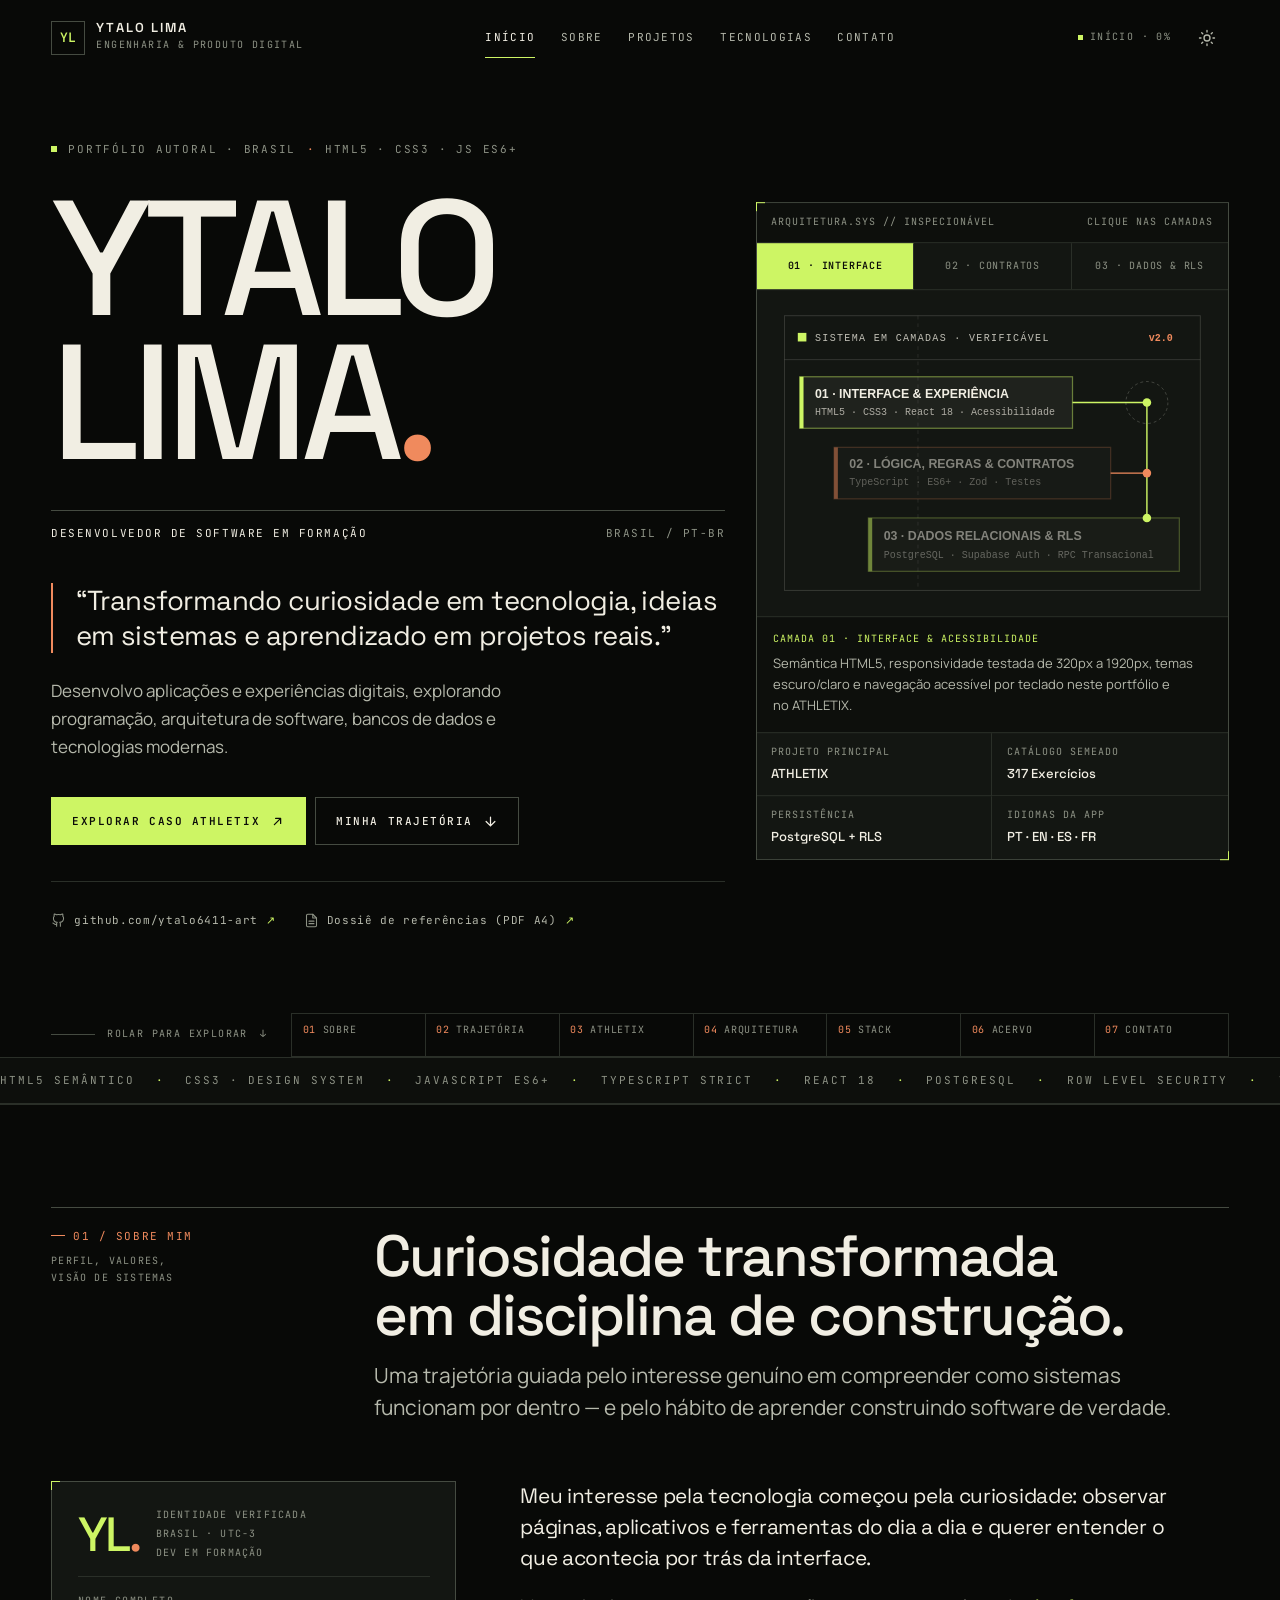
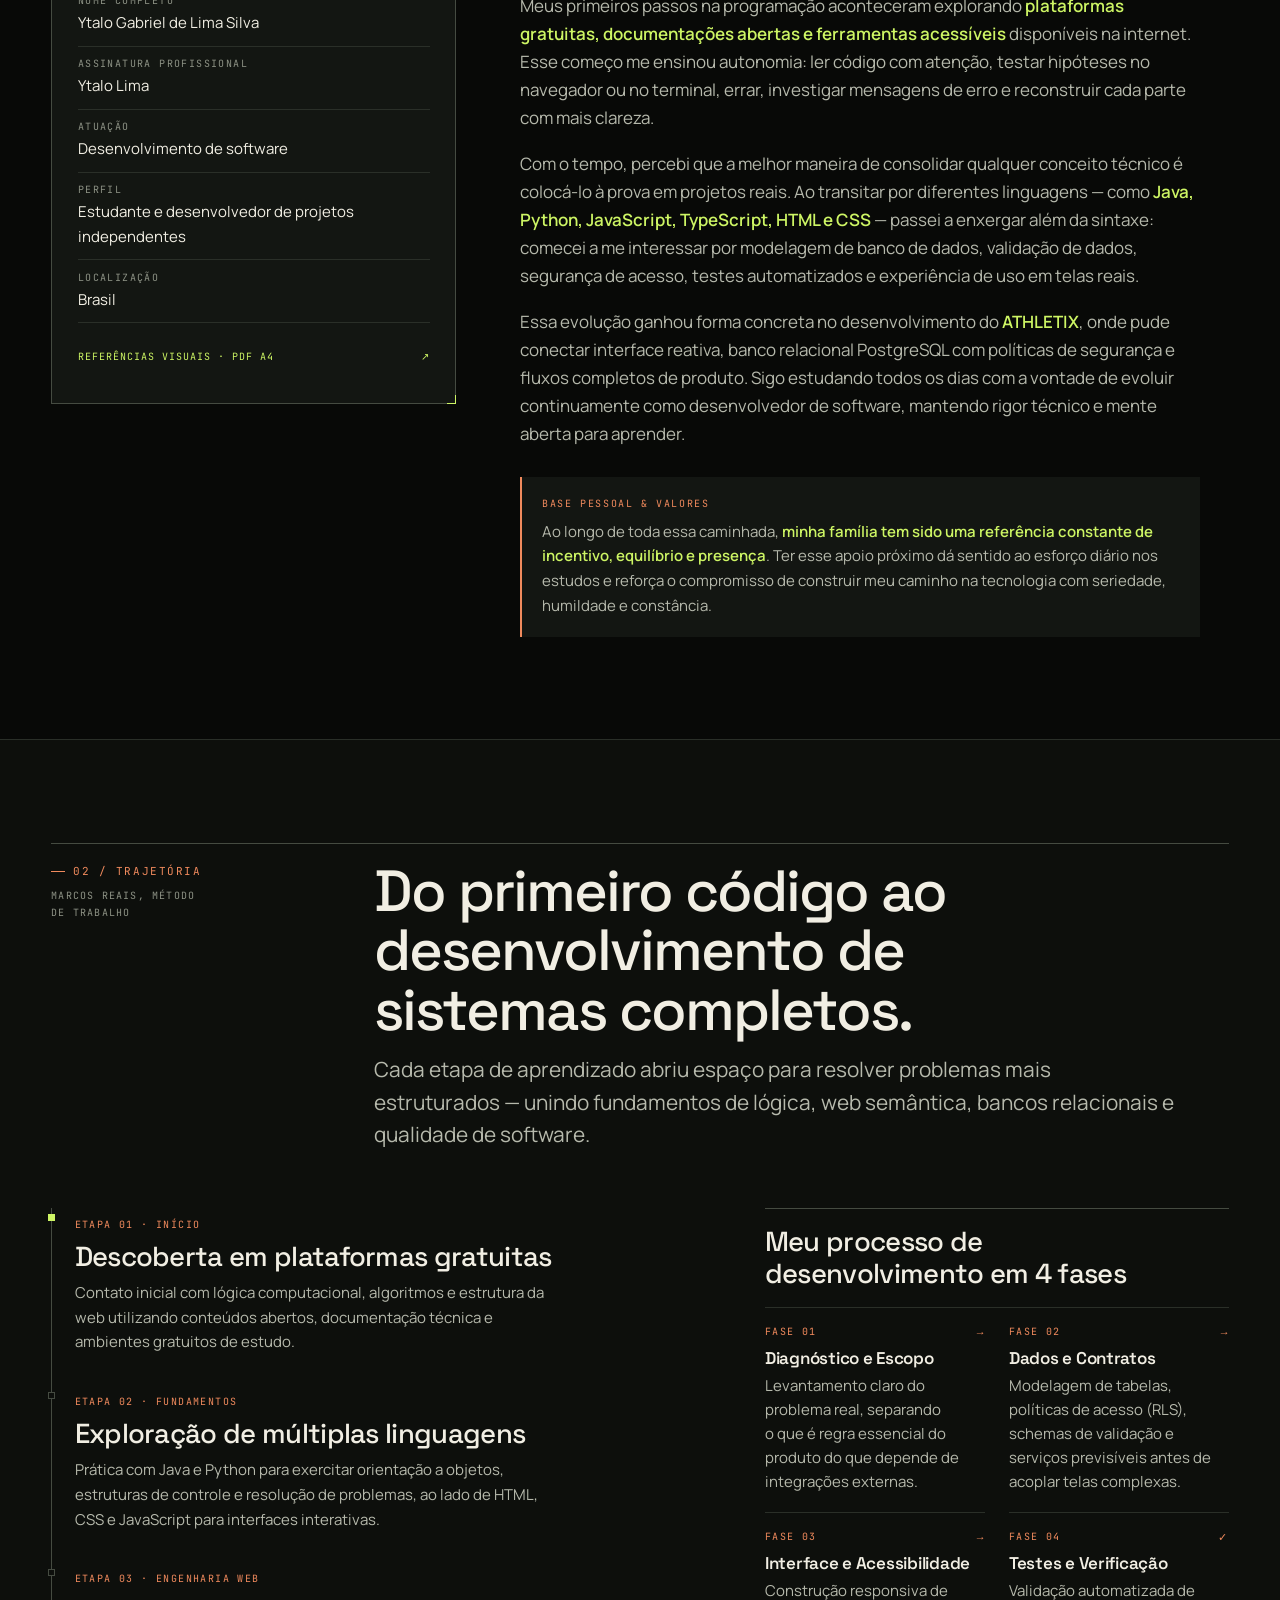
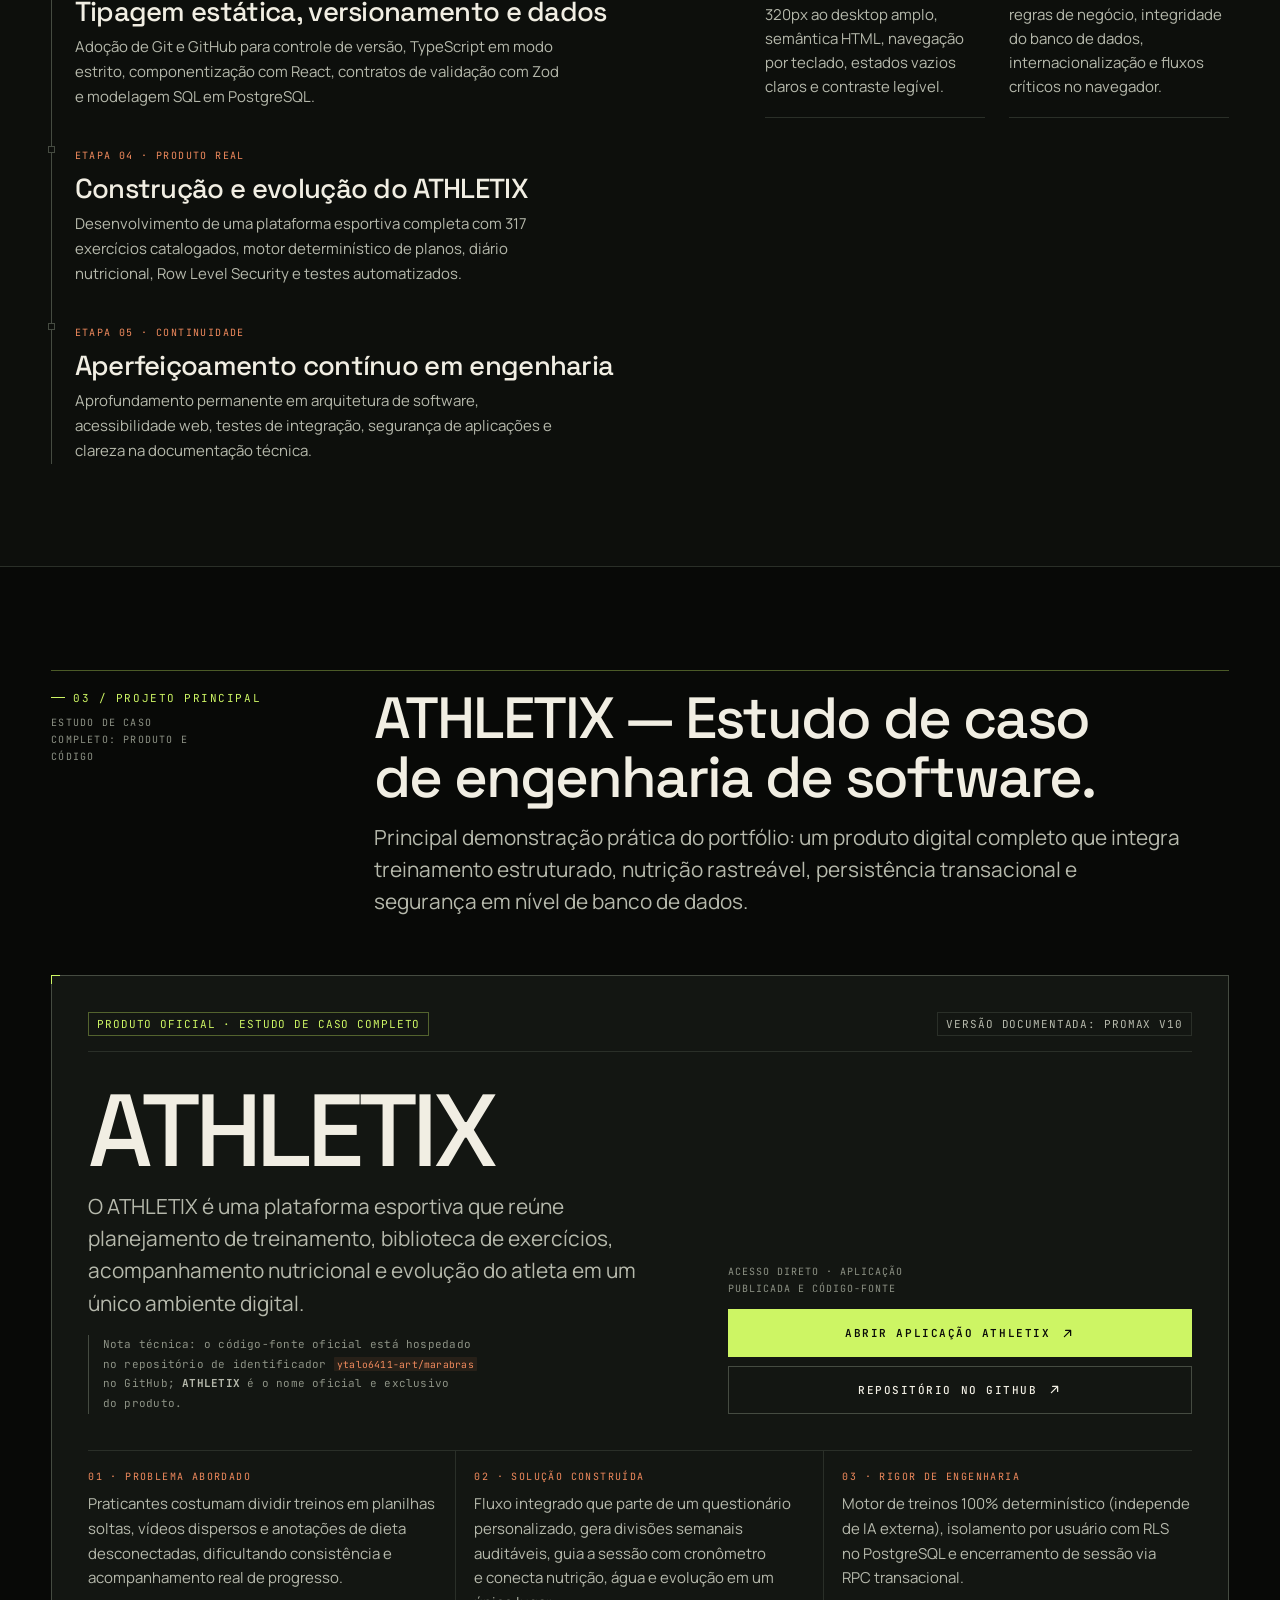
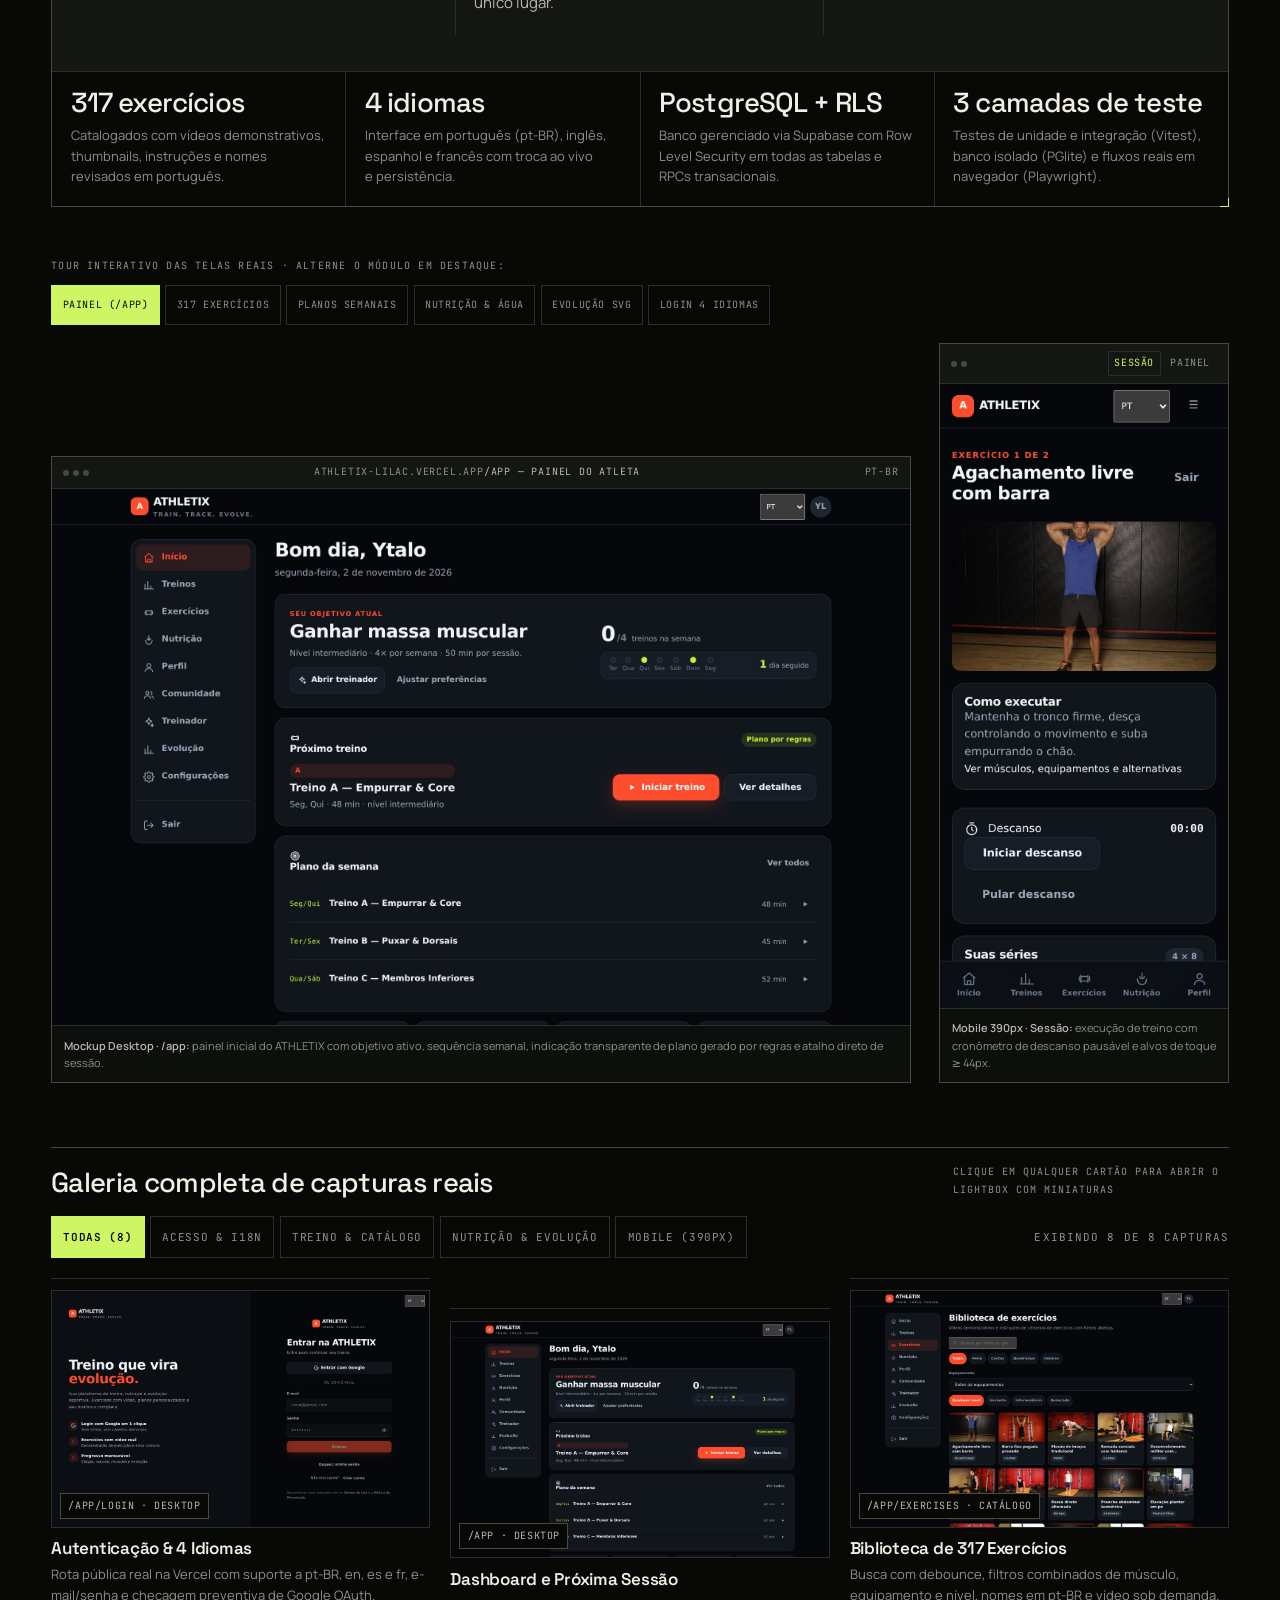
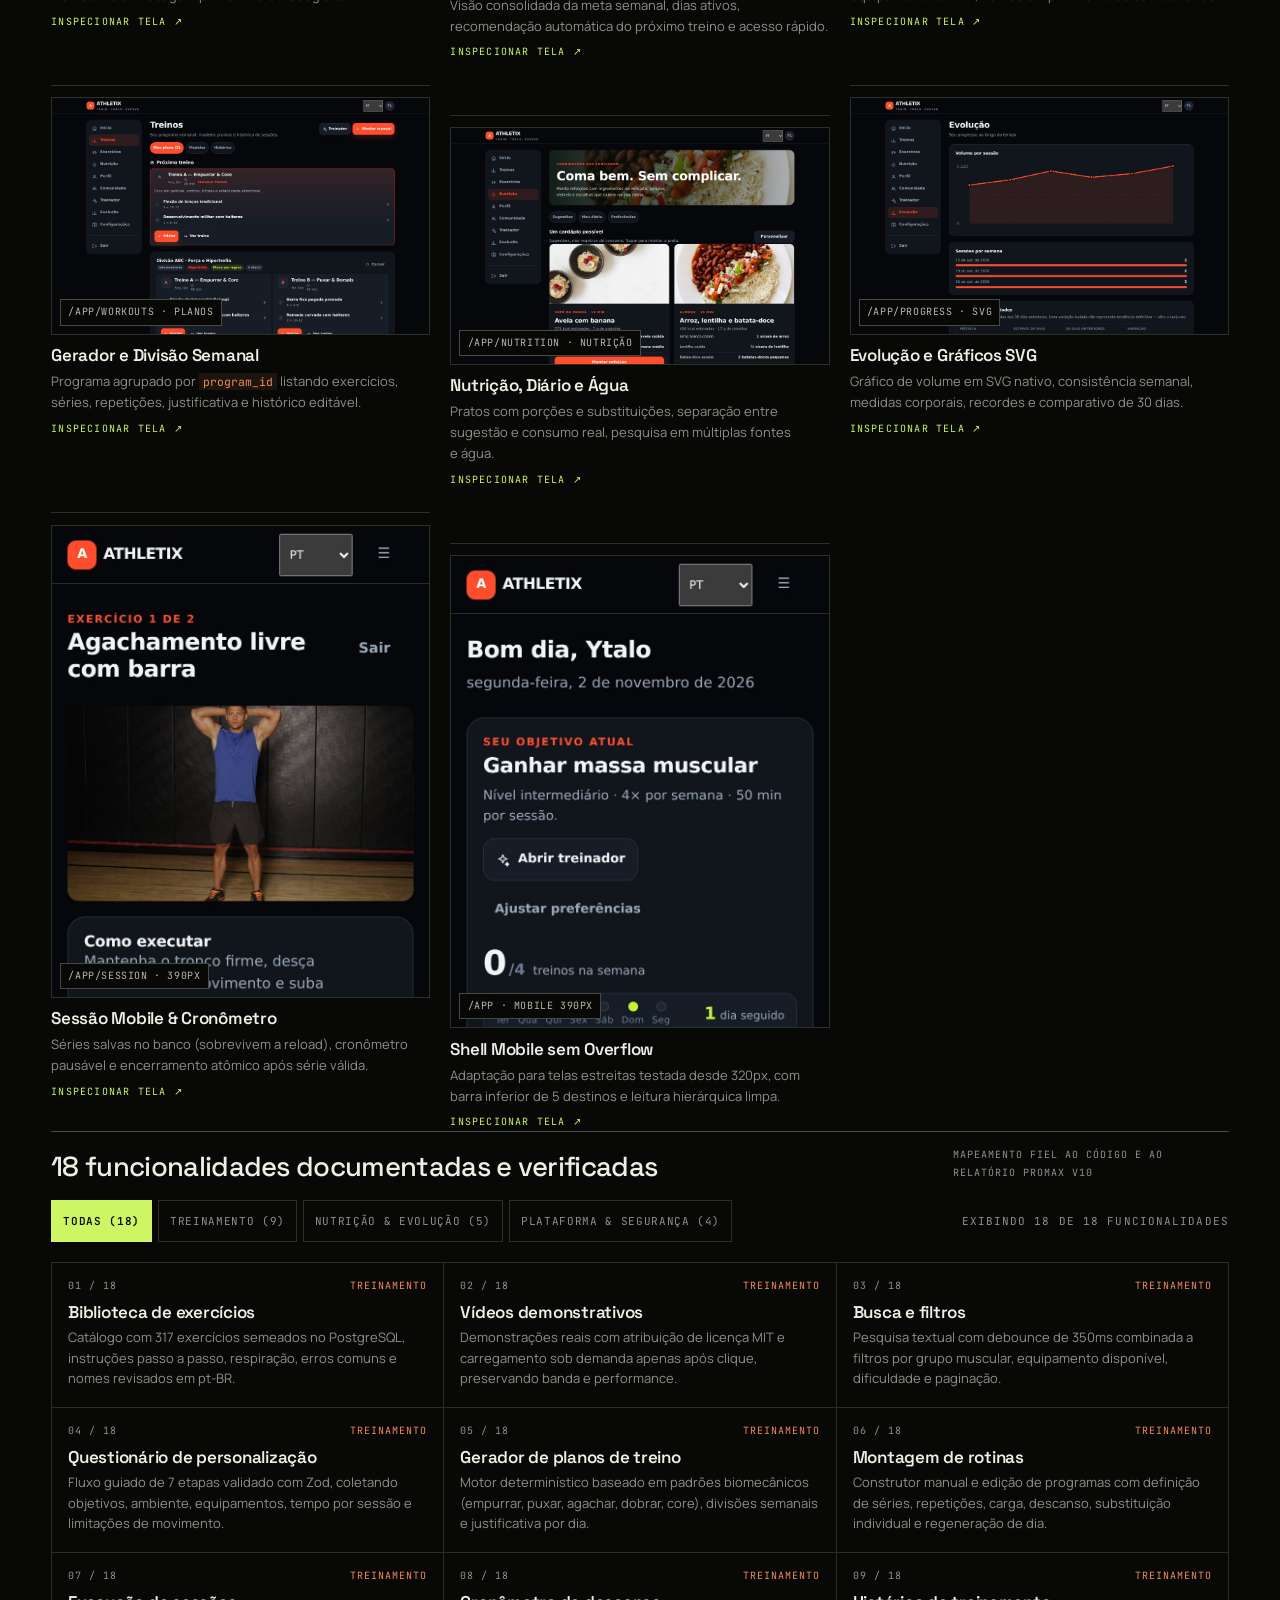
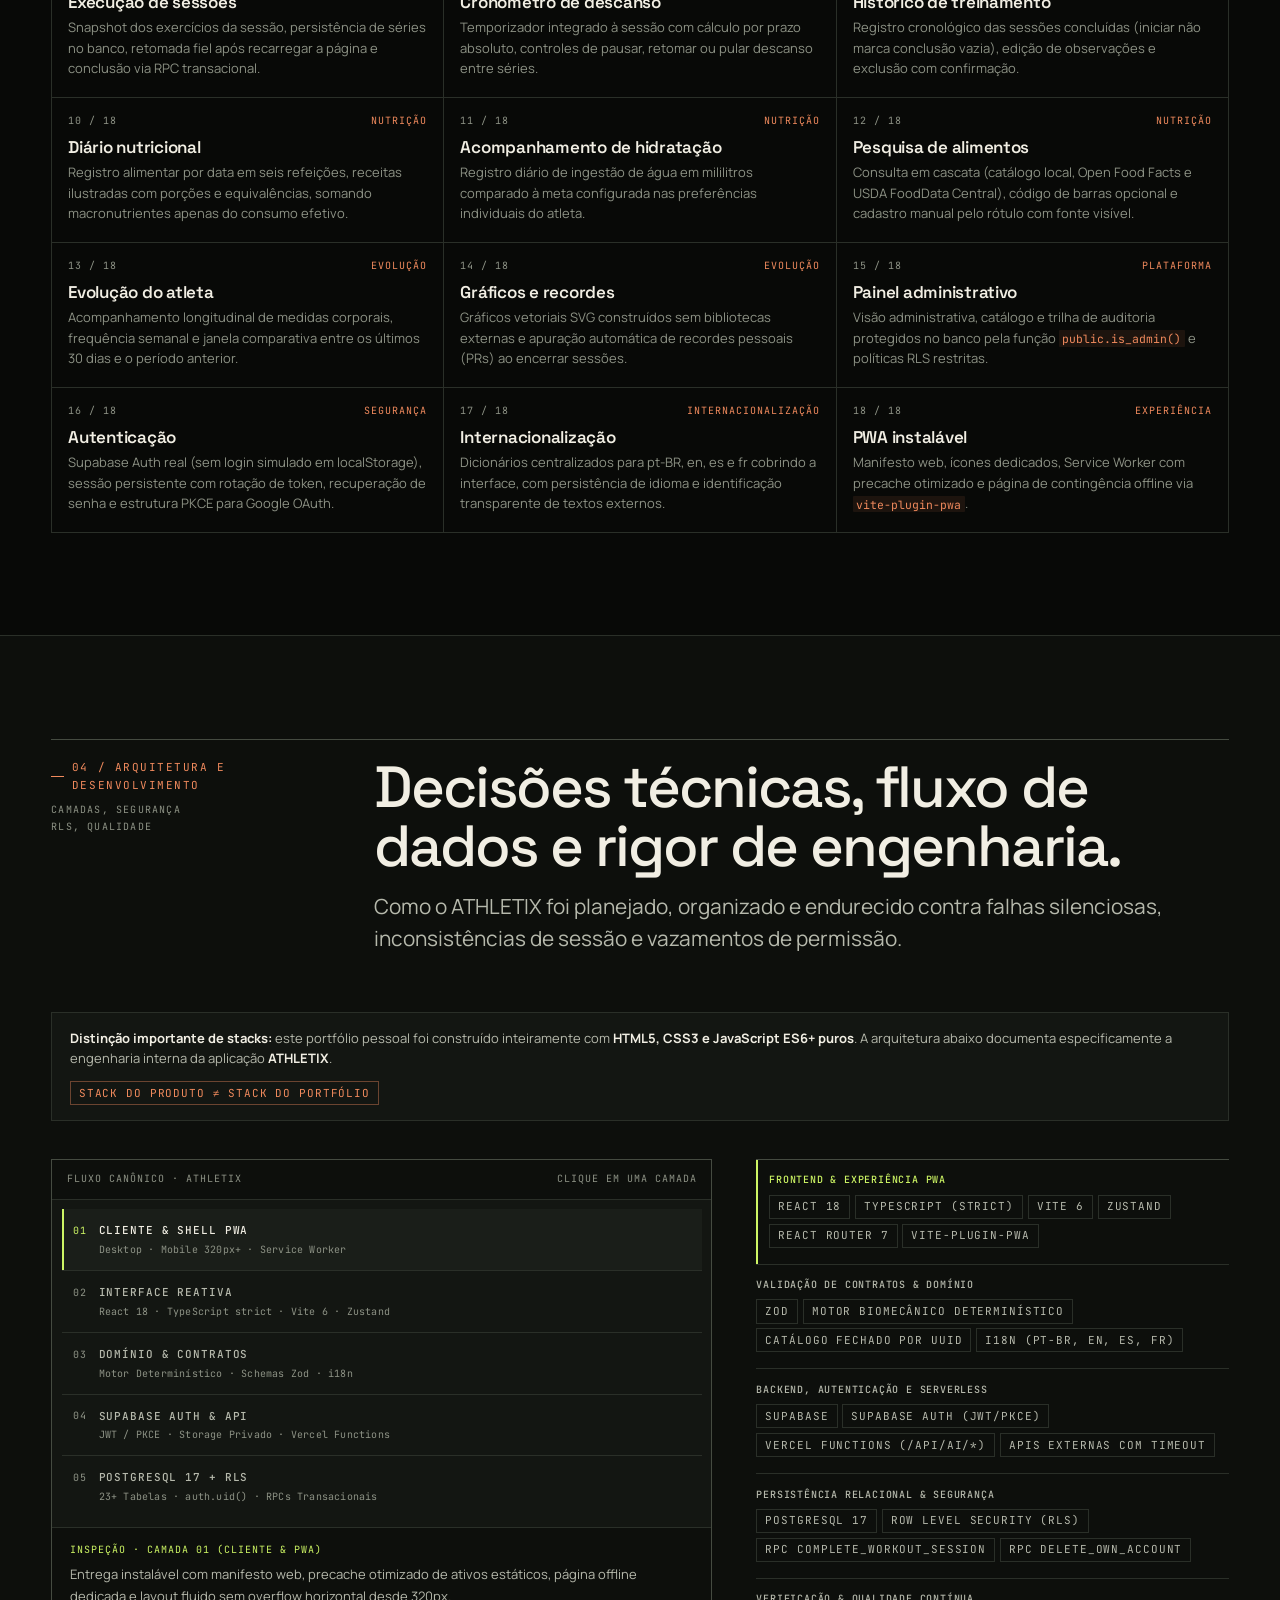
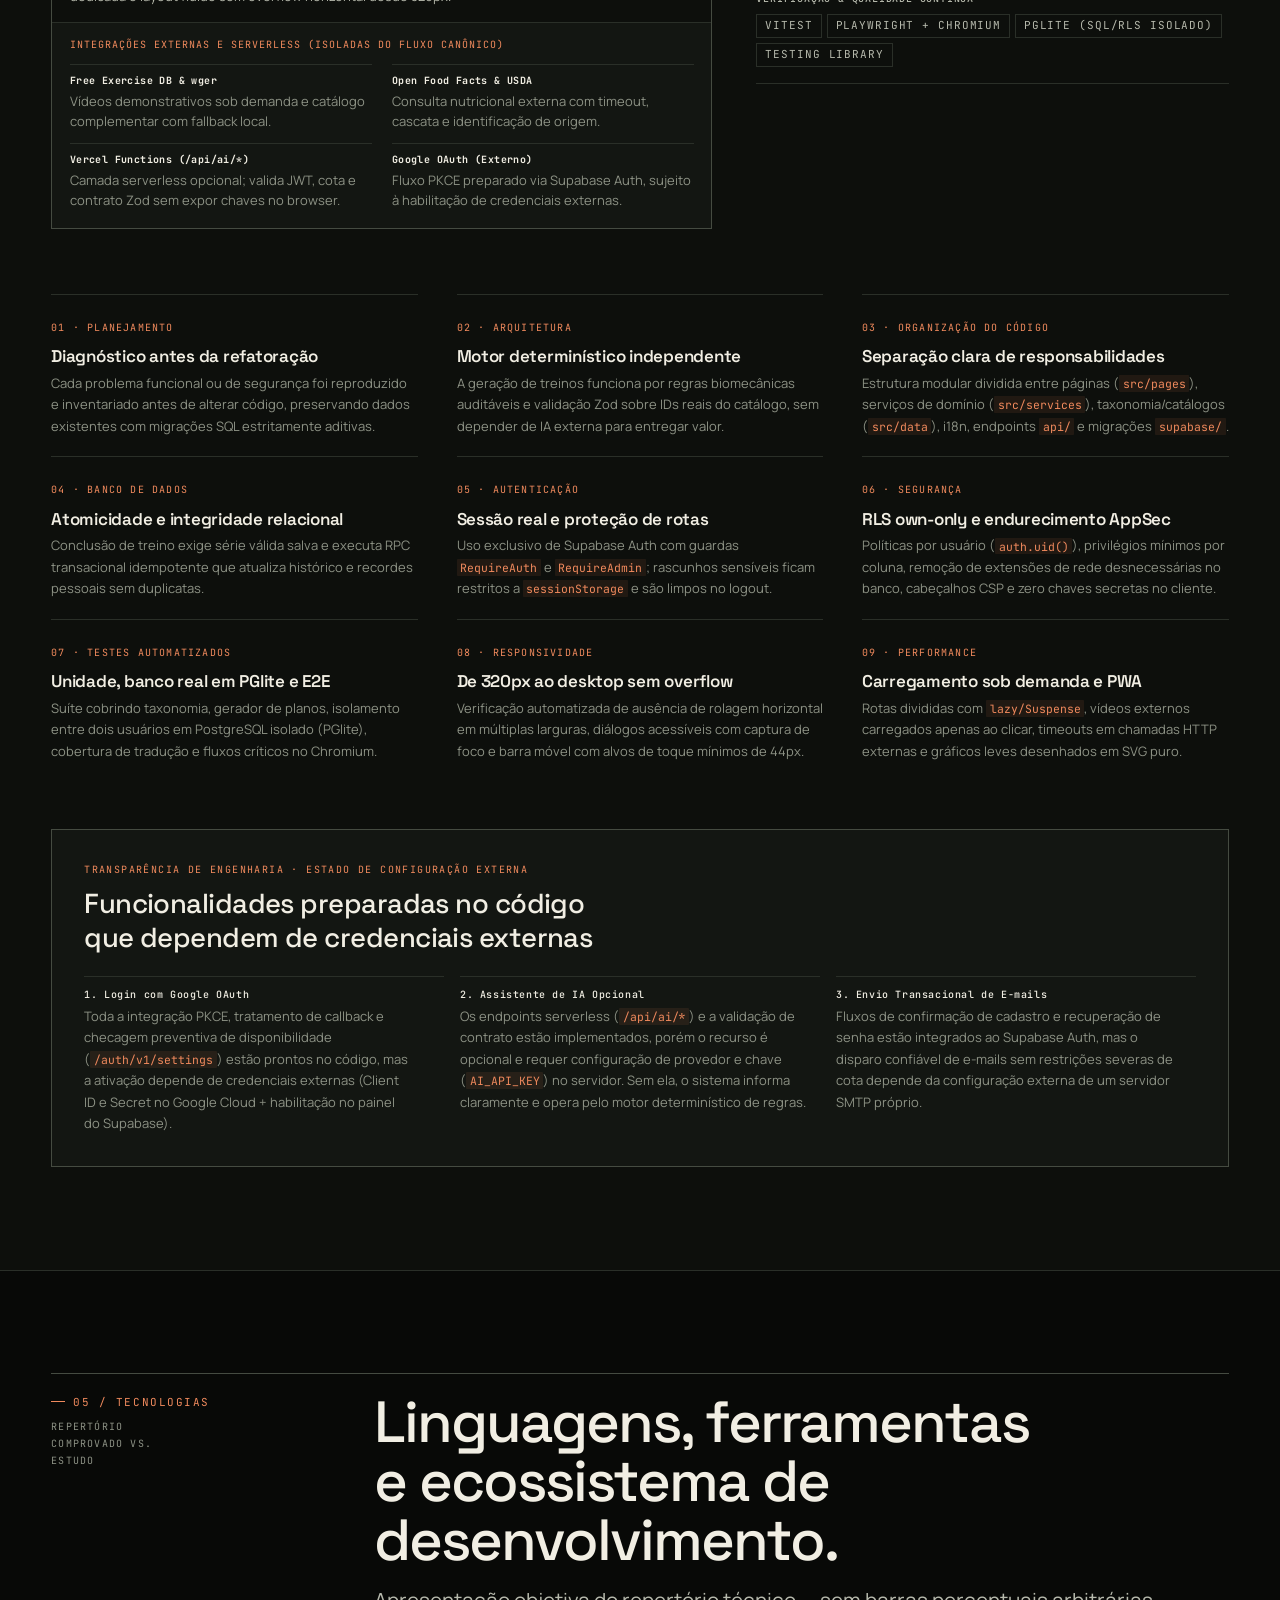
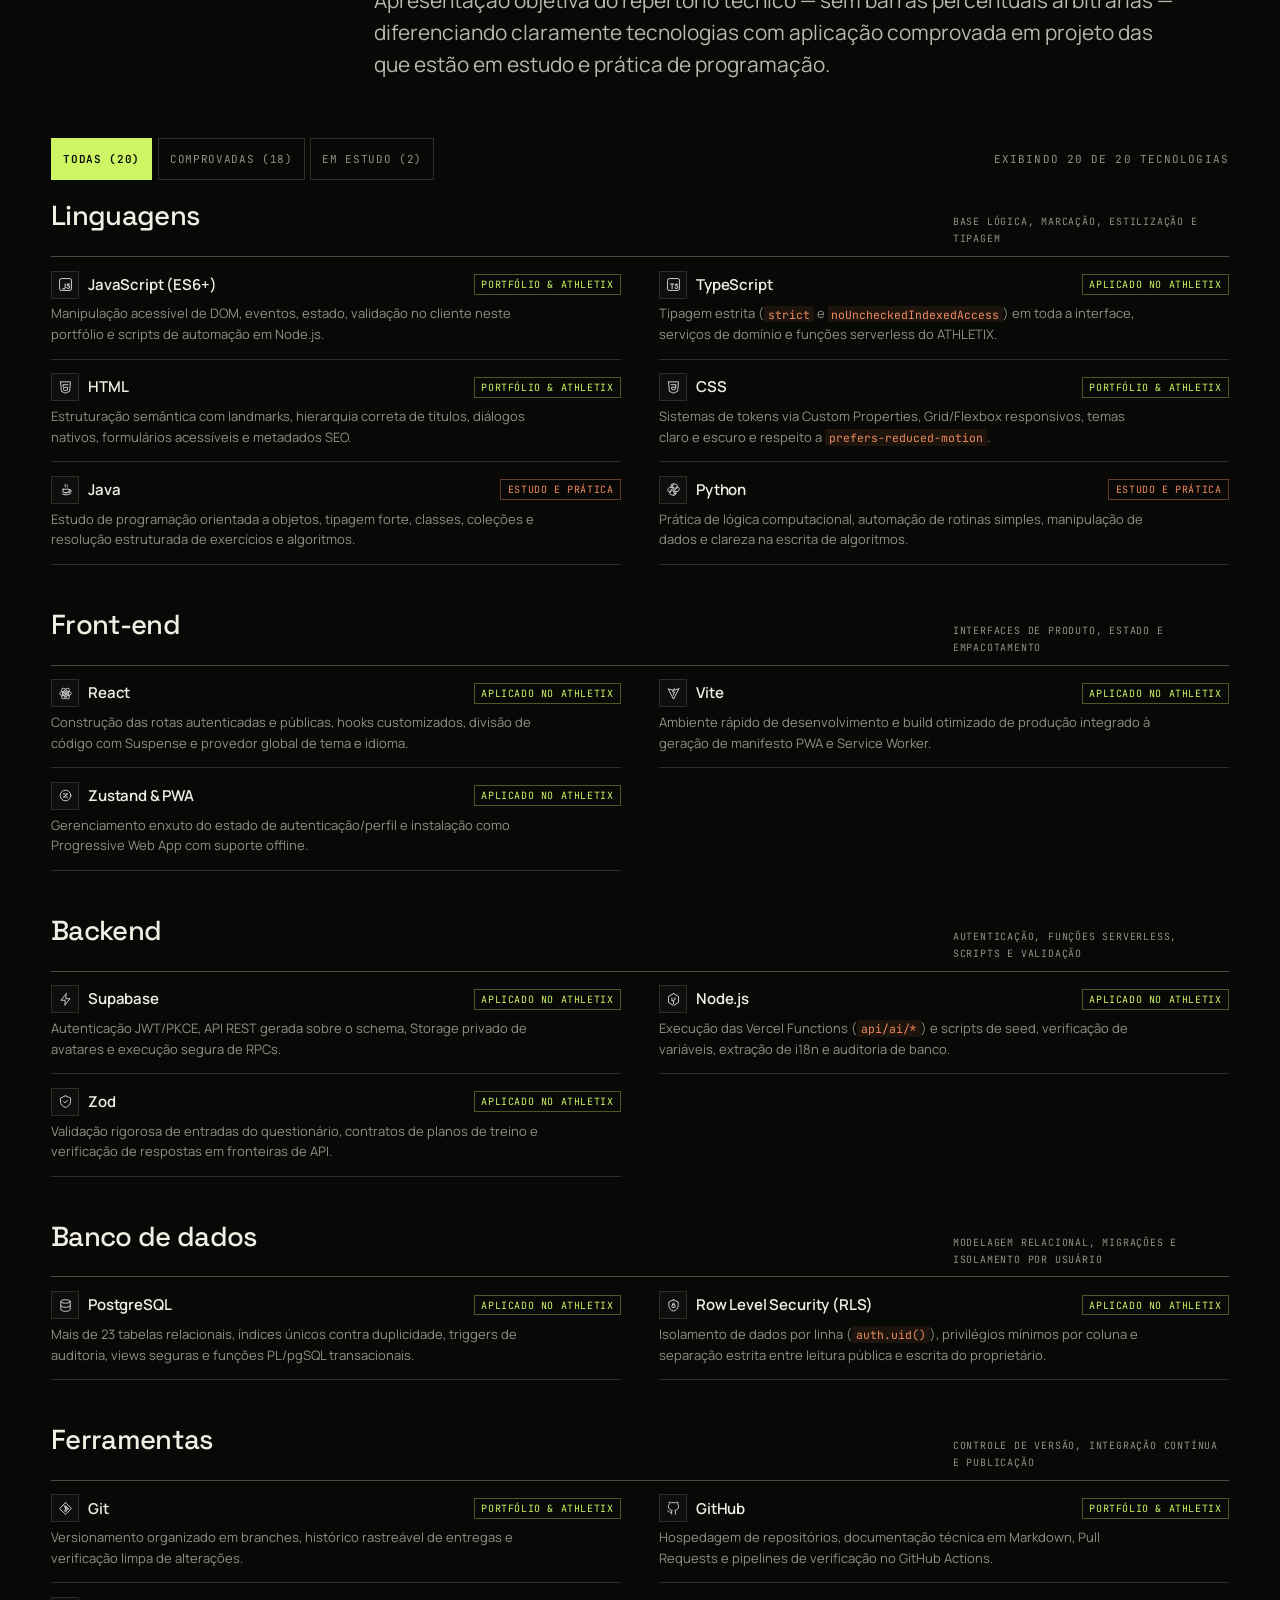
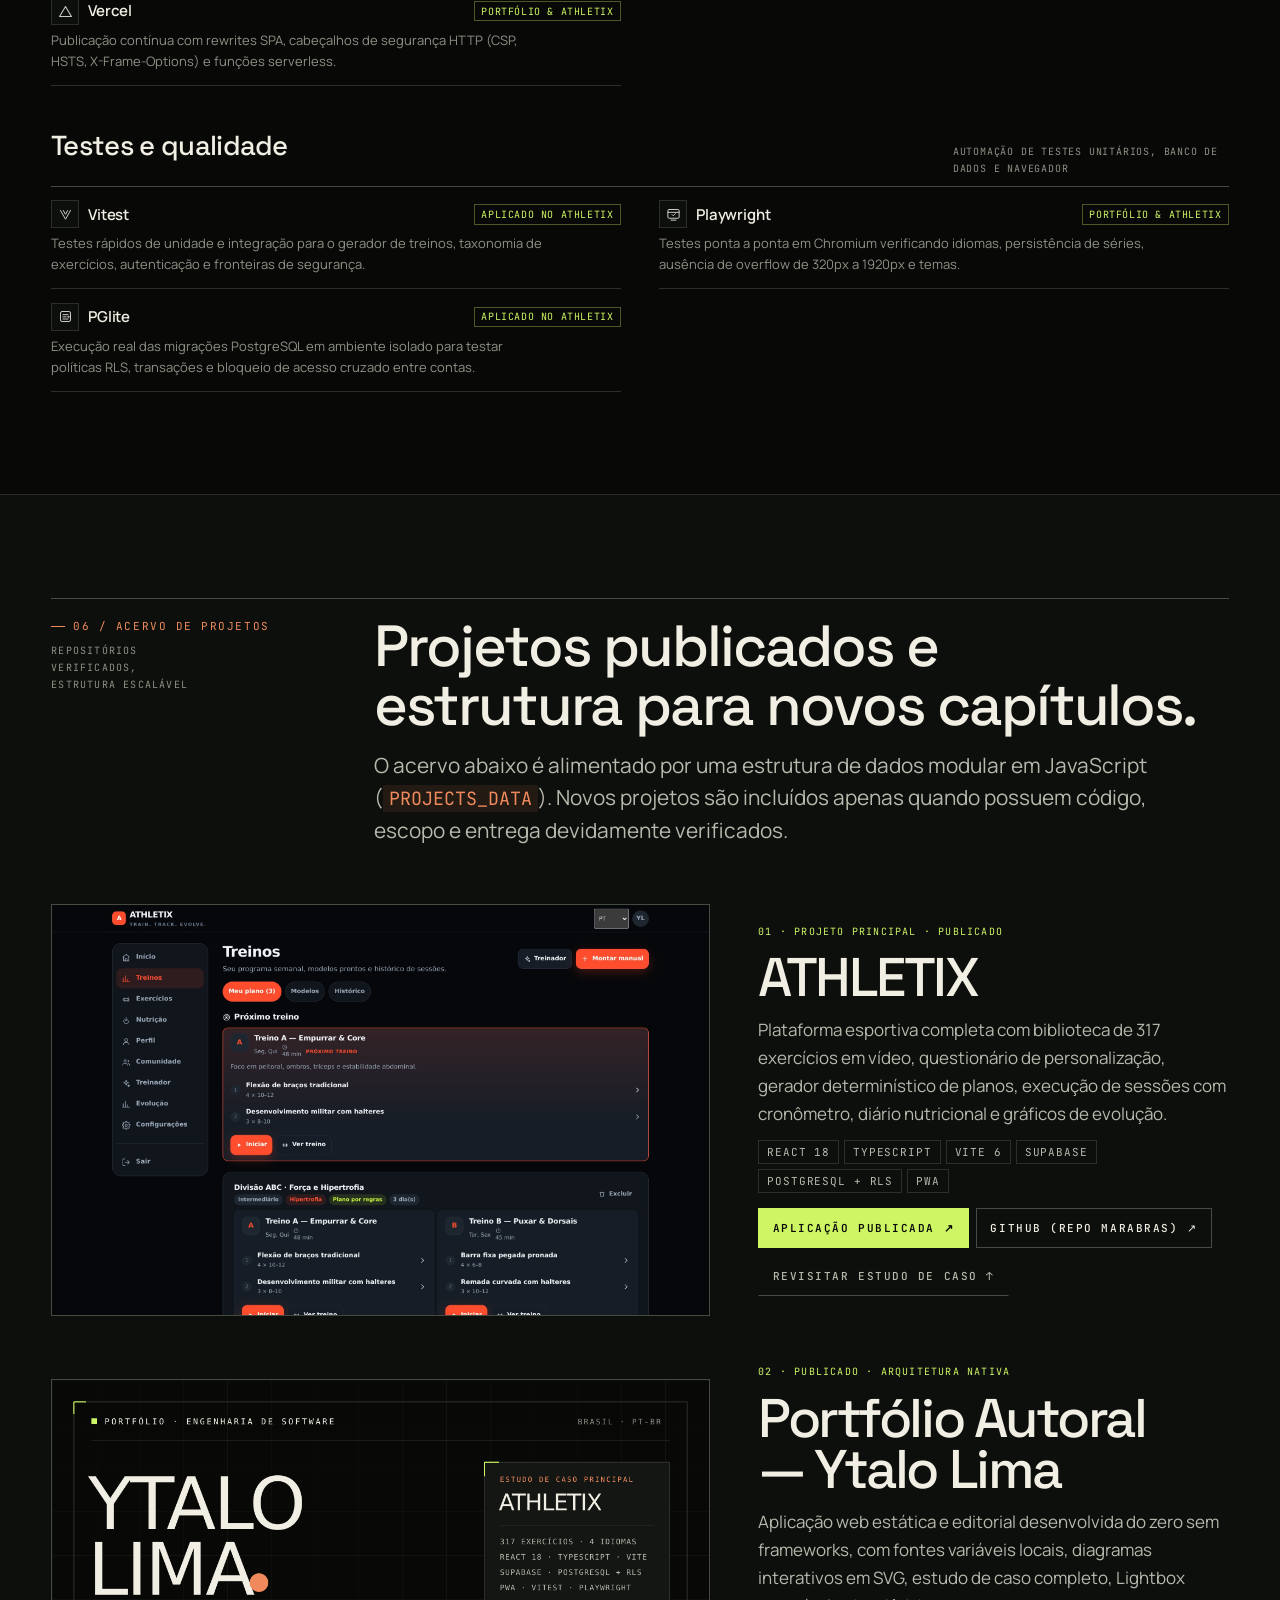
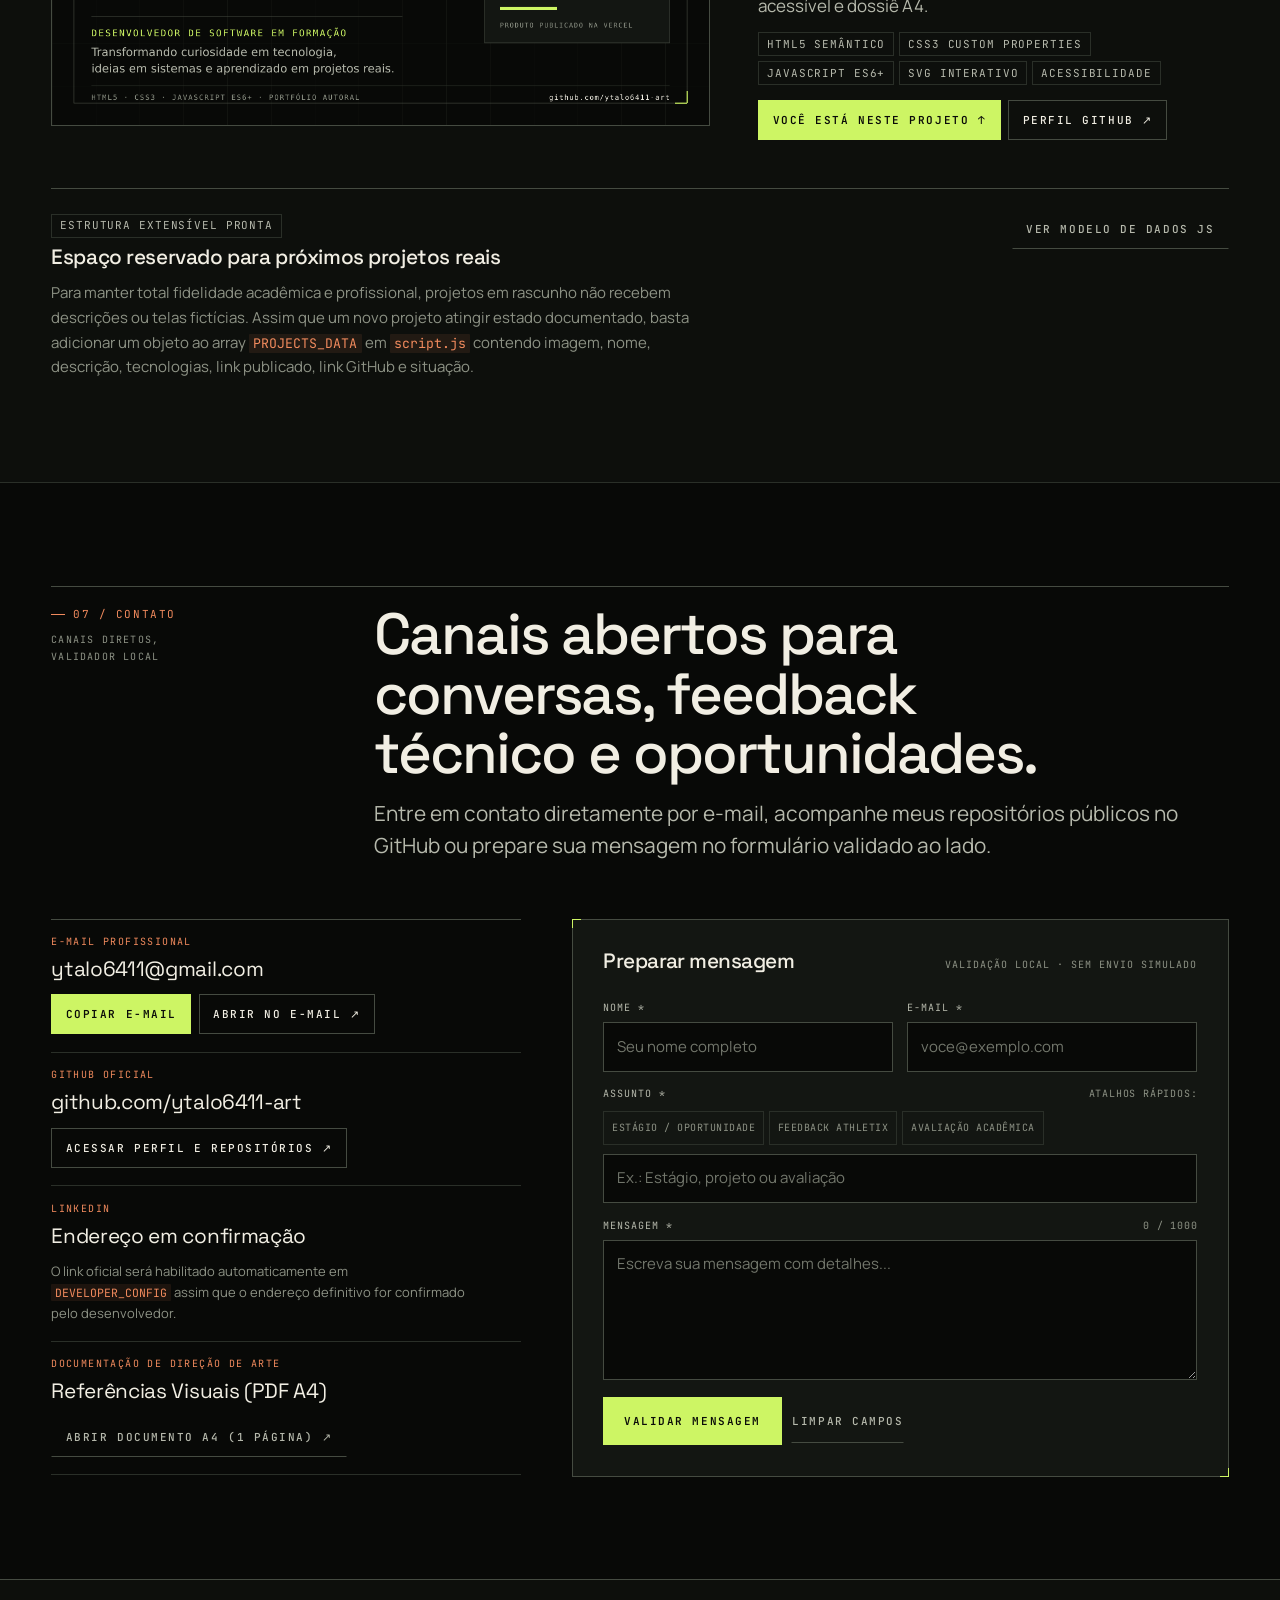
<file: index.html>
<!DOCTYPE html>
<html lang="pt-BR" data-theme="dark">
<head>
  <meta charset="UTF-8">
  <meta name="viewport" content="width=device-width, initial-scale=1.0">
  <title>Ytalo Lima — Portfólio de Desenvolvimento de Software &amp; Estudo de Caso ATHLETIX</title>
  <meta name="description" content="Portfólio profissional de Ytalo Gabriel de Lima Silva (Ytalo Lima), desenvolvedor de software em formação. Conheça sua trajetória, repertório técnico e o estudo de caso completo da plataforma esportiva ATHLETIX.">
  <meta name="author" content="Ytalo Gabriel de Lima Silva">
  <meta name="robots" content="index, follow">
  <meta name="theme-color" content="#080907" id="meta-theme-color">
  <meta name="color-scheme" content="dark light">

  <!-- Open Graph / Compartilhamento -->
  <meta property="og:type" content="website">
  <meta property="og:locale" content="pt_BR">
  <meta property="og:title" content="Ytalo Lima — Portfólio de Engenharia de Software &amp; Caso ATHLETIX">
  <meta property="og:description" content="Transformando curiosidade em tecnologia, ideias em sistemas e aprendizado em projetos reais. Estudo de caso completo do produto ATHLETIX.">
  <meta property="og:image" content="assets/images/og-image.png">
  <meta property="og:image:alt" content="Portfólio de Ytalo Lima com destaque para o estudo de caso de engenharia de software do ATHLETIX">
  <meta name="twitter:card" content="summary_large_image">
  <meta name="twitter:title" content="Ytalo Lima — Portfólio de Desenvolvimento de Software">
  <meta name="twitter:description" content="Experiências digitais, arquitetura de software, bancos de dados e o estudo de caso completo da plataforma ATHLETIX.">
  <meta name="twitter:image" content="assets/images/og-image.png">

  <link rel="icon" type="image/svg+xml" href="assets/images/favicon.svg">
  <link rel="preload" href="assets/fonts/space-grotesk-latin-wght-normal.woff2" as="font" type="font/woff2" crossorigin>
  <link rel="preload" href="assets/fonts/manrope-latin-wght-normal.woff2" as="font" type="font/woff2" crossorigin>
  <link rel="preload" href="assets/fonts/jetbrains-mono-latin-wght-normal.woff2" as="font" type="font/woff2" crossorigin>
  <link rel="stylesheet" href="styles.css">

  <!-- Inicialização imediata do tema para evitar flash visual -->
  <script>
    (function () {
      try {
        document.documentElement.classList.add('js-enabled');
        var saved = localStorage.getItem('ytalo-portfolio-theme');
        var theme = saved === 'light' || saved === 'dark' ? saved : 'dark';
        document.documentElement.setAttribute('data-theme', theme);
      } catch (e) {
        document.documentElement.setAttribute('data-theme', 'dark');
      }
    })();
  </script>
</head>
<body>
  <a class="skip-link" href="#conteudo-principal">Pular para o conteúdo principal</a>

  <!-- Indicador de Progresso de Leitura -->
  <div class="scroll-progress" aria-hidden="true">
    <div class="scroll-progress__bar" id="scroll-progress-bar"></div>
  </div>

  <!-- Cabeçalho Fixo -->
  <header class="site-header" id="topo">
    <div class="container site-header__inner">
      <a class="brand" href="#inicio" aria-label="Ytalo Lima — Voltar ao início">
        <span class="brand__mark" aria-hidden="true">YL</span>
        <span class="brand__text">
          <span class="brand__name">YTALO LIMA</span>
          <span class="brand__role">Engenharia &amp; Produto Digital</span>
        </span>
      </a>

      <nav class="site-nav" aria-label="Navegação principal">
        <a class="site-nav__link" href="#inicio" data-nav-target="inicio" aria-current="true">Início</a>
        <a class="site-nav__link" href="#sobre" data-nav-target="sobre">Sobre</a>
        <a class="site-nav__link" href="#athletix" data-nav-target="projetos">Projetos</a>
        <a class="site-nav__link" href="#tecnologias" data-nav-target="tecnologias">Tecnologias</a>
        <a class="site-nav__link" href="#contato" data-nav-target="contato">Contato</a>
      </nav>

      <div class="header-actions">
        <div class="reading-telemetry" aria-hidden="true">
          <span class="reading-telemetry__dot"></span>
          <span id="reading-telemetry-text">INÍCIO · 0%</span>
        </div>

        <button
          type="button"
          class="theme-toggle"
          id="theme-toggle"
          aria-label="Alternar para modo claro"
          title="Alternar tema claro ou escuro"
        >
          <svg id="theme-icon-sun" viewBox="0 0 24 24" fill="none" stroke="currentColor" stroke-width="1.8" stroke-linecap="round" stroke-linejoin="round" aria-hidden="true">
            <circle cx="12" cy="12" r="4"></circle>
            <path d="M12 2v2M12 20v2M4.93 4.93l1.41 1.41M17.66 17.66l1.41 1.41M2 12h2M20 12h2M6.34 17.66l-1.41 1.41M19.07 4.93l-1.41 1.41"></path>
          </svg>
          <svg id="theme-icon-moon" viewBox="0 0 24 24" fill="none" stroke="currentColor" stroke-width="1.8" stroke-linecap="round" stroke-linejoin="round" aria-hidden="true" hidden>
            <path d="M21 12.79A9 9 0 1 1 11.21 3 7 7 0 0 0 21 12.79z"></path>
          </svg>
          <span class="theme-toggle__label" id="theme-toggle-label">Modo claro</span>
        </button>

        <button
          type="button"
          class="menu-toggle"
          id="menu-toggle"
          aria-expanded="false"
          aria-controls="mobile-nav"
          aria-label="Abrir menu de navegação"
        >
          <svg id="menu-icon-open" width="20" height="20" viewBox="0 0 24 24" fill="none" stroke="currentColor" stroke-width="1.8" stroke-linecap="round" aria-hidden="true">
            <path d="M4 7h16M4 12h16M4 17h11"></path>
          </svg>
          <svg id="menu-icon-close" width="20" height="20" viewBox="0 0 24 24" fill="none" stroke="currentColor" stroke-width="1.8" stroke-linecap="round" aria-hidden="true" hidden>
            <path d="M6 6l12 12M18 6L6 18"></path>
          </svg>
        </button>
      </div>
    </div>
  </header>

  <!-- Scrim e Navegação Mobile -->
  <div class="mobile-nav-backdrop" id="mobile-nav-backdrop" aria-hidden="true"></div>
  <nav class="mobile-nav" id="mobile-nav" aria-label="Navegação móvel" aria-hidden="true">
    <ul class="mobile-nav__list">
      <li><a class="mobile-nav__link" href="#inicio" data-nav-target="inicio">Início <span>01 →</span></a></li>
      <li><a class="mobile-nav__link" href="#sobre" data-nav-target="sobre">Sobre &amp; Trajetória <span>02 →</span></a></li>
      <li><a class="mobile-nav__link" href="#athletix" data-nav-target="projetos">Estudo de Caso · ATHLETIX <span>03 →</span></a></li>
      <li><a class="mobile-nav__link" href="#tecnologias" data-nav-target="tecnologias">Tecnologias &amp; Ecossistema <span>04 →</span></a></li>
      <li><a class="mobile-nav__link" href="#contato" data-nav-target="contato">Contato Direto <span>05 →</span></a></li>
    </ul>
    <div class="mobile-nav__actions">
      <a class="btn btn--primary btn--sm" href="https://athletix-lilac.vercel.app" target="_blank" rel="noopener noreferrer">Abrir ATHLETIX ↗</a>
      <a class="btn btn--secondary btn--sm" href="https://github.com/ytalo6411-art" target="_blank" rel="noopener noreferrer">GitHub Oficial ↗</a>
    </div>
    <div class="mobile-nav__meta">
      <span>Brasil · Português (pt-BR)</span>
      <a href="docs/referencias-visuais.pdf" target="_blank" rel="noopener noreferrer">Referências Visuais (PDF) ↗</a>
    </div>
  </nav>

  <!-- Trilho lateral de leitura (apenas telas amplas) -->
  <nav class="rail-index" id="rail-index" aria-label="Índice lateral do documento">
    <span class="rail-index__title" aria-hidden="true">ÍNDICE</span>
    <ol class="rail-index__list">
      <li><a class="rail-index__link" href="#inicio" data-rail-target="inicio"><span class="rail-index__num">00</span><span class="rail-index__text">Início</span></a></li>
      <li><a class="rail-index__link" href="#sobre" data-rail-target="sobre"><span class="rail-index__num">01</span><span class="rail-index__text">Sobre</span></a></li>
      <li><a class="rail-index__link" href="#trajetoria" data-rail-target="sobre"><span class="rail-index__num">02</span><span class="rail-index__text">Trajetória</span></a></li>
      <li><a class="rail-index__link" href="#athletix" data-rail-target="projetos"><span class="rail-index__num">03</span><span class="rail-index__text">ATHLETIX</span></a></li>
      <li><a class="rail-index__link" href="#arquitetura" data-rail-target="projetos"><span class="rail-index__num">04</span><span class="rail-index__text">Arquitetura</span></a></li>
      <li><a class="rail-index__link" href="#tecnologias" data-rail-target="tecnologias"><span class="rail-index__num">05</span><span class="rail-index__text">Tecnologias</span></a></li>
      <li><a class="rail-index__link" href="#projetos" data-rail-target="projetos"><span class="rail-index__num">06</span><span class="rail-index__text">Acervo</span></a></li>
      <li><a class="rail-index__link" href="#contato" data-rail-target="contato"><span class="rail-index__num">07</span><span class="rail-index__text">Contato</span></a></li>
    </ol>
  </nav>

  <main id="conteudo-principal">
    <!-- =====================================================================
         SEÇÃO 01 — HERO / APRESENTAÇÃO INICIAL
         ===================================================================== -->
    <section class="hero" id="inicio" data-section-group="inicio" data-section-label="INÍCIO" aria-labelledby="hero-title">
      <div class="container">
        <div class="hero__grid">
          <div class="hero__content" data-reveal>
            <div class="hero__eyebrow">
              <span class="hero__pulse" aria-hidden="true"></span>
              <span>Portfólio autoral · Brasil</span>
              <span><span class="hero__eyebrow-dot" aria-hidden="true">·</span> HTML5 · CSS3 · JS ES6+</span>
            </div>

            <h1 class="hero__title" id="hero-title" aria-label="Ytalo Lima">
              <span class="hero__line"><span class="hero__line-inner">YTALO</span></span>
              <span class="hero__line"><span class="hero__line-inner">LIMA<span class="hero__title-dot" aria-hidden="true">.</span></span></span>
            </h1>

            <div class="hero__meta">
              <p class="hero__role">Desenvolvedor de software em formação</p>
              <p class="hero__locale">Brasil <span aria-hidden="true">/</span> pt-BR</p>
            </div>

            <div class="hero__narrative">
              <p class="hero__manifesto">
                &ldquo;Transformando curiosidade em tecnologia, ideias em sistemas e aprendizado em projetos reais.&rdquo;
              </p>
              <p class="hero__description">
                Desenvolvo aplicações e experiências digitais, explorando programação, arquitetura de software, bancos de dados e tecnologias modernas.
              </p>
            </div>

            <div class="hero__actions">
              <a class="btn btn--primary" href="#athletix">
                <span>Explorar caso ATHLETIX</span>
                <svg viewBox="0 0 24 24" fill="none" stroke="currentColor" stroke-width="2" stroke-linecap="round" stroke-linejoin="round" aria-hidden="true">
                  <path d="M7 17L17 7M9 7h8v8"></path>
                </svg>
              </a>
              <a class="btn btn--secondary btn--down" href="#trajetoria">
                <span>Minha trajetória</span>
                <svg viewBox="0 0 24 24" fill="none" stroke="currentColor" stroke-width="2" stroke-linecap="round" stroke-linejoin="round" aria-hidden="true">
                  <path d="M12 5v14M19 12l-7 7-7-7"></path>
                </svg>
              </a>
            </div>

            <div class="hero__links-row">
              <a
                class="hero__github-link"
                href="https://github.com/ytalo6411-art"
                target="_blank"
                rel="noopener noreferrer"
              >
                <svg viewBox="0 0 24 24" fill="none" stroke="currentColor" stroke-width="1.7" stroke-linecap="round" stroke-linejoin="round" aria-hidden="true">
                  <path d="M15 21v-3.5a3.2 3.2 0 0 0-.9-2.5c3-.3 6-1.5 6-6.5a5 5 0 0 0-1.3-3.5 4.6 4.6 0 0 0-.1-3.4s-1.1-.3-3.6 1.3a12.3 12.3 0 0 0-6.2 0C6.4 1.3 5.3 1.6 5.3 1.6a4.6 4.6 0 0 0-.1 3.4A5 5 0 0 0 3.9 8.5c0 5 3 6.2 6 6.5a3.2 3.2 0 0 0-.9 2.5V21"></path>
                  <path d="M9 18c-4 1.4-4-2-6-2"></path>
                </svg>
                <span>github.com/ytalo6411-art</span>
                <span class="hero__github-arrow" aria-hidden="true">↗</span>
              </a>

              <a
                class="hero__github-link"
                href="docs/referencias-visuais.pdf"
                target="_blank"
                rel="noopener noreferrer"
              >
                <svg viewBox="0 0 24 24" fill="none" stroke="currentColor" stroke-width="1.7" stroke-linecap="round" stroke-linejoin="round" aria-hidden="true">
                  <path d="M14 2H6a2 2 0 0 0-2 2v16a2 2 0 0 0 2 2h12a2 2 0 0 0 2-2V8z"></path>
                  <path d="M14 2v6h6M16 13H8M16 17H8"></path>
                </svg>
                <span>Dossiê de referências (PDF A4)</span>
                <span class="hero__github-arrow" aria-hidden="true">↗</span>
              </a>
            </div>
          </div>

          <aside class="hero-construct editorial-frame" aria-label="Diagrama interativo de engenharia em camadas" data-reveal data-parallax="0.5">
            <div class="hero-construct__bar">
              <span>ARQUITETURA.SYS // INSPECIONÁVEL</span>
              <span>CLIQUE NAS CAMADAS</span>
            </div>

            <div class="hero-construct__tabs" role="tablist" aria-label="Selecionar camada arquitetural">
              <button type="button" class="blueprint-tab" role="tab" data-blueprint-tab="0" aria-selected="true" aria-controls="hero-readout">01 · Interface</button>
              <button type="button" class="blueprint-tab" role="tab" data-blueprint-tab="1" aria-selected="false" aria-controls="hero-readout">02 · Contratos</button>
              <button type="button" class="blueprint-tab" role="tab" data-blueprint-tab="2" aria-selected="false" aria-controls="hero-readout">03 · Dados &amp; RLS</button>
            </div>

            <div class="hero-construct__canvas">
              <svg class="hero-construct__svg" viewBox="0 0 460 308" role="img" aria-label="Construção geométrica interativa representando três camadas: Interface e Experiência, Lógica e Contratos, e Dados Relacionais com RLS">
                <!-- Moldura de coordenadas -->
                <rect x="12" y="10" width="436" height="288" fill="none" stroke="currentColor" stroke-opacity="0.16" stroke-width="1"/>
                <line x1="12" y1="56" x2="448" y2="56" stroke="currentColor" stroke-opacity="0.14" stroke-width="1"/>
                <line x1="152" y1="10" x2="152" y2="298" stroke="currentColor" stroke-opacity="0.1" stroke-dasharray="4 4"/>

                <!-- Cabeçalho interno -->
                <rect x="26" y="28" width="9" height="9" style="fill: var(--accent-primary)"/>
                <text x="44" y="36" fill="currentColor" fill-opacity="0.78" font-family="monospace" font-size="10.5" letter-spacing="1.4">SISTEMA EM CAMADAS · VERIFICÁVEL</text>
                <text x="394" y="36" style="fill: var(--accent-alt)" font-family="monospace" font-weight="600" font-size="10.5">v2.0</text>

                <!-- Camada 01: Interface -->
                <g class="blueprint-layer is-active" data-blueprint-layer="0">
                  <rect class="layer-box" x="28" y="74" width="286" height="54" fill="currentColor" fill-opacity="0.05" style="stroke: var(--accent-primary)" stroke-opacity="0.45" stroke-width="1.3"/>
                  <rect x="28" y="74" width="4" height="54" style="fill: var(--accent-primary)"/>
                  <text x="44" y="96" fill="currentColor" font-family="sans-serif" font-weight="700" font-size="13">01 · INTERFACE &amp; EXPERIÊNCIA</text>
                  <text x="44" y="114" fill="currentColor" fill-opacity="0.68" font-family="monospace" font-size="10.5">HTML5 · CSS3 · React 18 · Acessibilidade</text>
                </g>

                <!-- Camada 02: Regras & Validações -->
                <g class="blueprint-layer" data-blueprint-layer="1">
                  <rect class="layer-box" x="64" y="148" width="290" height="54" fill="currentColor" fill-opacity="0.04" style="stroke: var(--accent-alt)" stroke-opacity="0.42" stroke-width="1.3"/>
                  <rect x="64" y="148" width="4" height="54" style="fill: var(--accent-alt)"/>
                  <text x="80" y="170" fill="currentColor" font-family="sans-serif" font-weight="700" font-size="13">02 · LÓGICA, REGRAS &amp; CONTRATOS</text>
                  <text x="80" y="188" fill="currentColor" fill-opacity="0.68" font-family="monospace" font-size="10.5">TypeScript · ES6+ · Zod · Testes</text>
                </g>

                <!-- Camada 03: Dados & Segurança -->
                <g class="blueprint-layer" data-blueprint-layer="2">
                  <rect class="layer-box" x="100" y="222" width="326" height="56" fill="currentColor" fill-opacity="0.05" style="stroke: var(--accent-primary)" stroke-opacity="0.55" stroke-width="1.3"/>
                  <rect x="100" y="222" width="4" height="56" style="fill: var(--accent-primary)"/>
                  <text x="116" y="245" fill="currentColor" font-family="sans-serif" font-weight="700" font-size="13">03 · DADOS RELACIONAIS &amp; RLS</text>
                  <text x="116" y="264" fill="currentColor" fill-opacity="0.72" font-family="monospace" font-size="10.5">PostgreSQL · Supabase Auth · RPC Transacional</text>
                </g>

                <!-- Conectores vetoriais -->
                <path d="M314 101 H392 V222" fill="none" style="stroke: var(--accent-primary)" stroke-width="1.5"/>
                <circle cx="392" cy="101" r="4.5" style="fill: var(--accent-primary)"/>
                <circle cx="392" cy="175" r="4.5" style="fill: var(--accent-alt)"/>
                <line x1="354" y1="175" x2="392" y2="175" style="stroke: var(--accent-alt)" stroke-width="1.4"/>
                <circle cx="392" cy="222" r="4.5" style="fill: var(--accent-primary)"/>

                <!-- Selo geométrico orbital -->
                <circle cx="392" cy="101" r="22" fill="none" stroke="currentColor" stroke-opacity="0.22" stroke-dasharray="3 3"/>
              </svg>
            </div>

            <div class="hero-construct__readout" id="hero-readout" role="tabpanel" aria-live="polite">
              <span class="hero-construct__readout-label" id="hero-readout-label">CAMADA 01 · INTERFACE &amp; ACESSIBILIDADE</span>
              <p class="hero-construct__readout-text" id="hero-readout-text">
                Semântica HTML5, responsividade testada de 320px a 1920px, temas escuro/claro e navegação acessível por teclado neste portfólio e no ATHLETIX.
              </p>
            </div>

            <div class="hero-construct__specs">
              <div class="hero-construct__spec">
                <span class="hero-construct__spec-label">Projeto Principal</span>
                <span class="hero-construct__spec-value">ATHLETIX</span>
              </div>
              <div class="hero-construct__spec">
                <span class="hero-construct__spec-label">Catálogo Semeado</span>
                <span class="hero-construct__spec-value">317 Exercícios</span>
              </div>
              <div class="hero-construct__spec">
                <span class="hero-construct__spec-label">Persistência</span>
                <span class="hero-construct__spec-value">PostgreSQL + RLS</span>
              </div>
              <div class="hero-construct__spec">
                <span class="hero-construct__spec-label">Idiomas da App</span>
                <span class="hero-construct__spec-value">PT · EN · ES · FR</span>
              </div>
            </div>
          </aside>
        </div>

        <div class="hero__footer">
          <a class="scroll-cue" href="#sobre">
            <span class="scroll-cue__line" aria-hidden="true"></span>
            <span>Rolar para explorar</span>
            <span aria-hidden="true">↓</span>
          </a>

          <nav class="hero__quick-index" aria-label="Índice rápido das seções">
            <a class="quick-jump" href="#sobre"><span>01</span> Sobre</a>
            <a class="quick-jump" href="#trajetoria"><span>02</span> Trajetória</a>
            <a class="quick-jump" href="#athletix"><span>03</span> ATHLETIX</a>
            <a class="quick-jump" href="#arquitetura"><span>04</span> Arquitetura</a>
            <a class="quick-jump" href="#tecnologias"><span>05</span> Stack</a>
            <a class="quick-jump" href="#projetos"><span>06</span> Acervo</a>
            <a class="quick-jump" href="#contato"><span>07</span> Contato</a>
          </nav>
        </div>
      </div>
    </section>


    <!-- Faixa tipográfica editorial · respiro entre abertura e narrativa -->
    <div class="ticker" aria-hidden="true">
      <div class="ticker__track">
        <span class="ticker__group">
          <span>HTML5 semântico</span><span class="ticker__dot">·</span>
          <span>CSS3 · design system</span><span class="ticker__dot">·</span>
          <span>JavaScript ES6+</span><span class="ticker__dot">·</span>
          <span>TypeScript strict</span><span class="ticker__dot">·</span>
          <span>React 18</span><span class="ticker__dot">·</span>
          <span>PostgreSQL</span><span class="ticker__dot">·</span>
          <span>Row Level Security</span><span class="ticker__dot">·</span>
          <span>Vitest · Playwright</span><span class="ticker__dot">·</span>
          <span>Acessibilidade WCAG</span><span class="ticker__dot">·</span>
          <span>PWA instalável</span><span class="ticker__dot">·</span>
        </span>
        <span class="ticker__group">
          <span>HTML5 semântico</span><span class="ticker__dot">·</span>
          <span>CSS3 · design system</span><span class="ticker__dot">·</span>
          <span>JavaScript ES6+</span><span class="ticker__dot">·</span>
          <span>TypeScript strict</span><span class="ticker__dot">·</span>
          <span>React 18</span><span class="ticker__dot">·</span>
          <span>PostgreSQL</span><span class="ticker__dot">·</span>
          <span>Row Level Security</span><span class="ticker__dot">·</span>
          <span>Vitest · Playwright</span><span class="ticker__dot">·</span>
          <span>Acessibilidade WCAG</span><span class="ticker__dot">·</span>
          <span>PWA instalável</span><span class="ticker__dot">·</span>
        </span>
      </div>
    </div>

    <!-- =====================================================================
         SEÇÃO 02 — SOBRE MIM
         ===================================================================== -->
    <section class="section" id="sobre" data-section-group="sobre" data-section-label="SOBRE MIM" aria-labelledby="sobre-title">
      <div class="container">
        <header class="section-head" data-reveal>
          <div class="section-index-wrap">
            <span class="section-index">01 / Sobre mim</span>
            <span class="section-kicker">Perfil, valores, visão de sistemas</span>
          </div>
          <div>
            <h2 class="section-title" id="sobre-title">Curiosidade transformada em disciplina de construção.</h2>
            <p class="section-lead">
              Uma trajetória guiada pelo interesse genuíno em compreender como sistemas funcionam por dentro — e pelo hábito de aprender construindo software de verdade.
            </p>
          </div>
        </header>

        <div class="about-grid">
          <!-- Ficha de Identificação Pessoal (Fixa em Desktop · Editável para revisão) -->
          <aside class="dossier-card editorial-frame" aria-label="Ficha de identificação do desenvolvedor" data-reveal>
            <div class="dossier-card__monogram">
              <div class="dossier-card__initials" aria-hidden="true">YL<span>.</span></div>
              <div class="dossier-card__coord">
                <div>IDENTIDADE VERIFICADA</div>
                <div>BRASIL · UTC-3</div>
                <div>DEV EM FORMAÇÃO</div>
              </div>
            </div>
            <dl class="dossier-list">
              <div class="dossier-list__item">
                <dt class="dossier-list__term">Nome completo</dt>
                <dd class="dossier-list__desc" data-editable-field="fullName">Ytalo Gabriel de Lima Silva</dd>
              </div>
              <div class="dossier-list__item">
                <dt class="dossier-list__term">Assinatura profissional</dt>
                <dd class="dossier-list__desc">Ytalo Lima</dd>
              </div>
              <div class="dossier-list__item">
                <dt class="dossier-list__term">Atuação</dt>
                <dd class="dossier-list__desc">Desenvolvimento de software</dd>
              </div>
              <div class="dossier-list__item">
                <dt class="dossier-list__term">Perfil</dt>
                <dd class="dossier-list__desc">Estudante e desenvolvedor de projetos independentes</dd>
              </div>
              <div class="dossier-list__item">
                <dt class="dossier-list__term">Localização</dt>
                <dd class="dossier-list__desc">Brasil</dd>
              </div>
            </dl>
            <div class="dossier-card__footer">
              <a class="dossier-doc-link" href="docs/referencias-visuais.pdf" target="_blank" rel="noopener noreferrer">
                <span>Referências Visuais · PDF A4</span>
                <span aria-hidden="true">↗</span>
              </a>
            </div>
          </aside>

          <!-- Narrativa Pessoal -->
          <div class="about-prose" data-reveal>
            <p class="about-prose__lead">
              Meu interesse pela tecnologia começou pela curiosidade: observar páginas, aplicativos e ferramentas do dia a dia e querer entender o que acontecia por trás da interface.
            </p>

            <p>
              Meus primeiros passos na programação aconteceram explorando <strong>plataformas gratuitas, documentações abertas e ferramentas acessíveis</strong> disponíveis na internet. Esse começo me ensinou autonomia: ler código com atenção, testar hipóteses no navegador ou no terminal, errar, investigar mensagens de erro e reconstruir cada parte com mais clareza.
            </p>

            <p>
              Com o tempo, percebi que a melhor maneira de consolidar qualquer conceito técnico é colocá-lo à prova em projetos reais. Ao transitar por diferentes linguagens — como <strong>Java, Python, JavaScript, TypeScript, HTML e CSS</strong> — passei a enxergar além da sintaxe: comecei a me interessar por modelagem de banco de dados, validação de dados, segurança de acesso, testes automatizados e experiência de uso em telas reais.
            </p>

            <p>
              Essa evolução ganhou forma concreta no desenvolvimento do <strong>ATHLETIX</strong>, onde pude conectar interface reativa, banco relacional PostgreSQL com políticas de segurança e fluxos completos de produto. Sigo estudando todos os dias com a vontade de evoluir continuamente como desenvolvedor de software, mantendo rigor técnico e mente aberta para aprender.
            </p>

            <blockquote class="family-note">
              <span class="family-note__label">Base pessoal &amp; valores</span>
              <p>
                Ao longo de toda essa caminhada, <strong>minha família tem sido uma referência constante de incentivo, equilíbrio e presença</strong>. Ter esse apoio próximo dá sentido ao esforço diário nos estudos e reforça o compromisso de construir meu caminho na tecnologia com seriedade, humildade e constância.
              </p>
            </blockquote>
          </div>
        </div>
      </div>
    </section>

    <!-- =====================================================================
         SEÇÃO 03 — TRAJETÓRIA & PROCESSO DE DESENVOLVIMENTO
         ===================================================================== -->
    <section class="section section--secondary" id="trajetoria" data-section-group="sobre" data-section-label="TRAJETÓRIA" aria-labelledby="trajetoria-title">
      <div class="container">
        <header class="section-head" data-reveal>
          <div class="section-index-wrap">
            <span class="section-index">02 / Trajetória</span>
            <span class="section-kicker">Marcos reais, método de trabalho</span>
          </div>
          <div>
            <h2 class="section-title" id="trajetoria-title">Do primeiro código ao desenvolvimento de sistemas completos.</h2>
            <p class="section-lead">
              Cada etapa de aprendizado abriu espaço para resolver problemas mais estruturados — unindo fundamentos de lógica, web semântica, bancos relacionais e qualidade de software.
            </p>
          </div>
        </header>

        <div class="journey-layout">
          <ol class="timeline" aria-label="Etapas da trajetória de aprendizado" data-reveal>
            <li class="timeline__item">
              <span class="timeline__step">Etapa 01 · Início</span>
              <h3 class="timeline__heading">Descoberta em plataformas gratuitas</h3>
              <p class="timeline__body">
                Contato inicial com lógica computacional, algoritmos e estrutura da web utilizando conteúdos abertos, documentação técnica e ambientes gratuitos de estudo.
              </p>
            </li>
            <li class="timeline__item">
              <span class="timeline__step">Etapa 02 · Fundamentos</span>
              <h3 class="timeline__heading">Exploração de múltiplas linguagens</h3>
              <p class="timeline__body">
                Prática com Java e Python para exercitar orientação a objetos, estruturas de controle e resolução de problemas, ao lado de HTML, CSS e JavaScript para interfaces interativas.
              </p>
            </li>
            <li class="timeline__item">
              <span class="timeline__step">Etapa 03 · Engenharia Web</span>
              <h3 class="timeline__heading">Tipagem estática, versionamento e dados</h3>
              <p class="timeline__body">
                Adoção de Git e GitHub para controle de versão, TypeScript em modo estrito, componentização com React, contratos de validação com Zod e modelagem SQL em PostgreSQL.
              </p>
            </li>
            <li class="timeline__item">
              <span class="timeline__step">Etapa 04 · Produto Real</span>
              <h3 class="timeline__heading">Construção e evolução do ATHLETIX</h3>
              <p class="timeline__body">
                Desenvolvimento de uma plataforma esportiva completa com 317 exercícios catalogados, motor determinístico de planos, diário nutricional, Row Level Security e testes automatizados.
              </p>
            </li>
            <li class="timeline__item">
              <span class="timeline__step">Etapa 05 · Continuidade</span>
              <h3 class="timeline__heading">Aperfeiçoamento contínuo em engenharia</h3>
              <p class="timeline__body">
                Aprofundamento permanente em arquitetura de software, acessibilidade web, testes de integração, segurança de aplicações e clareza na documentação técnica.
              </p>
            </li>
          </ol>

          <div class="process-block" data-reveal>
            <h3 class="process-block__title">Meu processo de desenvolvimento em 4 fases</h3>
            <div class="process-grid">
              <article class="process-card">
                <span class="process-card__num"><span>FASE 01</span> <span aria-hidden="true">→</span></span>
                <h4 class="process-card__title">Diagnóstico e Escopo</h4>
                <p class="process-card__text">
                  Levantamento claro do problema real, separando o que é regra essencial do produto do que depende de integrações externas.
                </p>
              </article>
              <article class="process-card">
                <span class="process-card__num"><span>FASE 02</span> <span aria-hidden="true">→</span></span>
                <h4 class="process-card__title">Dados e Contratos</h4>
                <p class="process-card__text">
                  Modelagem de tabelas, políticas de acesso (RLS), schemas de validação e serviços previsíveis antes de acoplar telas complexas.
                </p>
              </article>
              <article class="process-card">
                <span class="process-card__num"><span>FASE 03</span> <span aria-hidden="true">→</span></span>
                <h4 class="process-card__title">Interface e Acessibilidade</h4>
                <p class="process-card__text">
                  Construção responsiva de 320px ao desktop amplo, semântica HTML, navegação por teclado, estados vazios claros e contraste legível.
                </p>
              </article>
              <article class="process-card">
                <span class="process-card__num"><span>FASE 04</span> <span aria-hidden="true">✓</span></span>
                <h4 class="process-card__title">Testes e Verificação</h4>
                <p class="process-card__text">
                  Validação automatizada de regras de negócio, integridade do banco de dados, internacionalização e fluxos críticos no navegador.
                </p>
              </article>
            </div>
          </div>
        </div>
      </div>
    </section>

    <!-- =====================================================================
         SEÇÃO 04 — PROJETO PRINCIPAL: ATHLETIX (ESTUDO DE CASO)
         ===================================================================== -->
    <section class="section section--case" id="athletix" data-section-group="projetos" data-section-label="CASO ATHLETIX" aria-labelledby="athletix-title">
      <div class="container">
        <header class="section-head" data-reveal>
          <div class="section-index-wrap">
            <span class="section-index">03 / Projeto principal</span>
            <span class="section-kicker">Estudo de caso completo: produto e código</span>
          </div>
          <div>
            <h2 class="section-title" id="athletix-title">ATHLETIX — Estudo de caso de engenharia de software.</h2>
            <p class="section-lead">
              Principal demonstração prática do portfólio: um produto digital completo que integra treinamento estruturado, nutrição rastreável, persistência transacional e segurança em nível de banco de dados.
            </p>
          </div>
        </header>

        <!-- Cabeçalho de Produto + Contexto + Fatos Documentados -->
        <article class="case-banner editorial-frame" data-reveal>
          <div class="case-banner__top">
            <span class="mono-tag mono-tag--accent">PRODUTO OFICIAL · ESTUDO DE CASO COMPLETO</span>
            <span class="mono-tag">VERSÃO DOCUMENTADA: PROMAX V10</span>
          </div>

          <div class="case-banner__grid">
            <div>
              <h3 class="case-banner__name">ATHLETIX</h3>
              <p class="case-banner__summary">
                O ATHLETIX é uma plataforma esportiva que reúne planejamento de treinamento, biblioteca de exercícios, acompanhamento nutricional e evolução do atleta em um único ambiente digital.
              </p>
              <p class="case-banner__repo-note">
                Nota técnica: o código-fonte oficial está hospedado no repositório de identificador <code>ytalo6411-art/marabras</code> no GitHub; <strong>ATHLETIX</strong> é o nome oficial e exclusivo do produto.
              </p>
            </div>

            <div class="case-banner__actions">
              <span class="case-banner__actions-label">Acesso direto · aplicação publicada e código-fonte</span>
              <div class="case-banner__actions-buttons">
              <a
                class="btn btn--primary"
                href="https://athletix-lilac.vercel.app"
                target="_blank"
                rel="noopener noreferrer"
              >
                <span>Abrir aplicação ATHLETIX</span>
                <svg viewBox="0 0 24 24" fill="none" stroke="currentColor" stroke-width="2" stroke-linecap="round" stroke-linejoin="round" aria-hidden="true">
                  <path d="M7 17L17 7M9 7h8v8"></path>
                </svg>
              </a>
              <a
                class="btn btn--secondary"
                href="https://github.com/ytalo6411-art/marabras"
                target="_blank"
                rel="noopener noreferrer"
              >
                <span>Repositório no GitHub</span>
                <svg viewBox="0 0 24 24" fill="none" stroke="currentColor" stroke-width="2" stroke-linecap="round" stroke-linejoin="round" aria-hidden="true">
                  <path d="M7 17L17 7M9 7h8v8"></path>
                </svg>
              </a>
              </div>
            </div>
          </div>

          <div class="case-context-grid" aria-label="Problema, solução e diferencial técnico">
            <div class="case-context-item">
              <span class="case-context-item__label">01 · Problema Abordado</span>
              <p class="case-context-item__text">
                Praticantes costumam dividir treinos em planilhas soltas, vídeos dispersos e anotações de dieta desconectadas, dificultando consistência e acompanhamento real de progresso.
              </p>
            </div>
            <div class="case-context-item">
              <span class="case-context-item__label">02 · Solução Construída</span>
              <p class="case-context-item__text">
                Fluxo integrado que parte de um questionário personalizado, gera divisões semanais auditáveis, guia a sessão com cronômetro e conecta nutrição, água e evolução em um único lugar.
              </p>
            </div>
            <div class="case-context-item">
              <span class="case-context-item__label">03 · Rigor de Engenharia</span>
              <p class="case-context-item__text">
                Motor de treinos 100% determinístico (independe de IA externa), isolamento por usuário com RLS no PostgreSQL e encerramento de sessão via RPC transacional.
              </p>
            </div>
          </div>

          <div class="facts-strip" aria-label="Dados técnicos documentados do ATHLETIX">
            <div class="fact-item">
              <div class="fact-item__value">317 exercícios</div>
              <p class="fact-item__label">Catalogados com vídeos demonstrativos, thumbnails, instruções e nomes revisados em português.</p>
            </div>
            <div class="fact-item">
              <div class="fact-item__value">4 idiomas</div>
              <p class="fact-item__label">Interface em português (pt-BR), inglês, espanhol e francês com troca ao vivo e persistência.</p>
            </div>
            <div class="fact-item">
              <div class="fact-item__value">PostgreSQL + RLS</div>
              <p class="fact-item__label">Banco gerenciado via Supabase com Row Level Security em todas as tabelas e RPCs transacionais.</p>
            </div>
            <div class="fact-item">
              <div class="fact-item__value">3 camadas de teste</div>
              <p class="fact-item__label">Testes de unidade e integração (Vitest), banco isolado (PGlite) e fluxos reais em navegador (Playwright).</p>
            </div>
          </div>
        </article>

        <!-- Palco Interativo de Mockups Desktop + Mobile -->
        <div data-reveal>
          <div class="stage-controls">
            <span class="stage-controls__label">Tour Interativo das Telas Reais · Alterne o módulo em destaque:</span>
            <div class="stage-tabs" role="tablist" aria-label="Alternar tela exibida no mockup desktop">
              <button type="button" class="stage-tab" role="tab" data-stage-desktop="1" aria-selected="true">Painel (/app)</button>
              <button type="button" class="stage-tab" role="tab" data-stage-desktop="2" aria-selected="false">317 Exercícios</button>
              <button type="button" class="stage-tab" role="tab" data-stage-desktop="3" aria-selected="false">Planos Semanais</button>
              <button type="button" class="stage-tab" role="tab" data-stage-desktop="4" aria-selected="false">Nutrição &amp; Água</button>
              <button type="button" class="stage-tab" role="tab" data-stage-desktop="5" aria-selected="false">Evolução SVG</button>
              <button type="button" class="stage-tab" role="tab" data-stage-desktop="0" aria-selected="false">Login 4 Idiomas</button>
            </div>
          </div>

          <div class="mockup-stage">
            <figure class="device-frame">
              <div class="device-frame__chrome">
                <span class="device-frame__dots" aria-hidden="true"><span></span><span></span><span></span></span>
                <span class="device-frame__url" id="stage-desktop-url"><span class="device-frame__origin">athletix-lilac.vercel.app</span><span class="device-frame__route" id="stage-desktop-route">/app — Painel do Atleta</span></span>
                <span>PT-BR</span>
              </div>
              <button
                type="button"
                class="device-frame__screen"
                id="stage-desktop-trigger"
                data-lightbox-index="1"
                aria-label="Ampliar captura desktop atualmente em destaque do ATHLETIX"
              >
                <img
                  id="stage-desktop-img"
                  src="assets/projects/athletix-dashboard-desktop.jpg"
                  alt="Tela real do painel principal do ATHLETIX exibindo objetivo de treino, próximo treino recomendado e divisão semanal ABC"
                  width="1440"
                  height="900"
                  loading="eager"
                >
                <span class="device-frame__zoom" aria-hidden="true">Ampliar ↗</span>
              </button>
              <figcaption class="device-frame__caption" id="stage-desktop-caption">
                <strong>Mockup Desktop · /app:</strong> painel inicial do ATHLETIX com objetivo ativo, sequência semanal, indicação transparente de plano gerado por regras e atalho direto de sessão.
              </figcaption>
            </figure>

            <figure class="device-frame device-frame--mobile">
              <div class="device-frame__chrome">
                <span class="device-frame__dots" aria-hidden="true"><span></span><span></span></span>
                <div class="device-frame__mobile-switch" role="tablist" aria-label="Alternar tela mobile em destaque">
                  <button type="button" class="mobile-frame-btn" role="tab" data-stage-mobile="6" aria-selected="true">Sessão</button>
                  <button type="button" class="mobile-frame-btn" role="tab" data-stage-mobile="7" aria-selected="false">Painel</button>
                </div>
              </div>
              <button
                type="button"
                class="device-frame__screen"
                id="stage-mobile-trigger"
                data-lightbox-index="6"
                aria-label="Ampliar captura mobile atualmente em destaque do ATHLETIX"
              >
                <img
                  id="stage-mobile-img"
                  src="assets/projects/athletix-session-mobile.jpg"
                  alt="Tela mobile real da execução de sessão do ATHLETIX mostrando exercício atual, instruções, cronômetro de descanso e barra de navegação inferior"
                  width="780"
                  height="1688"
                  loading="lazy"
                >
                <span class="device-frame__zoom">Ampliar ↗</span>
              </button>
              <figcaption class="device-frame__caption" id="stage-mobile-caption">
                <strong>Mobile 390px · Sessão:</strong> execução de treino com cronômetro de descanso pausável e alvos de toque ≥ 44px.
              </figcaption>
            </figure>
          </div>
        </div>

        <!-- Galeria Interativa de Capturas Reais da Aplicação -->
        <div class="screens-block" data-reveal>
          <div class="subhead">
            <div>
              <h3 class="subhead__title">Galeria completa de capturas reais</h3>
            </div>
            <span class="subhead__meta">Clique em qualquer cartão para abrir o Lightbox com miniaturas</span>
          </div>

          <div class="filter-toolbar-row">
            <div class="filter-bar" role="toolbar" aria-label="Filtrar capturas do ATHLETIX por módulo">
              <button type="button" class="filter-chip" data-screen-filter="all" aria-pressed="true">Todas (8)</button>
              <button type="button" class="filter-chip" data-screen-filter="acesso" aria-pressed="false">Acesso &amp; i18n</button>
              <button type="button" class="filter-chip" data-screen-filter="treino" aria-pressed="false">Treino &amp; Catálogo</button>
              <button type="button" class="filter-chip" data-screen-filter="nutricao" aria-pressed="false">Nutrição &amp; Evolução</button>
              <button type="button" class="filter-chip" data-screen-filter="mobile" aria-pressed="false">Mobile (390px)</button>
            </div>
            <span class="filter-count" id="screen-filter-count" aria-live="polite">Exibindo 8 de 8 capturas</span>
          </div>

          <div class="screens-grid" id="athletix-screens-grid">
            <!-- Captura 0 -->
            <article class="screen-card" data-screen-category="acesso">
              <button type="button" class="screen-card__trigger" data-lightbox-index="0" aria-label="Ampliar tela de Login e Internacionalização do ATHLETIX">
                <img src="assets/projects/athletix-login-desktop.jpg" alt="Tela real de login do ATHLETIX com seletor de idiomas PT, EN, ES e FR, botão Entrar com Google e formulário de e-mail e senha" width="1440" height="900" loading="lazy">
                <span class="screen-card__badge">/app/login · Desktop</span>
              </button>
              <div class="screen-card__body">
                <h4 class="screen-card__title">Autenticação &amp; 4 Idiomas</h4>
                <p class="screen-card__desc">Rota pública real na Vercel com suporte a pt-BR, en, es e fr, e-mail/senha e checagem preventiva de Google OAuth.</p>
                <span class="screen-card__action">Inspecionar tela ↗</span>
              </div>
            </article>

            <!-- Captura 1 -->
            <article class="screen-card" data-screen-category="treino">
              <button type="button" class="screen-card__trigger" data-lightbox-index="1" aria-label="Ampliar tela de Dashboard do ATHLETIX">
                <img src="assets/projects/athletix-dashboard-desktop.jpg" alt="Painel principal do ATHLETIX com saudação, objetivo atual, faixa semanal e próximo treino recomendado" width="1440" height="900" loading="lazy">
                <span class="screen-card__badge">/app · Desktop</span>
              </button>
              <div class="screen-card__body">
                <h4 class="screen-card__title">Dashboard e Próxima Sessão</h4>
                <p class="screen-card__desc">Visão consolidada da meta semanal, dias ativos, recomendação automática do próximo treino e acesso rápido.</p>
                <span class="screen-card__action">Inspecionar tela ↗</span>
              </div>
            </article>

            <!-- Captura 2 -->
            <article class="screen-card" data-screen-category="treino">
              <button type="button" class="screen-card__trigger" data-lightbox-index="2" aria-label="Ampliar tela da Biblioteca de Exercícios do ATHLETIX">
                <img src="assets/projects/athletix-exercises-desktop.jpg" alt="Biblioteca de exercícios do ATHLETIX com busca com debounce, filtros de grupo muscular, equipamento e dificuldade" width="1440" height="900" loading="lazy">
                <span class="screen-card__badge">/app/exercises · Catálogo</span>
              </button>
              <div class="screen-card__body">
                <h4 class="screen-card__title">Biblioteca de 317 Exercícios</h4>
                <p class="screen-card__desc">Busca com debounce, filtros combinados de músculo, equipamento e nível, nomes em pt-BR e vídeo sob demanda.</p>
                <span class="screen-card__action">Inspecionar tela ↗</span>
              </div>
            </article>

            <!-- Captura 3 -->
            <article class="screen-card" data-screen-category="treino">
              <button type="button" class="screen-card__trigger" data-lightbox-index="3" aria-label="Ampliar tela de Planos de Treino do ATHLETIX">
                <img src="assets/projects/athletix-workouts-desktop.jpg" alt="Tela de treinos do ATHLETIX exibindo programa semanal ABC gerado por regras com lista real de exercícios, séries e repetições" width="1440" height="900" loading="lazy">
                <span class="screen-card__badge">/app/workouts · Planos</span>
              </button>
              <div class="screen-card__body">
                <h4 class="screen-card__title">Gerador e Divisão Semanal</h4>
                <p class="screen-card__desc">Programa agrupado por <code>program_id</code> listando exercícios, séries, repetições, justificativa e histórico editável.</p>
                <span class="screen-card__action">Inspecionar tela ↗</span>
              </div>
            </article>

            <!-- Captura 4 -->
            <article class="screen-card" data-screen-category="nutricao">
              <button type="button" class="screen-card__trigger" data-lightbox-index="4" aria-label="Ampliar tela de Nutrição do ATHLETIX">
                <img src="assets/projects/athletix-nutrition-desktop.jpg" alt="Módulo de nutrição do ATHLETIX com sugestões de refeições ilustradas, porções claras e abas de diário alimentar e preferências" width="1440" height="900" loading="lazy">
                <span class="screen-card__badge">/app/nutrition · Nutrição</span>
              </button>
              <div class="screen-card__body">
                <h4 class="screen-card__title">Nutrição, Diário e Água</h4>
                <p class="screen-card__desc">Pratos com porções e substituições, separação entre sugestão e consumo real, pesquisa em múltiplas fontes e água.</p>
                <span class="screen-card__action">Inspecionar tela ↗</span>
              </div>
            </article>

            <!-- Captura 5 -->
            <article class="screen-card" data-screen-category="nutricao">
              <button type="button" class="screen-card__trigger" data-lightbox-index="5" aria-label="Ampliar tela de Evolução do Atleta do ATHLETIX">
                <img src="assets/projects/athletix-progress-desktop.jpg" alt="Tela de evolução do ATHLETIX com gráfico vetorial SVG de volume por sessão, barras de frequência semanal e comparativo de 30 dias" width="1440" height="900" loading="lazy">
                <span class="screen-card__badge">/app/progress · SVG</span>
              </button>
              <div class="screen-card__body">
                <h4 class="screen-card__title">Evolução e Gráficos SVG</h4>
                <p class="screen-card__desc">Gráfico de volume em SVG nativo, consistência semanal, medidas corporais, recordes e comparativo de 30 dias.</p>
                <span class="screen-card__action">Inspecionar tela ↗</span>
              </div>
            </article>

            <!-- Captura 6 -->
            <article class="screen-card" data-screen-category="mobile">
              <button type="button" class="screen-card__trigger" data-lightbox-index="6" aria-label="Ampliar tela mobile de Execução de Sessão do ATHLETIX">
                <img src="assets/projects/athletix-session-mobile.jpg" alt="Execução de treino mobile em 390px no ATHLETIX com instruções, cronômetro de descanso e séries persistidas" width="780" height="1688" loading="lazy">
                <span class="screen-card__badge">/app/session · 390px</span>
              </button>
              <div class="screen-card__body">
                <h4 class="screen-card__title">Sessão Mobile &amp; Cronômetro</h4>
                <p class="screen-card__desc">Séries salvas no banco (sobrevivem a reload), cronômetro pausável e encerramento atômico após série válida.</p>
                <span class="screen-card__action">Inspecionar tela ↗</span>
              </div>
            </article>

            <!-- Captura 7 -->
            <article class="screen-card" data-screen-category="mobile">
              <button type="button" class="screen-card__trigger" data-lightbox-index="7" aria-label="Ampliar tela mobile do Painel Inicial do ATHLETIX">
                <img src="assets/projects/athletix-dashboard-mobile.jpg" alt="Versão mobile em 390px do painel do ATHLETIX com barra de navegação inferior de cinco destinos" width="780" height="1688" loading="lazy">
                <span class="screen-card__badge">/app · Mobile 390px</span>
              </button>
              <div class="screen-card__body">
                <h4 class="screen-card__title">Shell Mobile sem Overflow</h4>
                <p class="screen-card__desc">Adaptação para telas estreitas testada desde 320px, com barra inferior de 5 destinos e leitura hierárquica limpa.</p>
                <span class="screen-card__action">Inspecionar tela ↗</span>
              </div>
            </article>
          </div>
        </div>

        <!-- As 18 Funcionalidades Documentadas do ATHLETIX -->
        <div data-reveal>
          <div class="subhead">
            <div>
              <h3 class="subhead__title">18 funcionalidades documentadas e verificadas</h3>
            </div>
            <span class="subhead__meta">Mapeamento fiel ao código e ao relatório PROMAX V10</span>
          </div>

          <div class="filter-toolbar-row">
            <div class="filter-bar" role="toolbar" aria-label="Filtrar as 18 funcionalidades do ATHLETIX">
              <button type="button" class="filter-chip" data-feature-filter="all" aria-pressed="true">Todas (18)</button>
              <button type="button" class="filter-chip" data-feature-filter="treinamento" aria-pressed="false">Treinamento (9)</button>
              <button type="button" class="filter-chip" data-feature-filter="nutricao-evolucao" aria-pressed="false">Nutrição &amp; Evolução (5)</button>
              <button type="button" class="filter-chip" data-feature-filter="plataforma" aria-pressed="false">Plataforma &amp; Segurança (4)</button>
            </div>
            <span class="filter-count" id="feature-filter-count" aria-live="polite">Exibindo 18 de 18 funcionalidades</span>
          </div>

          <div class="features-matrix" id="athletix-features-matrix">
            <article class="feature-cell" data-feature-domain="treinamento">
              <div class="feature-cell__top"><span>01 / 18</span><span class="feature-cell__domain">TREINAMENTO</span></div>
              <h4 class="feature-cell__name">Biblioteca de exercícios</h4>
              <p class="feature-cell__detail">Catálogo com 317 exercícios semeados no PostgreSQL, instruções passo a passo, respiração, erros comuns e nomes revisados em pt-BR.</p>
            </article>

            <article class="feature-cell" data-feature-domain="treinamento">
              <div class="feature-cell__top"><span>02 / 18</span><span class="feature-cell__domain">TREINAMENTO</span></div>
              <h4 class="feature-cell__name">Vídeos demonstrativos</h4>
              <p class="feature-cell__detail">Demonstrações reais com atribuição de licença MIT e carregamento sob demanda apenas após clique, preservando banda e performance.</p>
            </article>

            <article class="feature-cell" data-feature-domain="treinamento">
              <div class="feature-cell__top"><span>03 / 18</span><span class="feature-cell__domain">TREINAMENTO</span></div>
              <h4 class="feature-cell__name">Busca e filtros</h4>
              <p class="feature-cell__detail">Pesquisa textual com debounce de 350ms combinada a filtros por grupo muscular, equipamento disponível, dificuldade e paginação.</p>
            </article>

            <article class="feature-cell" data-feature-domain="treinamento">
              <div class="feature-cell__top"><span>04 / 18</span><span class="feature-cell__domain">TREINAMENTO</span></div>
              <h4 class="feature-cell__name">Questionário de personalização</h4>
              <p class="feature-cell__detail">Fluxo guiado de 7 etapas validado com Zod, coletando objetivos, ambiente, equipamentos, tempo por sessão e limitações de movimento.</p>
            </article>

            <article class="feature-cell" data-feature-domain="treinamento">
              <div class="feature-cell__top"><span>05 / 18</span><span class="feature-cell__domain">TREINAMENTO</span></div>
              <h4 class="feature-cell__name">Gerador de planos de treino</h4>
              <p class="feature-cell__detail">Motor determinístico baseado em padrões biomecânicos (empurrar, puxar, agachar, dobrar, core), divisões semanais e justificativa por dia.</p>
            </article>

            <article class="feature-cell" data-feature-domain="treinamento">
              <div class="feature-cell__top"><span>06 / 18</span><span class="feature-cell__domain">TREINAMENTO</span></div>
              <h4 class="feature-cell__name">Montagem de rotinas</h4>
              <p class="feature-cell__detail">Construtor manual e edição de programas com definição de séries, repetições, carga, descanso, substituição individual e regeneração de dia.</p>
            </article>

            <article class="feature-cell" data-feature-domain="treinamento">
              <div class="feature-cell__top"><span>07 / 18</span><span class="feature-cell__domain">TREINAMENTO</span></div>
              <h4 class="feature-cell__name">Execução de sessões</h4>
              <p class="feature-cell__detail">Snapshot dos exercícios da sessão, persistência de séries no banco, retomada fiel após recarregar a página e conclusão via RPC transacional.</p>
            </article>

            <article class="feature-cell" data-feature-domain="treinamento">
              <div class="feature-cell__top"><span>08 / 18</span><span class="feature-cell__domain">TREINAMENTO</span></div>
              <h4 class="feature-cell__name">Cronômetro de descanso</h4>
              <p class="feature-cell__detail">Temporizador integrado à sessão com cálculo por prazo absoluto, controles de pausar, retomar ou pular descanso entre séries.</p>
            </article>

            <article class="feature-cell" data-feature-domain="treinamento">
              <div class="feature-cell__top"><span>09 / 18</span><span class="feature-cell__domain">TREINAMENTO</span></div>
              <h4 class="feature-cell__name">Histórico de treinamento</h4>
              <p class="feature-cell__detail">Registro cronológico das sessões concluídas (iniciar não marca conclusão vazia), edição de observações e exclusão com confirmação.</p>
            </article>

            <article class="feature-cell" data-feature-domain="nutricao-evolucao">
              <div class="feature-cell__top"><span>10 / 18</span><span class="feature-cell__domain">NUTRIÇÃO</span></div>
              <h4 class="feature-cell__name">Diário nutricional</h4>
              <p class="feature-cell__detail">Registro alimentar por data em seis refeições, receitas ilustradas com porções e equivalências, somando macronutrientes apenas do consumo efetivo.</p>
            </article>

            <article class="feature-cell" data-feature-domain="nutricao-evolucao">
              <div class="feature-cell__top"><span>11 / 18</span><span class="feature-cell__domain">NUTRIÇÃO</span></div>
              <h4 class="feature-cell__name">Acompanhamento de hidratação</h4>
              <p class="feature-cell__detail">Registro diário de ingestão de água em mililitros comparado à meta configurada nas preferências individuais do atleta.</p>
            </article>

            <article class="feature-cell" data-feature-domain="nutricao-evolucao">
              <div class="feature-cell__top"><span>12 / 18</span><span class="feature-cell__domain">NUTRIÇÃO</span></div>
              <h4 class="feature-cell__name">Pesquisa de alimentos</h4>
              <p class="feature-cell__detail">Consulta em cascata (catálogo local, Open Food Facts e USDA FoodData Central), código de barras opcional e cadastro manual pelo rótulo com fonte visível.</p>
            </article>

            <article class="feature-cell" data-feature-domain="nutricao-evolucao">
              <div class="feature-cell__top"><span>13 / 18</span><span class="feature-cell__domain">EVOLUÇÃO</span></div>
              <h4 class="feature-cell__name">Evolução do atleta</h4>
              <p class="feature-cell__detail">Acompanhamento longitudinal de medidas corporais, frequência semanal e janela comparativa entre os últimos 30 dias e o período anterior.</p>
            </article>

            <article class="feature-cell" data-feature-domain="nutricao-evolucao">
              <div class="feature-cell__top"><span>14 / 18</span><span class="feature-cell__domain">EVOLUÇÃO</span></div>
              <h4 class="feature-cell__name">Gráficos e recordes</h4>
              <p class="feature-cell__detail">Gráficos vetoriais SVG construídos sem bibliotecas externas e apuração automática de recordes pessoais (PRs) ao encerrar sessões.</p>
            </article>

            <article class="feature-cell" data-feature-domain="plataforma">
              <div class="feature-cell__top"><span>15 / 18</span><span class="feature-cell__domain">PLATAFORMA</span></div>
              <h4 class="feature-cell__name">Painel administrativo</h4>
              <p class="feature-cell__detail">Visão administrativa, catálogo e trilha de auditoria protegidos no banco pela função <code>public.is_admin()</code> e políticas RLS restritas.</p>
            </article>

            <article class="feature-cell" data-feature-domain="plataforma">
              <div class="feature-cell__top"><span>16 / 18</span><span class="feature-cell__domain">SEGURANÇA</span></div>
              <h4 class="feature-cell__name">Autenticação</h4>
              <p class="feature-cell__detail">Supabase Auth real (sem login simulado em localStorage), sessão persistente com rotação de token, recuperação de senha e estrutura PKCE para Google OAuth.</p>
            </article>

            <article class="feature-cell" data-feature-domain="plataforma">
              <div class="feature-cell__top"><span>17 / 18</span><span class="feature-cell__domain">INTERNACIONALIZAÇÃO</span></div>
              <h4 class="feature-cell__name">Internacionalização</h4>
              <p class="feature-cell__detail">Dicionários centralizados para pt-BR, en, es e fr cobrindo a interface, com persistência de idioma e identificação transparente de textos externos.</p>
            </article>

            <article class="feature-cell" data-feature-domain="plataforma">
              <div class="feature-cell__top"><span>18 / 18</span><span class="feature-cell__domain">EXPERIÊNCIA</span></div>
              <h4 class="feature-cell__name">PWA instalável</h4>
              <p class="feature-cell__detail">Manifesto web, ícones dedicados, Service Worker com precache otimizado e página de contingência offline via <code>vite-plugin-pwa</code>.</p>
            </article>
          </div>
        </div>
      </div>
    </section>

    <!-- =====================================================================
         SEÇÃO 05 — ARQUITETURA E DESENVOLVIMENTO DO ATHLETIX
         ===================================================================== -->
    <section class="section section--secondary" id="arquitetura" data-section-group="projetos" data-section-label="ARQUITETURA" aria-labelledby="arquitetura-title">
      <div class="container">
        <header class="section-head" data-reveal>
          <div class="section-index-wrap">
            <span class="section-index">04 / Arquitetura e desenvolvimento</span>
            <span class="section-kicker">Camadas, segurança RLS, qualidade</span>
          </div>
          <div>
            <h2 class="section-title" id="arquitetura-title">Decisões técnicas, fluxo de dados e rigor de engenharia.</h2>
            <p class="section-lead">
              Como o ATHLETIX foi planejado, organizado e endurecido contra falhas silenciosas, inconsistências de sessão e vazamentos de permissão.
            </p>
          </div>
        </header>

        <div class="stack-notice" data-reveal>
          <span>
            <strong>Distinção importante de stacks:</strong> este portfólio pessoal foi construído inteiramente com <strong>HTML5, CSS3 e JavaScript ES6+ puros</strong>. A arquitetura abaixo documenta especificamente a engenharia interna da aplicação <strong>ATHLETIX</strong>.
          </span>
          <span class="mono-tag mono-tag--alt">STACK DO PRODUTO ≠ STACK DO PORTFÓLIO</span>
        </div>

        <div class="arch-layout">
          <!-- Explorador Interativo de Camadas -->
          <div class="arch-diagram editorial-frame" aria-label="Explorador interativo da arquitetura do ATHLETIX" data-reveal>
            <div class="arch-diagram__header">
              <span>Fluxo Canônico · ATHLETIX</span>
              <span>Clique em uma camada</span>
            </div>

            <div class="arch-flow" role="tablist" aria-label="Camadas da arquitetura do ATHLETIX">
              <button type="button" class="arch-node" role="tab" data-arch-layer="client" aria-selected="true">
                <span class="arch-node__num">01</span>
                <span class="arch-node__body">
                  <span class="arch-node__name">CLIENTE &amp; SHELL PWA</span>
                  <span class="arch-node__meta">Desktop · Mobile 320px+ · Service Worker</span>
                </span>
              </button>

              <button type="button" class="arch-node" role="tab" data-arch-layer="frontend" aria-selected="false">
                <span class="arch-node__num">02</span>
                <span class="arch-node__body">
                  <span class="arch-node__name">INTERFACE REATIVA</span>
                  <span class="arch-node__meta">React 18 · TypeScript strict · Vite 6 · Zustand</span>
                </span>
              </button>

              <button type="button" class="arch-node" role="tab" data-arch-layer="domain" aria-selected="false">
                <span class="arch-node__num">03</span>
                <span class="arch-node__body">
                  <span class="arch-node__name">DOMÍNIO &amp; CONTRATOS</span>
                  <span class="arch-node__meta">Motor Determinístico · Schemas Zod · i18n</span>
                </span>
              </button>

              <button type="button" class="arch-node" role="tab" data-arch-layer="backend" aria-selected="false">
                <span class="arch-node__num">04</span>
                <span class="arch-node__body">
                  <span class="arch-node__name">SUPABASE AUTH &amp; API</span>
                  <span class="arch-node__meta">JWT / PKCE · Storage Privado · Vercel Functions</span>
                </span>
              </button>

              <button type="button" class="arch-node" role="tab" data-arch-layer="database" aria-selected="false">
                <span class="arch-node__num">05</span>
                <span class="arch-node__body">
                  <span class="arch-node__name">POSTGRESQL 17 + RLS</span>
                  <span class="arch-node__meta">23+ Tabelas · auth.uid() · RPCs Transacionais</span>
                </span>
              </button>
            </div>

            <div class="arch-inspector" aria-live="polite">
              <span class="arch-inspector__label" id="arch-inspector-label">INSPEÇÃO · CAMADA 01 (CLIENTE &amp; PWA)</span>
              <p class="arch-inspector__text" id="arch-inspector-text">
                Entrega instalável com manifesto web, precache otimizado de ativos estáticos, página offline dedicada e layout fluido sem overflow horizontal desde 320px.
              </p>
            </div>

            <!-- Integrações Externas Representadas Separadamente -->
            <div class="arch-external">
              <div class="arch-external__title">Integrações Externas e Serverless (Isoladas do Fluxo Canônico)</div>
              <div class="arch-external__grid">
                <div class="arch-ext-item">
                  <strong>Free Exercise DB &amp; wger</strong>
                  <span>Vídeos demonstrativos sob demanda e catálogo complementar com fallback local.</span>
                </div>
                <div class="arch-ext-item">
                  <strong>Open Food Facts &amp; USDA</strong>
                  <span>Consulta nutricional externa com timeout, cascata e identificação de origem.</span>
                </div>
                <div class="arch-ext-item">
                  <strong>Vercel Functions (/api/ai/*)</strong>
                  <span>Camada serverless opcional; valida JWT, cota e contrato Zod sem expor chaves no browser.</span>
                </div>
                <div class="arch-ext-item">
                  <strong>Google OAuth (Externo)</strong>
                  <span>Fluxo PKCE preparado via Supabase Auth, sujeito à habilitação de credenciais externas.</span>
                </div>
              </div>
            </div>
          </div>

          <!-- Stack Tecnológica do ATHLETIX por Camada -->
          <div class="arch-stack-groups" data-reveal>
            <div class="arch-stack-box is-highlighted" data-arch-box="client frontend">
              <h3 class="arch-stack-box__title">Frontend &amp; Experiência PWA</h3>
              <div class="arch-stack-box__tags">
                <span class="mono-tag">React 18</span>
                <span class="mono-tag">TypeScript (strict)</span>
                <span class="mono-tag">Vite 6</span>
                <span class="mono-tag">Zustand</span>
                <span class="mono-tag">React Router 7</span>
                <span class="mono-tag">vite-plugin-pwa</span>
              </div>
            </div>

            <div class="arch-stack-box" data-arch-box="domain">
              <h3 class="arch-stack-box__title">Validação de Contratos &amp; Domínio</h3>
              <div class="arch-stack-box__tags">
                <span class="mono-tag">Zod</span>
                <span class="mono-tag">Motor Biomecânico Determinístico</span>
                <span class="mono-tag">Catálogo Fechado por UUID</span>
                <span class="mono-tag">i18n (pt-BR, en, es, fr)</span>
              </div>
            </div>

            <div class="arch-stack-box" data-arch-box="backend">
              <h3 class="arch-stack-box__title">Backend, Autenticação e Serverless</h3>
              <div class="arch-stack-box__tags">
                <span class="mono-tag">Supabase</span>
                <span class="mono-tag">Supabase Auth (JWT/PKCE)</span>
                <span class="mono-tag">Vercel Functions (/api/ai/*)</span>
                <span class="mono-tag">APIs Externas com Timeout</span>
              </div>
            </div>

            <div class="arch-stack-box" data-arch-box="database">
              <h3 class="arch-stack-box__title">Persistência Relacional &amp; Segurança</h3>
              <div class="arch-stack-box__tags">
                <span class="mono-tag">PostgreSQL 17</span>
                <span class="mono-tag">Row Level Security (RLS)</span>
                <span class="mono-tag">RPC complete_workout_session</span>
                <span class="mono-tag">RPC delete_own_account</span>
              </div>
            </div>

            <div class="arch-stack-box" data-arch-box="client frontend domain backend database">
              <h3 class="arch-stack-box__title">Verificação &amp; Qualidade Contínua</h3>
              <div class="arch-stack-box__tags">
                <span class="mono-tag">Vitest</span>
                <span class="mono-tag">Playwright + Chromium</span>
                <span class="mono-tag">PGlite (SQL/RLS isolado)</span>
                <span class="mono-tag">Testing Library</span>
              </div>
            </div>
          </div>
        </div>

        <!-- História Técnica do Projeto (9 Decisões de Engenharia) -->
        <div class="subhead" data-reveal>
          <div>
            <h3 class="subhead__title">História técnica e decisões de implementação</h3>
          </div>
          <span class="subhead__meta">9 frentes de engenharia documentadas</span>
        </div>

        <div class="pillars-grid" data-reveal>
          <article class="pillar-card">
            <span class="pillar-card__index">01 · PLANEJAMENTO</span>
            <h4 class="pillar-card__title">Diagnóstico antes da refatoração</h4>
            <p class="pillar-card__text">Cada problema funcional ou de segurança foi reproduzido e inventariado antes de alterar código, preservando dados existentes com migrações SQL estritamente aditivas.</p>
          </article>

          <article class="pillar-card">
            <span class="pillar-card__index">02 · ARQUITETURA</span>
            <h4 class="pillar-card__title">Motor determinístico independente</h4>
            <p class="pillar-card__text">A geração de treinos funciona por regras biomecânicas auditáveis e validação Zod sobre IDs reais do catálogo, sem depender de IA externa para entregar valor.</p>
          </article>

          <article class="pillar-card">
            <span class="pillar-card__index">03 · ORGANIZAÇÃO DO CÓDIGO</span>
            <h4 class="pillar-card__title">Separação clara de responsabilidades</h4>
            <p class="pillar-card__text">Estrutura modular dividida entre páginas (<code>src/pages</code>), serviços de domínio (<code>src/services</code>), taxonomia/catálogos (<code>src/data</code>), i18n, endpoints <code>api/</code> e migrações <code>supabase/</code>.</p>
          </article>

          <article class="pillar-card">
            <span class="pillar-card__index">04 · BANCO DE DADOS</span>
            <h4 class="pillar-card__title">Atomicidade e integridade relacional</h4>
            <p class="pillar-card__text">Conclusão de treino exige série válida salva e executa RPC transacional idempotente que atualiza histórico e recordes pessoais sem duplicatas.</p>
          </article>

          <article class="pillar-card">
            <span class="pillar-card__index">05 · AUTENTICAÇÃO</span>
            <h4 class="pillar-card__title">Sessão real e proteção de rotas</h4>
            <p class="pillar-card__text">Uso exclusivo de Supabase Auth com guardas <code>RequireAuth</code> e <code>RequireAdmin</code>; rascunhos sensíveis ficam restritos a <code>sessionStorage</code> e são limpos no logout.</p>
          </article>

          <article class="pillar-card">
            <span class="pillar-card__index">06 · SEGURANÇA</span>
            <h4 class="pillar-card__title">RLS own-only e endurecimento AppSec</h4>
            <p class="pillar-card__text">Políticas por usuário (<code>auth.uid()</code>), privilégios mínimos por coluna, remoção de extensões de rede desnecessárias no banco, cabeçalhos CSP e zero chaves secretas no cliente.</p>
          </article>

          <article class="pillar-card">
            <span class="pillar-card__index">07 · TESTES AUTOMATIZADOS</span>
            <h4 class="pillar-card__title">Unidade, banco real em PGlite e E2E</h4>
            <p class="pillar-card__text">Suíte cobrindo taxonomia, gerador de planos, isolamento entre dois usuários em PostgreSQL isolado (PGlite), cobertura de tradução e fluxos críticos no Chromium.</p>
          </article>

          <article class="pillar-card">
            <span class="pillar-card__index">08 · RESPONSIVIDADE</span>
            <h4 class="pillar-card__title">De 320px ao desktop sem overflow</h4>
            <p class="pillar-card__text">Verificação automatizada de ausência de rolagem horizontal em múltiplas larguras, diálogos acessíveis com captura de foco e barra móvel com alvos de toque mínimos de 44px.</p>
          </article>

          <article class="pillar-card">
            <span class="pillar-card__index">09 · PERFORMANCE</span>
            <h4 class="pillar-card__title">Carregamento sob demanda e PWA</h4>
            <p class="pillar-card__text">Rotas divididas com <code>lazy/Suspense</code>, vídeos externos carregados apenas ao clicar, timeouts em chamadas HTTP externas e gráficos leves desenhados em SVG puro.</p>
          </article>
        </div>

        <!-- Limitações e Dependências Externas -->
        <aside class="limits-panel" aria-labelledby="limits-title" data-reveal>
          <div class="limits-panel__head">
            <span class="limits-panel__eyebrow">Transparência de Engenharia · Estado de Configuração Externa</span>
            <h3 class="limits-panel__title" id="limits-title">Funcionalidades preparadas no código que dependem de credenciais externas</h3>
          </div>
          <div class="limits-grid">
            <div class="limit-item">
              <h4>1. Login com Google OAuth</h4>
              <p>
                Toda a integração PKCE, tratamento de callback e checagem preventiva de disponibilidade (<code>/auth/v1/settings</code>) estão prontos no código, mas a ativação depende de credenciais externas (Client ID e Secret no Google Cloud + habilitação no painel do Supabase).
              </p>
            </div>
            <div class="limit-item">
              <h4>2. Assistente de IA Opcional</h4>
              <p>
                Os endpoints serverless (<code>/api/ai/*</code>) e a validação de contrato estão implementados, porém o recurso é opcional e requer configuração de provedor e chave (<code>AI_API_KEY</code>) no servidor. Sem ela, o sistema informa claramente e opera pelo motor determinístico de regras.
              </p>
            </div>
            <div class="limit-item">
              <h4>3. Envio Transacional de E-mails</h4>
              <p>
                Fluxos de confirmação de cadastro e recuperação de senha estão integrados ao Supabase Auth, mas o disparo confiável de e-mails sem restrições severas de cota depende da configuração externa de um servidor SMTP próprio.
              </p>
            </div>
          </div>
        </aside>
      </div>
    </section>

    <!-- =====================================================================
         SEÇÃO 06 — TECNOLOGIAS E CONHECIMENTOS
         ===================================================================== -->
    <section class="section" id="tecnologias" data-section-group="tecnologias" data-section-label="TECNOLOGIAS" aria-labelledby="tecnologias-title">
      <div class="container">
        <header class="section-head" data-reveal>
          <div class="section-index-wrap">
            <span class="section-index">05 / Tecnologias</span>
            <span class="section-kicker">Repertório comprovado vs. estudo</span>
          </div>
          <div>
            <h2 class="section-title" id="tecnologias-title">Linguagens, ferramentas e ecossistema de desenvolvimento.</h2>
            <p class="section-lead">
              Apresentação objetiva do repertório técnico — sem barras percentuais arbitrárias — diferenciando claramente tecnologias com aplicação comprovada em projeto das que estão em estudo e prática de programação.
            </p>
          </div>
        </header>

        <div class="filter-toolbar-row" data-reveal>
          <div class="filter-bar" role="toolbar" aria-label="Filtrar tecnologias por tipo de experiência">
            <button type="button" class="filter-chip" data-tech-filter="all" aria-pressed="true">Todas (20)</button>
            <button type="button" class="filter-chip" data-tech-filter="applied" aria-pressed="false">Comprovadas (18)</button>
            <button type="button" class="filter-chip" data-tech-filter="study" aria-pressed="false">Em estudo (2)</button>
          </div>
          <span class="filter-count" id="tech-filter-count" aria-live="polite">Exibindo 20 de 20 tecnologias</span>
        </div>

        <div class="tech-groups" id="tech-groups">
          <!-- Grupo 1: Linguagens -->
          <div class="tech-group" data-reveal>
            <div class="tech-group__header">
              <h3 class="tech-group__title">Linguagens</h3>
              <span class="tech-group__sub">Base lógica, marcação, estilização e tipagem</span>
            </div>
            <div class="tech-cards">
              <article class="tech-card" data-tech-kind="applied">
                <div class="tech-card__head">
                  <div class="tech-card__identity">
                    <span class="tech-card__icon-box"><img class="tech-card__icon" src="assets/icons/javascript.svg" alt="" width="20" height="20" loading="lazy"></span>
                    <h4 class="tech-card__name">JavaScript (ES6+)</h4>
                  </div>
                  <span class="tech-badge tech-badge--applied">Portfólio &amp; ATHLETIX</span>
                </div>
                <p class="tech-card__desc">Manipulação acessível de DOM, eventos, estado, validação no cliente neste portfólio e scripts de automação em Node.js.</p>
              </article>

              <article class="tech-card" data-tech-kind="applied">
                <div class="tech-card__head">
                  <div class="tech-card__identity">
                    <span class="tech-card__icon-box"><img class="tech-card__icon" src="assets/icons/typescript.svg" alt="" width="20" height="20" loading="lazy"></span>
                    <h4 class="tech-card__name">TypeScript</h4>
                  </div>
                  <span class="tech-badge tech-badge--applied">Aplicado no ATHLETIX</span>
                </div>
                <p class="tech-card__desc">Tipagem estrita (<code>strict</code> e <code>noUncheckedIndexedAccess</code>) em toda a interface, serviços de domínio e funções serverless do ATHLETIX.</p>
              </article>

              <article class="tech-card" data-tech-kind="applied">
                <div class="tech-card__head">
                  <div class="tech-card__identity">
                    <span class="tech-card__icon-box"><img class="tech-card__icon" src="assets/icons/html5.svg" alt="" width="20" height="20" loading="lazy"></span>
                    <h4 class="tech-card__name">HTML</h4>
                  </div>
                  <span class="tech-badge tech-badge--applied">Portfólio &amp; ATHLETIX</span>
                </div>
                <p class="tech-card__desc">Estruturação semântica com landmarks, hierarquia correta de títulos, diálogos nativos, formulários acessíveis e metadados SEO.</p>
              </article>

              <article class="tech-card" data-tech-kind="applied">
                <div class="tech-card__head">
                  <div class="tech-card__identity">
                    <span class="tech-card__icon-box"><img class="tech-card__icon" src="assets/icons/css3.svg" alt="" width="20" height="20" loading="lazy"></span>
                    <h4 class="tech-card__name">CSS</h4>
                  </div>
                  <span class="tech-badge tech-badge--applied">Portfólio &amp; ATHLETIX</span>
                </div>
                <p class="tech-card__desc">Sistemas de tokens via Custom Properties, Grid/Flexbox responsivos, temas claro e escuro e respeito a <code>prefers-reduced-motion</code>.</p>
              </article>

              <article class="tech-card" data-tech-kind="study">
                <div class="tech-card__head">
                  <div class="tech-card__identity">
                    <span class="tech-card__icon-box"><img class="tech-card__icon" src="assets/icons/java.svg" alt="" width="20" height="20" loading="lazy"></span>
                    <h4 class="tech-card__name">Java</h4>
                  </div>
                  <span class="tech-badge tech-badge--study">Estudo e prática</span>
                </div>
                <p class="tech-card__desc">Estudo de programação orientada a objetos, tipagem forte, classes, coleções e resolução estruturada de exercícios e algoritmos.</p>
              </article>

              <article class="tech-card" data-tech-kind="study">
                <div class="tech-card__head">
                  <div class="tech-card__identity">
                    <span class="tech-card__icon-box"><img class="tech-card__icon" src="assets/icons/python.svg" alt="" width="20" height="20" loading="lazy"></span>
                    <h4 class="tech-card__name">Python</h4>
                  </div>
                  <span class="tech-badge tech-badge--study">Estudo e prática</span>
                </div>
                <p class="tech-card__desc">Prática de lógica computacional, automação de rotinas simples, manipulação de dados e clareza na escrita de algoritmos.</p>
              </article>
            </div>
          </div>

          <!-- Grupo 2: Front-end -->
          <div class="tech-group" data-reveal>
            <div class="tech-group__header">
              <h3 class="tech-group__title">Front-end</h3>
              <span class="tech-group__sub">Interfaces de produto, estado e empacotamento</span>
            </div>
            <div class="tech-cards">
              <article class="tech-card" data-tech-kind="applied">
                <div class="tech-card__head">
                  <div class="tech-card__identity">
                    <span class="tech-card__icon-box"><img class="tech-card__icon" src="assets/icons/react.svg" alt="" width="20" height="20" loading="lazy"></span>
                    <h4 class="tech-card__name">React</h4>
                  </div>
                  <span class="tech-badge tech-badge--applied">Aplicado no ATHLETIX</span>
                </div>
                <p class="tech-card__desc">Construção das rotas autenticadas e públicas, hooks customizados, divisão de código com Suspense e provedor global de tema e idioma.</p>
              </article>

              <article class="tech-card" data-tech-kind="applied">
                <div class="tech-card__head">
                  <div class="tech-card__identity">
                    <span class="tech-card__icon-box"><img class="tech-card__icon" src="assets/icons/vite.svg" alt="" width="20" height="20" loading="lazy"></span>
                    <h4 class="tech-card__name">Vite</h4>
                  </div>
                  <span class="tech-badge tech-badge--applied">Aplicado no ATHLETIX</span>
                </div>
                <p class="tech-card__desc">Ambiente rápido de desenvolvimento e build otimizado de produção integrado à geração de manifesto PWA e Service Worker.</p>
              </article>

              <article class="tech-card" data-tech-kind="applied">
                <div class="tech-card__head">
                  <div class="tech-card__identity">
                    <span class="tech-card__icon-box"><img class="tech-card__icon" src="assets/icons/zustand.svg" alt="" width="20" height="20" loading="lazy"></span>
                    <h4 class="tech-card__name">Zustand &amp; PWA</h4>
                  </div>
                  <span class="tech-badge tech-badge--applied">Aplicado no ATHLETIX</span>
                </div>
                <p class="tech-card__desc">Gerenciamento enxuto do estado de autenticação/perfil e instalação como Progressive Web App com suporte offline.</p>
              </article>
            </div>
          </div>

          <!-- Grupo 3: Backend -->
          <div class="tech-group" data-reveal>
            <div class="tech-group__header">
              <h3 class="tech-group__title">Backend</h3>
              <span class="tech-group__sub">Autenticação, funções serverless, scripts e validação</span>
            </div>
            <div class="tech-cards">
              <article class="tech-card" data-tech-kind="applied">
                <div class="tech-card__head">
                  <div class="tech-card__identity">
                    <span class="tech-card__icon-box"><img class="tech-card__icon" src="assets/icons/supabase.svg" alt="" width="20" height="20" loading="lazy"></span>
                    <h4 class="tech-card__name">Supabase</h4>
                  </div>
                  <span class="tech-badge tech-badge--applied">Aplicado no ATHLETIX</span>
                </div>
                <p class="tech-card__desc">Autenticação JWT/PKCE, API REST gerada sobre o schema, Storage privado de avatares e execução segura de RPCs.</p>
              </article>

              <article class="tech-card" data-tech-kind="applied">
                <div class="tech-card__head">
                  <div class="tech-card__identity">
                    <span class="tech-card__icon-box"><img class="tech-card__icon" src="assets/icons/nodejs.svg" alt="" width="20" height="20" loading="lazy"></span>
                    <h4 class="tech-card__name">Node.js</h4>
                  </div>
                  <span class="tech-badge tech-badge--applied">Aplicado no ATHLETIX</span>
                </div>
                <p class="tech-card__desc">Execução das Vercel Functions (<code>api/ai/*</code>) e scripts de seed, verificação de variáveis, extração de i18n e auditoria de banco.</p>
              </article>

              <article class="tech-card" data-tech-kind="applied">
                <div class="tech-card__head">
                  <div class="tech-card__identity">
                    <span class="tech-card__icon-box"><img class="tech-card__icon" src="assets/icons/zod.svg" alt="" width="20" height="20" loading="lazy"></span>
                    <h4 class="tech-card__name">Zod</h4>
                  </div>
                  <span class="tech-badge tech-badge--applied">Aplicado no ATHLETIX</span>
                </div>
                <p class="tech-card__desc">Validação rigorosa de entradas do questionário, contratos de planos de treino e verificação de respostas em fronteiras de API.</p>
              </article>
            </div>
          </div>

          <!-- Grupo 4: Banco de dados -->
          <div class="tech-group" data-reveal>
            <div class="tech-group__header">
              <h3 class="tech-group__title">Banco de dados</h3>
              <span class="tech-group__sub">Modelagem relacional, migrações e isolamento por usuário</span>
            </div>
            <div class="tech-cards">
              <article class="tech-card" data-tech-kind="applied">
                <div class="tech-card__head">
                  <div class="tech-card__identity">
                    <span class="tech-card__icon-box"><img class="tech-card__icon" src="assets/icons/postgresql.svg" alt="" width="20" height="20" loading="lazy"></span>
                    <h4 class="tech-card__name">PostgreSQL</h4>
                  </div>
                  <span class="tech-badge tech-badge--applied">Aplicado no ATHLETIX</span>
                </div>
                <p class="tech-card__desc">Mais de 23 tabelas relacionais, índices únicos contra duplicidade, triggers de auditoria, views seguras e funções PL/pgSQL transacionais.</p>
              </article>

              <article class="tech-card" data-tech-kind="applied">
                <div class="tech-card__head">
                  <div class="tech-card__identity">
                    <span class="tech-card__icon-box"><img class="tech-card__icon" src="assets/icons/rls-shield.svg" alt="" width="20" height="20" loading="lazy"></span>
                    <h4 class="tech-card__name">Row Level Security (RLS)</h4>
                  </div>
                  <span class="tech-badge tech-badge--applied">Aplicado no ATHLETIX</span>
                </div>
                <p class="tech-card__desc">Isolamento de dados por linha (<code>auth.uid()</code>), privilégios mínimos por coluna e separação estrita entre leitura pública e escrita do proprietário.</p>
              </article>
            </div>
          </div>

          <!-- Grupo 5: Ferramentas -->
          <div class="tech-group" data-reveal>
            <div class="tech-group__header">
              <h3 class="tech-group__title">Ferramentas</h3>
              <span class="tech-group__sub">Controle de versão, integração contínua e publicação</span>
            </div>
            <div class="tech-cards">
              <article class="tech-card" data-tech-kind="applied">
                <div class="tech-card__head">
                  <div class="tech-card__identity">
                    <span class="tech-card__icon-box"><img class="tech-card__icon" src="assets/icons/git.svg" alt="" width="20" height="20" loading="lazy"></span>
                    <h4 class="tech-card__name">Git</h4>
                  </div>
                  <span class="tech-badge tech-badge--applied">Portfólio &amp; ATHLETIX</span>
                </div>
                <p class="tech-card__desc">Versionamento organizado em branches, histórico rastreável de entregas e verificação limpa de alterações.</p>
              </article>

              <article class="tech-card" data-tech-kind="applied">
                <div class="tech-card__head">
                  <div class="tech-card__identity">
                    <span class="tech-card__icon-box"><img class="tech-card__icon" src="assets/icons/github.svg" alt="" width="20" height="20" loading="lazy"></span>
                    <h4 class="tech-card__name">GitHub</h4>
                  </div>
                  <span class="tech-badge tech-badge--applied">Portfólio &amp; ATHLETIX</span>
                </div>
                <p class="tech-card__desc">Hospedagem de repositórios, documentação técnica em Markdown, Pull Requests e pipelines de verificação no GitHub Actions.</p>
              </article>

              <article class="tech-card" data-tech-kind="applied">
                <div class="tech-card__head">
                  <div class="tech-card__identity">
                    <span class="tech-card__icon-box"><img class="tech-card__icon" src="assets/icons/vercel.svg" alt="" width="20" height="20" loading="lazy"></span>
                    <h4 class="tech-card__name">Vercel</h4>
                  </div>
                  <span class="tech-badge tech-badge--applied">Portfólio &amp; ATHLETIX</span>
                </div>
                <p class="tech-card__desc">Publicação contínua com rewrites SPA, cabeçalhos de segurança HTTP (CSP, HSTS, X-Frame-Options) e funções serverless.</p>
              </article>
            </div>
          </div>

          <!-- Grupo 6: Testes e qualidade -->
          <div class="tech-group" data-reveal>
            <div class="tech-group__header">
              <h3 class="tech-group__title">Testes e qualidade</h3>
              <span class="tech-group__sub">Automação de testes unitários, banco de dados e navegador</span>
            </div>
            <div class="tech-cards">
              <article class="tech-card" data-tech-kind="applied">
                <div class="tech-card__head">
                  <div class="tech-card__identity">
                    <span class="tech-card__icon-box"><img class="tech-card__icon" src="assets/icons/vitest.svg" alt="" width="20" height="20" loading="lazy"></span>
                    <h4 class="tech-card__name">Vitest</h4>
                  </div>
                  <span class="tech-badge tech-badge--applied">Aplicado no ATHLETIX</span>
                </div>
                <p class="tech-card__desc">Testes rápidos de unidade e integração para o gerador de treinos, taxonomia de exercícios, autenticação e fronteiras de segurança.</p>
              </article>

              <article class="tech-card" data-tech-kind="applied">
                <div class="tech-card__head">
                  <div class="tech-card__identity">
                    <span class="tech-card__icon-box"><img class="tech-card__icon" src="assets/icons/playwright.svg" alt="" width="20" height="20" loading="lazy"></span>
                    <h4 class="tech-card__name">Playwright</h4>
                  </div>
                  <span class="tech-badge tech-badge--applied">Portfólio &amp; ATHLETIX</span>
                </div>
                <p class="tech-card__desc">Testes ponta a ponta em Chromium verificando idiomas, persistência de séries, ausência de overflow de 320px a 1920px e temas.</p>
              </article>

              <article class="tech-card" data-tech-kind="applied">
                <div class="tech-card__head">
                  <div class="tech-card__identity">
                    <span class="tech-card__icon-box"><img class="tech-card__icon" src="assets/icons/pglite.svg" alt="" width="20" height="20" loading="lazy"></span>
                    <h4 class="tech-card__name">PGlite</h4>
                  </div>
                  <span class="tech-badge tech-badge--applied">Aplicado no ATHLETIX</span>
                </div>
                <p class="tech-card__desc">Execução real das migrações PostgreSQL em ambiente isolado para testar políticas RLS, transações e bloqueio de acesso cruzado entre contas.</p>
              </article>
            </div>
          </div>
        </div>
      </div>
    </section>

    <!-- =====================================================================
         SEÇÃO 07 — OUTROS PROJETOS (ESTRUTURA EXTENSÍVEL)
         ===================================================================== -->
    <section class="section section--secondary" id="projetos" data-section-group="projetos" data-section-label="ACERVO" aria-labelledby="projetos-title">
      <div class="container">
        <header class="section-head" data-reveal>
          <div class="section-index-wrap">
            <span class="section-index">06 / Acervo de projetos</span>
            <span class="section-kicker">Repositórios verificados, estrutura escalável</span>
          </div>
          <div>
            <h2 class="section-title" id="projetos-title">Projetos publicados e estrutura para novos capítulos.</h2>
            <p class="section-lead">
              O acervo abaixo é alimentado por uma estrutura de dados modular em JavaScript (<code>PROJECTS_DATA</code>). Novos projetos são incluídos apenas quando possuem código, escopo e entrega devidamente verificados.
            </p>
          </div>
        </header>

        <div class="projects-archive" id="projects-archive" data-reveal>
          <article class="project-featured">
            <div class="project-featured__media">
              <img
                src="assets/projects/athletix-workouts-desktop.jpg"
                alt="Tela do programa semanal de treinos do ATHLETIX"
                width="1440"
                height="900"
                loading="lazy"
              >
            </div>
            <div class="project-featured__content">
              <span class="project-featured__status">01 · PROJETO PRINCIPAL · PUBLICADO</span>
              <h3 class="project-featured__title">ATHLETIX</h3>
              <p class="project-featured__desc">
                Plataforma esportiva completa com biblioteca de 317 exercícios em vídeo, questionário de personalização, gerador determinístico de planos, execução de sessões com cronômetro, diário nutricional e gráficos de evolução.
              </p>
              <div class="project-featured__tags">
                <span class="mono-tag">React 18</span>
                <span class="mono-tag">TypeScript</span>
                <span class="mono-tag">Vite 6</span>
                <span class="mono-tag">Supabase</span>
                <span class="mono-tag">PostgreSQL + RLS</span>
                <span class="mono-tag">PWA</span>
              </div>
              <div class="project-featured__links">
                <a class="btn btn--primary btn--sm" href="https://athletix-lilac.vercel.app" target="_blank" rel="noopener noreferrer">Aplicação publicada ↗</a>
                <a class="btn btn--secondary btn--sm" href="https://github.com/ytalo6411-art/marabras" target="_blank" rel="noopener noreferrer">GitHub (repo marabras) ↗</a>
                <a class="btn btn--ghost btn--sm" href="#athletix">Revisitar estudo de caso ↑</a>
              </div>
            </div>
          </article>

          <div class="future-slot">
            <div class="future-slot__head">
              <div>
                <span class="mono-tag">ESTRUTURA EXTENSÍVEL PRONTA</span>
                <h3 class="future-slot__title">Espaço reservado para próximos projetos reais</h3>
              </div>
              <button
                type="button"
                class="btn btn--ghost btn--sm"
                id="toggle-schema-btn"
                aria-expanded="false"
                aria-controls="projects-schema-box"
              >
                Ver modelo de dados JS
              </button>
            </div>
            <p class="future-slot__text">
              Para manter total fidelidade acadêmica e profissional, projetos em rascunho não recebem descrições ou telas fictícias. Assim que um novo projeto atingir estado documentado, basta adicionar um objeto ao array <code>PROJECTS_DATA</code> em <code>script.js</code> contendo imagem, nome, descrição, tecnologias, link publicado, link GitHub e situação.
            </p>
            <pre class="schema-preview" id="projects-schema-box" hidden><code>// Estrutura pronta em script.js para inclusão imediata de novos projetos:
{
  id: 'novo-projeto',
  featured: false,
  image: 'assets/projects/captura-real.jpg',
  imageAlt: 'Descrição acessível da tela real do projeto',
  name: 'Nome Oficial do Projeto',
  description: 'Descrição objetiva do problema resolvido e das funcionalidades.',
  technologies: ['HTML5', 'CSS3', 'JavaScript', 'PostgreSQL'],
  liveUrl: 'https://endereco-publicado.vercel.app',
  githubUrl: 'https://github.com/ytalo6411-art/nome-do-repositorio',
  status: 'Em desenvolvimento | Publicado'
}</code></pre>
          </div>
        </div>
      </div>
    </section>

    <!-- =====================================================================
         SEÇÃO 08 — CONTATO
         ===================================================================== -->
    <section class="section" id="contato" data-section-group="contato" data-section-label="CONTATO" aria-labelledby="contato-title">
      <div class="container">
        <header class="section-head" data-reveal>
          <div class="section-index-wrap">
            <span class="section-index">07 / Contato</span>
            <span class="section-kicker">Canais diretos, validador local</span>
          </div>
          <div>
            <h2 class="section-title" id="contato-title">Canais abertos para conversas, feedback técnico e oportunidades.</h2>
            <p class="section-lead">
              Entre em contato diretamente por e-mail, acompanhe meus repositórios públicos no GitHub ou prepare sua mensagem no formulário validado ao lado.
            </p>
          </div>
        </header>

        <div class="contact-grid">
          <!-- Canais Diretos -->
          <div class="contact-channels" data-reveal>
            <div class="channel-card">
              <span class="channel-card__label">E-mail profissional</span>
              <p class="channel-card__value" id="developer-email-display">ytalo6411@gmail.com</p>
              <div class="channel-card__actions">
                <button type="button" class="btn btn--primary btn--sm" id="copy-email-btn">
                  Copiar e-mail
                </button>
                <a class="btn btn--secondary btn--sm" id="mailto-direct-link" href="mailto:ytalo6411@gmail.com">
                  Abrir no e-mail ↗
                </a>
                <span class="copy-feedback" id="copy-email-feedback" role="status" aria-live="polite"></span>
              </div>
            </div>

            <div class="channel-card">
              <span class="channel-card__label">GitHub oficial</span>
              <p class="channel-card__value">github.com/ytalo6411-art</p>
              <div class="channel-card__actions">
                <a
                  class="btn btn--secondary btn--sm"
                  href="https://github.com/ytalo6411-art"
                  target="_blank"
                  rel="noopener noreferrer"
                >
                  Acessar perfil e repositórios ↗
                </a>
              </div>
            </div>

            <div class="channel-card">
              <span class="channel-card__label">LinkedIn</span>
              <p class="channel-card__value" id="linkedin-status-text">Endereço em confirmação</p>
              <p class="channel-card__note">
                O link oficial será habilitado automaticamente em <code>DEVELOPER_CONFIG</code> assim que o endereço definitivo for confirmado pelo desenvolvedor.
              </p>
            </div>

            <div class="channel-card">
              <span class="channel-card__label">Documentação de Direção de Arte</span>
              <p class="channel-card__value">Referências Visuais (PDF A4)</p>
              <div class="channel-card__actions">
                <a
                  class="btn btn--ghost btn--sm"
                  href="docs/referencias-visuais.pdf"
                  target="_blank"
                  rel="noopener noreferrer"
                >
                  Abrir documento A4 (1 página) ↗
                </a>
              </div>
            </div>
          </div>

          <!-- Formulário Validado com Comunicação Transparente -->
          <form class="contact-form editorial-frame" id="contact-form" novalidate data-reveal>
            <div class="subhead subhead--compact">
              <h3 class="subhead__title subhead__title--form">Preparar mensagem</h3>
              <span class="subhead__meta">Validação local · Sem envio simulado</span>
            </div>

            <div class="form-row-2">
              <div class="form-field">
                <div class="form-field__label-row">
                  <label for="contact-name">Nome *</label>
                </div>
                <input
                  type="text"
                  id="contact-name"
                  name="name"
                  autocomplete="name"
                  placeholder="Seu nome completo"
                  required
                  aria-describedby="error-contact-name"
                >
                <span class="form-field__error" id="error-contact-name" role="alert"></span>
              </div>

              <div class="form-field">
                <div class="form-field__label-row">
                  <label for="contact-email">E-mail *</label>
                </div>
                <input
                  type="email"
                  id="contact-email"
                  name="email"
                  autocomplete="email"
                  placeholder="voce@exemplo.com"
                  required
                  aria-describedby="error-contact-email"
                >
                <span class="form-field__error" id="error-contact-email" role="alert"></span>
              </div>
            </div>

            <div class="form-field">
              <div class="form-field__label-row">
                <label for="contact-subject">Assunto *</label>
                <span class="form-field__counter">Atalhos rápidos:</span>
              </div>
              <div class="subject-presets" aria-label="Sugestões rápidas de assunto">
                <button type="button" class="preset-chip" data-subject-preset="Oportunidade / Estágio em Desenvolvimento">Estágio / Oportunidade</button>
                <button type="button" class="preset-chip" data-subject-preset="Feedback técnico sobre o ATHLETIX">Feedback ATHLETIX</button>
                <button type="button" class="preset-chip" data-subject-preset="Avaliação Acadêmica do Portfólio">Avaliação Acadêmica</button>
              </div>
              <input
                type="text"
                id="contact-subject"
                name="subject"
                placeholder="Ex.: Estágio, projeto ou avaliação"
                required
                aria-describedby="error-contact-subject"
              >
              <span class="form-field__error" id="error-contact-subject" role="alert"></span>
            </div>

            <div class="form-field">
              <div class="form-field__label-row">
                <label for="contact-message">Mensagem *</label>
                <span class="form-field__counter" id="message-counter">0 / 1000</span>
              </div>
              <textarea
                id="contact-message"
                name="message"
                maxlength="1000"
                placeholder="Escreva sua mensagem com detalhes..."
                required
                aria-describedby="error-contact-message"
              ></textarea>
              <span class="form-field__error" id="error-contact-message" role="alert"></span>
            </div>

            <div class="form-actions">
              <button type="submit" class="btn btn--primary">
                <span>Validar mensagem</span>
              </button>
              <button type="reset" class="btn btn--ghost" id="reset-form-btn">
                <span>Limpar campos</span>
              </button>
            </div>

            <div class="form-status" id="form-status" role="status" aria-live="polite" hidden>
              <p class="form-status__title" id="form-status-title"></p>
              <p class="form-status__text" id="form-status-text"></p>
              <div class="form-status__actions" id="form-status-actions" hidden>
                <button type="button" class="btn btn--secondary btn--sm" id="copy-formatted-msg-btn">
                  Copiar mensagem pronta
                </button>
                <a class="btn btn--primary btn--sm" id="open-mailto-prepared" href="mailto:ytalo6411@gmail.com">
                  Abrir no cliente de e-mail ↗
                </a>
              </div>
            </div>
          </form>
        </div>
      </div>
    </section>
  </main>

  <!-- =======================================================================
       SEÇÃO 09 — FOOTER
       ======================================================================= -->
  <footer class="site-footer">
    <div class="container site-footer__inner">
      <div>
        <p class="site-footer__brand">YTALO LIMA</p>
        <p class="site-footer__note">
          Portfólio desenvolvido do zero com HTML5 semântico, CSS3 moderno e JavaScript puro (ES6+), apresentando o estudo de caso oficial da plataforma esportiva <strong>ATHLETIX</strong>.
        </p>
      </div>
      <div class="site-footer__meta">
        <nav class="site-footer__links" aria-label="Links rápidos do rodapé">
          <a href="#inicio">Início</a>
          <a href="#sobre">Sobre</a>
          <a href="#athletix">ATHLETIX</a>
          <a href="#tecnologias">Tecnologias</a>
          <a href="docs/referencias-visuais.pdf" target="_blank" rel="noopener noreferrer">PDF A4 ↗</a>
          <a href="https://github.com/ytalo6411-art" target="_blank" rel="noopener noreferrer">GitHub ↗</a>
        </nav>
        <p>&copy; 2026 Ytalo Gabriel de Lima Silva · Brasil</p>
      </div>
    </div>
  </footer>

  <!-- Toast Acessível de Feedback -->
  <div class="ui-toast" id="ui-toast" role="status" aria-live="polite"></div>

  <!-- Botão Voltar ao Topo com Anel de Progresso -->
  <button
    type="button"
    class="back-to-top"
    id="back-to-top"
    aria-label="Voltar ao topo da página"
    title="Voltar ao topo"
  >
    <svg class="back-to-top__ring" viewBox="0 0 48 48" aria-hidden="true">
      <circle id="back-to-top-progress" cx="24" cy="24" r="22"></circle>
    </svg>
    <svg width="18" height="18" viewBox="0 0 24 24" fill="none" stroke="currentColor" stroke-width="2" stroke-linecap="round" stroke-linejoin="round" aria-hidden="true">
      <path d="M12 19V5M5 12l7-7 7 7"></path>
    </svg>
  </button>

  <!-- Modal Lightbox de Visualização Ampliada com Filmstrip -->
  <dialog class="lightbox" id="image-lightbox" aria-labelledby="lightbox-title" aria-describedby="lightbox-desc">
    <div class="lightbox__dialog">
      <div class="lightbox__header">
        <div class="lightbox__meta-left">
          <span class="lightbox__counter" id="lightbox-counter">01 / 08</span>
          <span class="lightbox__route" id="lightbox-route">/app/login · Desktop</span>
        </div>
        <button type="button" class="lightbox__close" id="lightbox-close" aria-label="Fechar visualização ampliada">
          Fechar <span class="lightbox__close-hint">[ESC]</span>
        </button>
      </div>
      <div class="lightbox__viewport" id="lightbox-viewport">
        <img id="lightbox-image" src="assets/projects/athletix-dashboard-desktop.jpg" alt="">
      </div>
      <div class="lightbox__thumbs" id="lightbox-thumbs" aria-label="Miniaturas das capturas do ATHLETIX"></div>
      <div class="lightbox__footer">
        <div>
          <h3 class="lightbox__caption-title" id="lightbox-title">Título da captura</h3>
          <p class="lightbox__caption-desc" id="lightbox-desc">Descrição técnica da captura</p>
        </div>
        <div class="lightbox__nav">
          <button type="button" class="btn btn--secondary btn--sm" id="lightbox-prev" aria-label="Captura anterior">← Anterior</button>
          <button type="button" class="btn btn--secondary btn--sm" id="lightbox-next" aria-label="Próxima captura">Próxima →</button>
        </div>
      </div>
    </div>
  </dialog>

  <script src="script.js" defer></script>
  <script src="motion.js" defer></script>
</body>
</html>
</file>
<file: styles.css>
/* ==========================================================================
   PORTFÓLIO — YTALO LIMA
   Sistema visual OFÍCIO · caderno técnico editorial
   HTML/CSS/JS nativos · sem dependências

   00 tokens · 01 base · 02 primitivas · 03 cabeçalho · 04 hero ·
   05 seções · 06 estudo de caso · 07 arquitetura · 08 tecnologias ·
   09 acervo · 10 contato · 11 rodapé · 12 overlays · 13 movimento ·
   14 responsividade assistida · 15 preferências do usuário
   ========================================================================== */

/* ==========================================================================
   00. FONTES AUTO-HOSPEDADAS (WOFF2 VARIÁVEIS)
   ========================================================================== */
@font-face {
  font-family: 'Space Grotesk';
  font-style: normal;
  font-weight: 300 700;
  font-display: swap;
  src: url('assets/fonts/space-grotesk-latin-ext-wght-normal.woff2') format('woff2');
  unicode-range: U+0100-02BA, U+02BD-02C5, U+02C7-02CC, U+02CE-02D7, U+02DD-02FF, U+0304, U+0308, U+0329, U+1D00-1DBF, U+1E00-1E9F, U+1EF2-1EFF, U+2020, U+20A0-20AB, U+20AD-20C0, U+2113, U+2C60-2C7F, U+A720-A7FF;
}

@font-face {
  font-family: 'Space Grotesk';
  font-style: normal;
  font-weight: 300 700;
  font-display: swap;
  src: url('assets/fonts/space-grotesk-latin-wght-normal.woff2') format('woff2');
  unicode-range: U+0000-00FF, U+0131, U+0152-0153, U+02BB-02BC, U+02C6, U+02DA, U+02DC, U+0304, U+0308, U+0329, U+2000-206F, U+20AC, U+2122, U+2191, U+2193, U+2212, U+2215, U+FEFF, U+FFFD;
}

@font-face {
  font-family: 'Manrope';
  font-style: normal;
  font-weight: 300 800;
  font-display: swap;
  src: url('assets/fonts/manrope-latin-ext-wght-normal.woff2') format('woff2');
  unicode-range: U+0100-02BA, U+02BD-02C5, U+02C7-02CC, U+02CE-02D7, U+02DD-02FF, U+0304, U+0308, U+0329, U+1D00-1DBF, U+1E00-1E9F, U+1EF2-1EFF, U+2020, U+20A0-20AB, U+20AD-20C0, U+2113, U+2C60-2C7F, U+A720-A7FF;
}

@font-face {
  font-family: 'Manrope';
  font-style: normal;
  font-weight: 300 800;
  font-display: swap;
  src: url('assets/fonts/manrope-latin-wght-normal.woff2') format('woff2');
  unicode-range: U+0000-00FF, U+0131, U+0152-0153, U+02BB-02BC, U+02C6, U+02DA, U+02DC, U+0304, U+0308, U+0329, U+2000-206F, U+20AC, U+2122, U+2191, U+2193, U+2212, U+2215, U+FEFF, U+FFFD;
}

@font-face {
  font-family: 'JetBrains Mono';
  font-style: normal;
  font-weight: 300 700;
  font-display: swap;
  src: url('assets/fonts/jetbrains-mono-latin-ext-wght-normal.woff2') format('woff2');
  unicode-range: U+0100-02BA, U+02BD-02C5, U+02C7-02CC, U+02CE-02D7, U+02DD-02FF, U+0304, U+0308, U+0329, U+1D00-1DBF, U+1E00-1E9F, U+1EF2-1EFF, U+2020, U+20A0-20AB, U+20AD-20C0, U+2113, U+2C60-2C7F, U+A720-A7FF;
}

@font-face {
  font-family: 'JetBrains Mono';
  font-style: normal;
  font-weight: 300 700;
  font-display: swap;
  src: url('assets/fonts/jetbrains-mono-latin-wght-normal.woff2') format('woff2');
  unicode-range: U+0000-00FF, U+0131, U+0152-0153, U+02BB-02BC, U+02C6, U+02DA, U+02DC, U+0304, U+0308, U+0329, U+2000-206F, U+20AC, U+2122, U+2191, U+2193, U+2212, U+2215, U+FEFF, U+FFFD;
}

/* ==========================================================================
   00.1 TOKENS
   ========================================================================== */
:root {
  /* Tipografia */
  --font-display: 'Space Grotesk', 'Segoe UI', system-ui, sans-serif;
  --font-sans: 'Manrope', 'Segoe UI', system-ui, sans-serif;
  --font-mono: 'JetBrains Mono', ui-monospace, 'SFMono-Regular', monospace;

  --fs-0: 0.6875rem;
  --fs-1: 0.8125rem;
  --fs-2: 0.9375rem;
  --fs-3: clamp(1rem, 0.97rem + 0.12vw, 1.0625rem);
  --fs-4: clamp(1.125rem, 1.06rem + 0.3vw, 1.375rem);
  --fs-5: clamp(1.375rem, 1.24rem + 0.6vw, 1.75rem);
  --fs-6: clamp(1.75rem, 1.45rem + 1.4vw, 2.6rem);
  --fs-7: clamp(2.1rem, 1.55rem + 2.6vw, 3.9rem);
  --fs-hero: clamp(3.35rem, 1.1rem + 11.4vw, 10.5rem);

  --tracking-tight: -0.035em;
  --tracking-wide: 0.14em;
  --tracking-wider: 0.24em;

  /* Espaço */
  --space-4: 1rem;
  --space-5: 1.5rem;
  --space-6: 2rem;

  --gutter: clamp(1.25rem, 4vw, 3.5rem);
  --container: 1440px;
  --section-y: clamp(4rem, 8vw, 8.5rem);
  --header-h: 64px;

  /* Forma e movimento */
  --radius: 0px;
  --ease-out: cubic-bezier(0.22, 1, 0.36, 1);
  --ease-in-out: cubic-bezier(0.65, 0.05, 0.36, 1);
  --dur-1: 160ms;
  --dur-2: 320ms;
  --dur-3: 640ms;

  /* Cor — tema escuro (padrão) */
  --bg: #080907;
  --bg-alt: #0d0f0c;
  --surface: #131612;
  --surface-2: #1a1e19;
  --ink: #f1eee3;
  --ink-2: #b6b9ac;
  --ink-3: #8d9285;
  --line-color: #2a2f28;
  --line-strong: #454b41;

  --accent: #cdf564;
  --accent-strong: #dbfd8b;
  --accent-ink: #0a0b08;
  --accent-text: #cdf564;
  --accent-line: rgba(205, 245, 100, 0.34);
  --accent-wash: rgba(205, 245, 100, 0.08);

  --mark: #f08a5d;
  --mark-line: rgba(240, 138, 93, 0.4);
  --mark-wash: rgba(240, 138, 93, 0.09);

  --status-error: #ff9b8f;
  --status-error-line: rgba(255, 155, 143, 0.45);

  --overlay: rgba(4, 5, 4, 0.82);

  /* Aliases históricos (diagramas SVG inline) */
  --accent-primary: #cdf564;
  --accent-alt: #f08a5d;

  color-scheme: dark;
}

html[data-theme='light'] {
  --bg: #f3f0e6;
  --bg-alt: #eae6d8;
  --surface: #fbf9f2;
  --surface-2: #ffffff;
  --ink: #14160f;
  --ink-2: #4e5348;
  --ink-3: #64695c;
  --line-color: #d2ccbc;
  --line-strong: #a9a291;

  --accent: #cdf564;
  --accent-strong: #b8e63f;
  --accent-ink: #14160f;
  --accent-text: #3b5a00;
  --accent-line: rgba(59, 90, 0, 0.36);
  --accent-wash: rgba(59, 90, 0, 0.07);

  --mark: #a03d14;
  --mark-line: rgba(160, 61, 20, 0.38);
  --mark-wash: rgba(160, 61, 20, 0.07);

  --status-error: #a32218;
  --status-error-line: rgba(163, 34, 24, 0.42);

  --overlay: rgba(24, 26, 20, 0.78);

  --accent-primary: #3b5a00;
  --accent-alt: #a03d14;

  color-scheme: light;
}

/* ==========================================================================
   01. BASE
   ========================================================================== */
*,
*::before,
*::after {
  box-sizing: border-box;
}

html {
  font-size: 100%;
  -webkit-text-size-adjust: 100%;
  scroll-behavior: smooth;
  scroll-padding-top: calc(var(--header-h) + 20px);
  overflow-x: clip;
}

body {
  margin: 0;
  min-height: 100vh;
  background-color: var(--bg);
  color: var(--ink);
  font-family: var(--font-sans);
  font-size: var(--fs-3);
  font-weight: 400;
  line-height: 1.65;
  -webkit-font-smoothing: antialiased;
  text-rendering: optimizeLegibility;
  overflow-x: clip;
  transition: background-color var(--dur-2) var(--ease-out), color var(--dur-2) var(--ease-out);
}

img,
svg,
video {
  display: block;
  max-width: 100%;
}

img {
  height: auto;
}

ul,
ol {
  margin: 0;
  padding: 0;
}

p {
  margin: 0 0 1em;
}

h1,
h2,
h3,
h4,
h5,
h6 {
  margin: 0;
  font-family: var(--font-display);
  font-weight: 500;
  line-height: 1.15;
  letter-spacing: var(--tracking-tight);
  text-wrap: balance;
}

a {
  color: inherit;
  text-decoration-thickness: 1px;
  text-underline-offset: 0.22em;
}

button {
  font: inherit;
  color: inherit;
}

input,
textarea,
select {
  font: inherit;
  color: inherit;
}

code,
kbd,
samp {
  font-family: var(--font-mono);
  font-size: 0.88em;
  color: var(--mark);
  background: var(--mark-wash);
  padding: 0.08em 0.32em;
  border-radius: 1px;
}

::selection {
  background: var(--accent);
  color: var(--accent-ink);
}

:focus-visible {
  outline: 2px solid var(--accent-text);
  outline-offset: 3px;
}

[hidden] {
  display: none !important;
}

/* Link de salto */
.skip-link {
  position: fixed;
  top: 0.6rem;
  left: 0.75rem;
  transform: translateY(-160%);
  z-index: 200;
  padding: 0.75rem 1.25rem;
  background: var(--accent);
  color: var(--accent-ink);
  font-family: var(--font-mono);
  font-size: var(--fs-0);
  letter-spacing: var(--tracking-wide);
  text-transform: uppercase;
  text-decoration: none;
  transition: transform var(--dur-2) var(--ease-out);
}

.skip-link:focus {
  transform: translateY(0);
}

/* Barra de progresso global */
.scroll-progress {
  position: fixed;
  inset: 0 0 auto;
  height: 2px;
  z-index: 120;
  pointer-events: none;
}

.scroll-progress__bar {
  height: 100%;
  width: 0;
  background: var(--accent);
}

/* ==========================================================================
   02. PRIMITIVAS
   ========================================================================== */
.container {
  width: 100%;
  max-width: var(--container);
  margin-inline: auto;
  padding-inline: var(--gutter);
}

.btn {
  display: inline-flex;
  align-items: center;
  justify-content: center;
  gap: 0.6rem;
  min-height: 48px;
  padding: 0.8rem 1.25rem;
  border: 1px solid var(--line-strong);
  border-radius: var(--radius);
  background: transparent;
  color: var(--ink);
  font-family: var(--font-mono);
  font-size: var(--fs-0);
  font-weight: 500;
  letter-spacing: var(--tracking-wide);
  text-transform: uppercase;
  text-decoration: none;
  cursor: pointer;
  transition: background-color var(--dur-1) var(--ease-out),
    border-color var(--dur-1) var(--ease-out), color var(--dur-1) var(--ease-out),
    transform var(--dur-1) var(--ease-out);
}

.btn svg {
  width: 15px;
  height: 15px;
  flex: none;
  transition: transform var(--dur-2) var(--ease-out);
}

.btn--primary {
  background: var(--accent);
  border-color: var(--accent);
  color: var(--accent-ink);
  font-weight: 600;
}

.btn--primary:hover {
  background: var(--accent-strong);
  border-color: var(--accent-strong);
}

.btn--primary:hover svg {
  transform: translate(2px, -2px);
}

.btn--secondary {
  border-color: var(--line-strong);
  background: transparent;
}

.btn--secondary:hover {
  background: var(--surface);
  border-color: var(--ink-3);
}

.btn--secondary:hover svg {
  transform: translate(2px, -2px);
}

.btn--ghost {
  min-height: 44px;
  padding: 0.5rem 0;
  border-color: transparent;
  border-bottom-color: var(--line-strong);
  color: var(--ink-2);
}

.btn--ghost:hover {
  color: var(--accent-text);
  border-bottom-color: var(--accent-text);
}

.btn--down:hover svg {
  transform: translateY(2px);
}

.btn--sm {
  min-height: 40px;
  padding: 0.55rem 0.85rem;
  font-size: var(--fs-0);
}

.btn:disabled,
.btn[aria-disabled='true'] {
  opacity: 0.45;
  cursor: not-allowed;
  transform: none;
}

/* Etiquetas técnicas */
.mono-tag {
  display: inline-flex;
  align-items: center;
  gap: 0.35rem;
  padding: 0.28rem 0.5rem;
  border: 1px solid var(--line-color);
  border-radius: var(--radius);
  font-family: var(--font-mono);
  font-size: var(--fs-0);
  line-height: 1.2;
  letter-spacing: 0.08em;
  text-transform: uppercase;
  color: var(--ink-2);
}

.mono-tag--accent {
  border-color: var(--accent-line);
  color: var(--accent-text);
}

.mono-tag--alt {
  border-color: var(--mark-line);
  color: var(--mark);
}

/* Chips de filtro */
.filter-bar {
  display: flex;
  flex-wrap: wrap;
  gap: 0.35rem;
}

.filter-chip {
  min-height: 42px;
  padding: 0.45rem 0.7rem;
  border: 1px solid var(--line-color);
  border-radius: var(--radius);
  background: transparent;
  color: var(--ink-3);
  font-family: var(--font-mono);
  font-size: var(--fs-0);
  letter-spacing: 0.06em;
  text-transform: uppercase;
  cursor: pointer;
  transition: color var(--dur-1) var(--ease-out), border-color var(--dur-1) var(--ease-out),
    background-color var(--dur-1) var(--ease-out);
}

.filter-chip:hover {
  color: var(--ink);
  border-color: var(--line-strong);
}

.filter-chip[aria-pressed='true'] {
  background: var(--accent);
  border-color: var(--accent);
  color: var(--accent-ink);
  font-weight: 600;
}

.filter-count {
  font-family: var(--font-mono);
  font-size: var(--fs-0);
  letter-spacing: 0.1em;
  text-transform: uppercase;
  color: var(--ink-3);
}

/* Painel editorial com marcas de corte */
.editorial-frame {
  position: relative;
  border: 1px solid var(--line-strong);
  border-radius: var(--radius);
  background: var(--surface);
}

.editorial-frame::before,
.editorial-frame::after {
  content: '';
  position: absolute;
  width: 9px;
  height: 9px;
  border: 1px solid var(--accent);
  pointer-events: none;
}

.editorial-frame::before {
  top: -1px;
  left: -1px;
  border-right: 0;
  border-bottom: 0;
}

.editorial-frame::after {
  right: -1px;
  bottom: -1px;
  border-top: 0;
  border-left: 0;
}

/* ==========================================================================
   03. CABEÇALHO, NAVEGAÇÃO E TRILHO LATERAL
   ========================================================================== */
.site-header {
  position: fixed;
  inset: 0 0 auto;
  z-index: 98;
  height: var(--header-h);
  background: var(--bg);
  border-bottom: 1px solid transparent;
  transition: border-color var(--dur-2) var(--ease-out),
    background-color var(--dur-2) var(--ease-out);
}

.site-header.is-scrolled {
  border-bottom-color: var(--line-color);
}

.site-header__inner {
  display: flex;
  align-items: center;
  justify-content: space-between;
  gap: var(--space-4);
  height: 100%;
}

.brand {
  display: inline-flex;
  align-items: center;
  gap: 0.7rem;
  min-height: 44px;
  text-decoration: none;
  color: var(--ink);
}

.brand__mark {
  display: grid;
  place-items: center;
  width: 34px;
  height: 34px;
  border: 1px solid var(--line-strong);
  color: var(--accent-text);
  font-family: var(--font-mono);
  font-size: var(--fs-1);
  font-weight: 600;
  letter-spacing: 0.02em;
  transition: border-color var(--dur-1) var(--ease-out),
    background-color var(--dur-1) var(--ease-out);
}

.brand:hover .brand__mark {
  border-color: var(--accent-line);
  background: var(--accent-wash);
}

.brand__text {
  display: grid;
  gap: 0.1rem;
}

.brand__name {
  font-family: var(--font-display);
  font-size: var(--fs-1);
  font-weight: 600;
  letter-spacing: 0.16em;
  line-height: 1.1;
}

.brand__role {
  display: none;
  font-family: var(--font-mono);
  font-size: 0.625rem;
  letter-spacing: 0.14em;
  text-transform: uppercase;
  color: var(--ink-3);
}

.site-nav {
  display: none;
  align-items: center;
  gap: clamp(0.9rem, 2vw, 1.9rem);
}

.site-nav__link {
  position: relative;
  display: inline-flex;
  align-items: center;
  min-height: 40px;
  padding-block: 0.35rem;
  color: var(--ink-2);
  font-family: var(--font-mono);
  font-size: var(--fs-0);
  letter-spacing: 0.12em;
  text-transform: uppercase;
  text-decoration: none;
  transition: color var(--dur-1) var(--ease-out);
}

.site-nav__link::after {
  content: '';
  position: absolute;
  inset: auto 0 0 0;
  height: 1px;
  background: var(--accent);
  transform: scaleX(0);
  transform-origin: 0 50%;
  transition: transform var(--dur-2) var(--ease-out);
}

.site-nav__link:hover,
.site-nav__link[aria-current='true'] {
  color: var(--ink);
}

.site-nav__link:hover::after,
.site-nav__link[aria-current='true']::after {
  transform: scaleX(1);
}

.header-actions {
  display: flex;
  align-items: center;
  gap: 0.35rem;
}

.reading-telemetry {
  display: none;
  align-items: center;
  gap: 0.45rem;
  margin-right: 0.5rem;
  font-family: var(--font-mono);
  font-size: 0.625rem;
  letter-spacing: 0.14em;
  color: var(--ink-3);
  white-space: nowrap;
}

.reading-telemetry__dot {
  width: 5px;
  height: 5px;
  background: var(--accent);
  animation: pulse-dot 2.6s var(--ease-in-out) infinite;
}

.theme-toggle,
.menu-toggle {
  display: inline-flex;
  align-items: center;
  justify-content: center;
  gap: 0.4rem;
  min-width: 44px;
  min-height: 44px;
  padding: 0 0.55rem;
  border: 1px solid transparent;
  border-radius: var(--radius);
  background: transparent;
  color: var(--ink-2);
  cursor: pointer;
  transition: color var(--dur-1) var(--ease-out), border-color var(--dur-1) var(--ease-out);
}

.theme-toggle:hover,
.menu-toggle:hover {
  color: var(--ink);
  border-color: var(--line-color);
}

.theme-toggle svg,
.menu-toggle svg {
  width: 18px;
  height: 18px;
}

.theme-toggle__label {
  position: absolute;
  width: 1px;
  height: 1px;
  padding: 0;
  margin: -1px;
  overflow: hidden;
  clip-path: inset(50%);
  white-space: nowrap;
}

.menu-toggle {
  border-color: var(--line-color);
}

/* Navegação móvel */
.mobile-nav-backdrop {
  position: fixed;
  inset: 0;
  z-index: 94;
  background: var(--overlay);
  opacity: 0;
  pointer-events: none;
  transition: opacity var(--dur-3) var(--ease-out);
}

.mobile-nav-backdrop.is-open {
  opacity: 1;
  pointer-events: auto;
}

.mobile-nav {
  position: fixed;
  inset: 0 0 0 auto;
  z-index: 96;
  display: flex;
  flex-direction: column;
  gap: var(--space-6);
  width: min(420px, 100%);
  padding: calc(var(--header-h) + var(--space-5)) var(--gutter) var(--space-6);
  background: var(--surface);
  border-left: 1px solid var(--line-strong);
  overflow-y: auto;
  visibility: hidden;
  transform: translateX(100%);
  transition: transform var(--dur-3) var(--ease-out), visibility var(--dur-3) var(--ease-out);
}

.mobile-nav.is-open {
  visibility: visible;
  transform: none;
}

body:has(.mobile-nav.is-open) {
  overflow: hidden;
}

.mobile-nav__list {
  display: grid;
  list-style: none;
}

.mobile-nav__list li {
  border-bottom: 1px solid var(--line-color);
}

.mobile-nav__link {
  display: flex;
  align-items: center;
  justify-content: space-between;
  gap: var(--space-4);
  min-height: 58px;
  padding: 0.9rem 0;
  font-family: var(--font-display);
  font-size: 1.3rem;
  font-weight: 500;
  letter-spacing: -0.015em;
  color: var(--ink);
  text-decoration: none;
}

.mobile-nav__link span {
  font-family: var(--font-mono);
  font-size: var(--fs-0);
  letter-spacing: 0.1em;
  color: var(--ink-3);
  transition: color var(--dur-1) var(--ease-out);
}

.mobile-nav__link:hover span,
.mobile-nav__link:focus-visible span {
  color: var(--accent-text);
}

.mobile-nav__actions {
  display: flex;
  flex-direction: column;
  gap: 0.6rem;
}

.mobile-nav__meta {
  display: grid;
  gap: 0.5rem;
  margin-top: auto;
  padding-top: var(--space-4);
  border-top: 1px solid var(--line-color);
  font-family: var(--font-mono);
  font-size: 0.625rem;
  letter-spacing: 0.12em;
  text-transform: uppercase;
  color: var(--ink-3);
}

.mobile-nav__meta a {
  color: var(--ink-2);
}

/* Trilho lateral de leitura */
.rail-index {
  position: fixed;
  left: max(12px, calc((100vw - var(--container)) / 2 + 6px));
  top: 50%;
  z-index: 70;
  display: none;
  flex-direction: column;
  align-items: flex-start;
  gap: var(--space-4);
  transform: translateY(-50%);
}

.rail-index__title {
  font-family: var(--font-mono);
  font-size: 0.625rem;
  letter-spacing: var(--tracking-wider);
  color: var(--ink-3);
  writing-mode: vertical-rl;
  transform: rotate(180deg);
}

.rail-index__list {
  display: grid;
  gap: 0.55rem;
  list-style: none;
}

.rail-index__link {
  position: relative;
  display: flex;
  align-items: center;
  gap: 0.5rem;
  min-height: 20px;
  font-family: var(--font-mono);
  font-size: 0.625rem;
  letter-spacing: 0.1em;
  color: var(--ink-3);
  text-decoration: none;
  transition: color var(--dur-1) var(--ease-out);
}

.rail-index__num {
  opacity: 0.55;
  transition: opacity var(--dur-1) var(--ease-out), color var(--dur-1) var(--ease-out);
}

.rail-index__link:hover .rail-index__num,
.rail-index__link[aria-current='true'] .rail-index__num {
  opacity: 1;
}

.rail-index__link::before {
  content: '';
  width: 8px;
  height: 1px;
  background: var(--line-strong);
  transition: width var(--dur-2) var(--ease-out), background-color var(--dur-2) var(--ease-out);
}

.rail-index__link:hover,
.rail-index__link:focus-visible,
.rail-index__link[aria-current='true'] {
  color: var(--ink);
}

.rail-index__link:hover::before,
.rail-index__link[aria-current='true']::before {
  width: 18px;
  background: var(--accent);
}

.rail-index__link[aria-current='true'] .rail-index__num {
  color: var(--accent-text);
}

.rail-index__text {
  position: absolute;
  left: calc(100% + 0.6rem);
  top: 50%;
  padding: 0.25rem 0.5rem;
  background: var(--surface);
  border: 1px solid var(--line-color);
  font-size: 0.625rem;
  letter-spacing: 0.12em;
  text-transform: uppercase;
  white-space: nowrap;
  opacity: 0;
  transform: translate(-4px, -50%);
  pointer-events: none;
  transition: opacity var(--dur-1) var(--ease-out), transform var(--dur-1) var(--ease-out);
}

.rail-index__link:hover .rail-index__text,
.rail-index__link:focus-visible .rail-index__text {
  opacity: 1;
  transform: translate(0, -50%);
}

/* Faixa tipográfica em movimento */
.ticker {
  position: relative;
  overflow: hidden;
  border-block: 1px solid var(--line-color);
  background: var(--bg-alt);
  padding-block: 0.85rem;
}

.ticker__track {
  display: flex;
  width: max-content;
  animation: ticker-slide 52s linear infinite;
}

.ticker:hover .ticker__track,
.ticker:focus-within .ticker__track {
  animation-play-state: paused;
}

.ticker__group {
  display: flex;
  align-items: center;
  gap: 1.3rem;
  padding-right: 1.3rem;
  font-family: var(--font-mono);
  font-size: var(--fs-0);
  letter-spacing: 0.18em;
  text-transform: uppercase;
  color: var(--ink-3);
  white-space: nowrap;
}

.ticker__dot {
  color: var(--accent-text);
}

/* Aviso flutuante */
.ui-toast {
  position: fixed;
  left: 50%;
  bottom: var(--space-5);
  z-index: 140;
  max-width: calc(100vw - 2rem);
  padding: 0.7rem 1rem;
  background: var(--ink);
  color: var(--bg);
  border-radius: var(--radius);
  font-family: var(--font-mono);
  font-size: var(--fs-0);
  letter-spacing: 0.08em;
  text-align: center;
  opacity: 0;
  transform: translate(-50%, 14px);
  pointer-events: none;
  transition: opacity var(--dur-2) var(--ease-out), transform var(--dur-2) var(--ease-out);
}

.ui-toast.is-visible {
  opacity: 1;
  transform: translate(-50%, 0);
}

/* Voltar ao topo */
.back-to-top {
  position: fixed;
  right: clamp(1rem, 3vw, 2rem);
  bottom: clamp(1rem, 3vw, 2rem);
  z-index: 80;
  display: grid;
  place-items: center;
  width: 48px;
  height: 48px;
  padding: 0;
  border: 1px solid var(--line-strong);
  border-radius: 50%;
  background: var(--surface);
  color: var(--ink);
  cursor: pointer;
  opacity: 0;
  pointer-events: none;
  transform: translateY(10px);
  transition: opacity var(--dur-2) var(--ease-out), transform var(--dur-2) var(--ease-out),
    border-color var(--dur-1) var(--ease-out);
}

.back-to-top.is-visible {
  opacity: 1;
  transform: none;
  pointer-events: auto;
}

.back-to-top:hover {
  border-color: var(--accent);
}

.back-to-top__ring {
  position: absolute;
  inset: 0;
  width: 100%;
  height: 100%;
  transform: rotate(-90deg);
}

.back-to-top__ring circle {
  fill: none;
  stroke: var(--accent);
  stroke-width: 1.5;
  stroke-dasharray: 138;
  stroke-dashoffset: 138;
}

@keyframes pulse-dot {
  0%,
  100% {
    opacity: 1;
  }
  50% {
    opacity: 0.35;
  }
}

@keyframes ticker-slide {
  from {
    transform: translateX(0);
  }
  to {
    transform: translateX(-50%);
  }
}

/* ==========================================================================
   04. HERO
   ========================================================================== */
.hero {
  position: relative;
  padding-top: calc(var(--header-h) + clamp(1.75rem, 5vw, 4rem));
  padding-bottom: 0;
  overflow: clip;
}

.hero::after {
  content: '';
  position: absolute;
  top: 0;
  right: 0;
  width: min(42%, 520px);
  height: 100%;
  background: radial-gradient(
    520px circle at var(--mx, 88%) var(--my, 8%),
    var(--accent-wash) 0%,
    transparent 70%
  );
  opacity: 0;
  transition: opacity 700ms var(--ease-out);
  pointer-events: none;
}

.hero.is-pointer-active::after {
  opacity: 1;
}

.hero__grid {
  position: relative;
  z-index: 1;
  display: grid;
  grid-template-columns: minmax(0, 1fr);
  gap: clamp(2rem, 4vw, 3rem);
  align-items: start;
}

.hero__eyebrow {
  display: flex;
  flex-wrap: wrap;
  align-items: center;
  gap: 0.4rem 0.7rem;
  font-family: var(--font-mono);
  font-size: var(--fs-0);
  letter-spacing: 0.16em;
  text-transform: uppercase;
  color: var(--ink-3);
}

.hero__eyebrow-sep {
  color: var(--mark);
}

.hero__pulse {
  width: 6px;
  height: 6px;
  background: var(--accent);
  animation: pulse-dot 2.6s var(--ease-in-out) infinite;
}

.hero__title {
  margin: clamp(1rem, 2.5vw, 2rem) 0 0;
  font-size: var(--fs-hero);
  font-weight: 500;
  line-height: 0.84;
  letter-spacing: -0.05em;
  text-transform: none;
}

.hero__line {
  display: block;
  overflow: hidden;
  padding-bottom: 0.04em;
}

.hero__line-inner {
  display: block;
}

.hero__title-dot {
  color: var(--mark);
}

.hero__meta {
  display: flex;
  flex-wrap: wrap;
  align-items: baseline;
  justify-content: space-between;
  gap: 0.35rem 1.5rem;
  margin-top: clamp(1.25rem, 3vw, 2rem);
  padding-top: 0.85rem;
  border-top: 1px solid var(--line-strong);
  font-family: var(--font-mono);
  font-size: var(--fs-0);
  letter-spacing: 0.14em;
  text-transform: uppercase;
}

.hero__role {
  margin: 0;
  color: var(--ink);
}

.hero__locale {
  margin: 0;
  color: var(--ink-3);
}

.hero__narrative {
  display: grid;
  gap: clamp(1rem, 2vw, 1.5rem);
  max-width: 44rem;
  margin-top: clamp(1.5rem, 3.5vw, 2.5rem);
}

.hero__manifesto {
  margin: 0;
  padding-left: clamp(0.9rem, 2vw, 1.4rem);
  border-left: 2px solid var(--mark);
  font-family: var(--font-display);
  font-size: var(--fs-5);
  font-weight: 400;
  line-height: 1.28;
  letter-spacing: -0.02em;
  color: var(--ink);
  text-wrap: balance;
}

.hero__description {
  margin: 0;
  max-width: 52ch;
  color: var(--ink-2);
}

.hero__actions {
  display: flex;
  flex-wrap: wrap;
  gap: 0.6rem;
  margin-top: clamp(1.5rem, 3vw, 2.25rem);
}

.hero__links-row {
  display: flex;
  flex-wrap: wrap;
  gap: 0.25rem 1.75rem;
  margin-top: clamp(1.5rem, 3vw, 2.25rem);
  padding-top: 1rem;
  border-top: 1px solid var(--line-color);
}

.hero__github-link {
  display: inline-flex;
  align-items: center;
  gap: 0.5rem;
  min-height: 44px;
  color: var(--ink-2);
  font-family: var(--font-mono);
  font-size: var(--fs-0);
  letter-spacing: 0.06em;
  text-decoration: none;
  transition: color var(--dur-1) var(--ease-out);
}

.hero__github-link svg {
  width: 15px;
  height: 15px;
  flex: none;
  color: var(--ink-3);
}

.hero__github-link:hover {
  color: var(--ink);
}

.hero__github-link:hover svg {
  color: var(--accent-text);
}

.hero__github-arrow {
  color: var(--accent-text);
  transition: transform var(--dur-1) var(--ease-out);
}

.hero__github-link:hover .hero__github-arrow {
  transform: translate(2px, -2px);
}

/* Painel técnico inspecionável */
.hero-construct {
  display: flex;
  flex-direction: column;
  padding: 0;
  background: var(--surface);
}

.hero-construct__bar {
  display: flex;
  flex-wrap: wrap;
  align-items: center;
  justify-content: space-between;
  gap: 0.35rem 1rem;
  padding: 0.7rem 0.9rem;
  border-bottom: 1px solid var(--line-color);
  background: var(--bg-alt);
  font-family: var(--font-mono);
  font-size: 0.625rem;
  letter-spacing: 0.1em;
  text-transform: uppercase;
  color: var(--ink-3);
}

.hero-construct__tabs {
  display: flex;
  border-bottom: 1px solid var(--line-color);
}

.blueprint-tab {
  flex: 1;
  min-height: 46px;
  padding: 0.5rem 0.4rem;
  border: 0;
  border-right: 1px solid var(--line-color);
  background: transparent;
  color: var(--ink-3);
  font-family: var(--font-mono);
  font-size: 0.625rem;
  letter-spacing: 0.08em;
  text-transform: uppercase;
  cursor: pointer;
  transition: color var(--dur-1) var(--ease-out), background-color var(--dur-1) var(--ease-out);
}

.blueprint-tab:last-child {
  border-right: 0;
}

.blueprint-tab:hover {
  color: var(--ink);
  background: var(--surface-2);
}

.blueprint-tab[aria-selected='true'] {
  background: var(--accent);
  color: var(--accent-ink);
  font-weight: 600;
}

.hero-construct__canvas {
  padding: clamp(0.6rem, 1.6vw, 1rem);
}

.hero-construct__svg {
  width: 100%;
  height: auto;
  color: var(--ink);
}

.blueprint-layer {
  opacity: 0.5;
  transition: opacity var(--dur-2) var(--ease-out);
}

.blueprint-layer.is-active {
  opacity: 1;
}

.hero-construct__readout {
  padding: 0.9rem 1rem 1rem;
  border-top: 1px solid var(--line-color);
  background: var(--bg-alt);
}

.hero-construct__readout-label {
  display: block;
  margin-bottom: 0.35rem;
  font-family: var(--font-mono);
  font-size: 0.625rem;
  letter-spacing: 0.1em;
  color: var(--accent-text);
}

.hero-construct__readout-text {
  margin: 0;
  font-size: var(--fs-1);
  line-height: 1.6;
  color: var(--ink-2);
}

.hero-construct__specs {
  display: grid;
  grid-template-columns: repeat(2, minmax(0, 1fr));
  border-top: 1px solid var(--line-color);
}

.hero-construct__spec {
  display: grid;
  gap: 0.15rem;
  padding: 0.7rem 0.9rem;
  border-bottom: 1px solid var(--line-color);
  border-right: 1px solid var(--line-color);
}

.hero-construct__spec:nth-child(2n) {
  border-right: 0;
}

.hero-construct__spec:nth-last-child(-n + 2) {
  border-bottom: 0;
}

.hero-construct__spec-label {
  font-family: var(--font-mono);
  font-size: 0.625rem;
  letter-spacing: 0.1em;
  text-transform: uppercase;
  color: var(--ink-3);
}

.hero-construct__spec-value {
  font-family: var(--font-display);
  font-size: var(--fs-1);
  font-weight: 500;
  color: var(--ink);
}

/* Rodapé do hero */
.hero__footer {
  position: relative;
  z-index: 1;
  display: grid;
  gap: 1.1rem;
  margin-top: clamp(2rem, 5vw, 3.5rem);
  padding-block: 0.9rem 0;
}

.scroll-cue {
  display: inline-flex;
  align-items: center;
  gap: 0.75rem;
  justify-self: start;
  min-height: 44px;
  font-family: var(--font-mono);
  font-size: 0.625rem;
  letter-spacing: 0.14em;
  text-transform: uppercase;
  color: var(--ink-3);
  text-decoration: none;
  transition: color var(--dur-1) var(--ease-out);
}

.scroll-cue:hover {
  color: var(--ink);
}

.scroll-cue__line {
  width: 44px;
  height: 1px;
  background: var(--line-strong);
  transition: width var(--dur-2) var(--ease-out), background-color var(--dur-1) var(--ease-out);
}

.scroll-cue:hover .scroll-cue__line {
  width: 64px;
  background: var(--accent);
}

.hero__quick-index {
  display: grid;
  grid-template-columns: repeat(2, minmax(0, 1fr));
  gap: 1px;
  background: var(--line-color);
  border: 1px solid var(--line-color);
}

.quick-jump {
  display: flex;
  align-items: baseline;
  gap: 0.4rem;
  min-height: 42px;
  padding: 0.55rem 0.65rem;
  background: var(--bg);
  color: var(--ink-3);
  font-family: var(--font-mono);
  font-size: 0.625rem;
  letter-spacing: 0.08em;
  text-transform: uppercase;
  text-decoration: none;
  transition: background-color var(--dur-1) var(--ease-out), color var(--dur-1) var(--ease-out);
}

.quick-jump span {
  color: var(--mark);
}

.quick-jump:hover,
.quick-jump:focus-visible {
  background: var(--surface);
  color: var(--ink);
}

/* ==========================================================================
   05. SEÇÕES, CABEÇALHOS E SOBRE
   ========================================================================== */
.section {
  position: relative;
  padding-block: var(--section-y);
  border-top: 1px solid var(--line-color);
  scroll-margin-top: calc(var(--header-h) + 8px);
}

.section--secondary {
  background: var(--bg-alt);
}

.section--case {
  background: var(--bg);
}

.section--case .section-index {
  color: var(--accent-text);
}

.section--case .section-head {
  border-top-color: var(--accent-line);
}

.section-head {
  display: grid;
  gap: 1.1rem;
  margin-bottom: clamp(2.25rem, 4.5vw, 4rem);
  padding-top: 1.15rem;
  border-top: 1px solid var(--line-strong);
}

.section-index-wrap {
  display: grid;
  gap: 0.45rem;
  align-content: start;
}

.section-index {
  display: inline-flex;
  align-items: center;
  gap: 0.5rem;
  font-family: var(--font-mono);
  font-size: var(--fs-0);
  letter-spacing: var(--tracking-wide);
  text-transform: uppercase;
  color: var(--mark);
}

.section-index::before {
  content: '';
  width: 14px;
  height: 1px;
  background: currentColor;
}

.section-kicker {
  font-family: var(--font-mono);
  font-size: 0.625rem;
  line-height: 1.7;
  letter-spacing: 0.12em;
  text-transform: uppercase;
  color: var(--ink-3);
  max-width: 24ch;
}

.section-title {
  margin: 0 0 0.85rem;
  font-size: var(--fs-7);
  line-height: 1.02;
  letter-spacing: -0.035em;
  max-width: 26ch;
}

.section-lead {
  margin: 0;
  max-width: 62ch;
  font-size: var(--fs-4);
  line-height: 1.55;
  color: var(--ink-2);
}

/* Sobre */
.about-grid {
  display: grid;
  gap: clamp(2rem, 4vw, 3rem);
}

.dossier-card {
  padding: clamp(1.1rem, 2.5vw, 1.6rem);
  align-self: start;
}

.dossier-card__monogram {
  display: flex;
  align-items: center;
  gap: 1rem;
  padding-bottom: 0.9rem;
  border-bottom: 1px solid var(--line-color);
}

.dossier-card__initials {
  font-family: var(--font-display);
  font-size: clamp(2.4rem, 5vw, 3rem);
  font-weight: 500;
  line-height: 0.9;
  letter-spacing: -0.05em;
  color: var(--accent-text);
}

.dossier-card__initials span {
  color: var(--mark);
}

.dossier-card__coord {
  display: grid;
  gap: 0.15rem;
  font-family: var(--font-mono);
  font-size: 0.625rem;
  letter-spacing: 0.12em;
  text-transform: uppercase;
  color: var(--ink-3);
}

.dossier-list {
  margin: 0.4rem 0 0;
}

.dossier-list__item {
  display: grid;
  gap: 0.1rem;
  padding-block: 0.6rem;
  border-bottom: 1px solid var(--line-color);
}

.dossier-list__term {
  font-family: var(--font-mono);
  font-size: 0.625rem;
  letter-spacing: 0.14em;
  text-transform: uppercase;
  color: var(--ink-3);
}

.dossier-list__desc {
  margin: 0;
  font-size: var(--fs-2);
  color: var(--ink);
}

.dossier-card__footer {
  padding-top: 0.9rem;
}

.dossier-doc-link {
  display: flex;
  align-items: center;
  justify-content: space-between;
  gap: 0.75rem;
  min-height: 40px;
  font-family: var(--font-mono);
  font-size: 0.625rem;
  letter-spacing: 0.1em;
  text-transform: uppercase;
  color: var(--accent-text);
  text-decoration: none;
  border-bottom: 1px solid transparent;
  transition: border-color var(--dur-1) var(--ease-out);
}

.dossier-doc-link:hover {
  border-bottom-color: var(--accent-line);
}

.about-prose {
  display: grid;
  gap: 1.1rem;
  max-width: 68ch;
}

.about-prose p {
  margin: 0;
  color: var(--ink-2);
}

.about-prose .about-prose__lead {
  font-family: var(--font-display);
  font-size: var(--fs-4);
  line-height: 1.5;
  letter-spacing: -0.015em;
  color: var(--ink);
}

.about-prose strong {
  font-weight: 600;
  color: var(--accent-text);
}

.family-note {
  margin: 0.75rem 0 0;
  padding: 1.15rem 1.25rem;
  border-left: 2px solid var(--mark);
  background: var(--surface);
}

.family-note__label {
  display: block;
  margin-bottom: 0.45rem;
  font-family: var(--font-mono);
  font-size: 0.625rem;
  letter-spacing: 0.16em;
  text-transform: uppercase;
  color: var(--mark);
}

.family-note p {
  margin: 0;
  font-size: var(--fs-2);
  line-height: 1.65;
  color: var(--ink-2);
}

/* ==========================================================================
   05.1 TRAJETÓRIA E PROCESSO
   ========================================================================== */
.journey-layout {
  display: grid;
  gap: clamp(2.5rem, 5vw, 4rem);
}

.timeline {
  display: grid;
  list-style: none;
  padding-left: 1.4rem;
  border-left: 1px solid var(--line-strong);
}

.timeline__item {
  position: relative;
  padding-bottom: 1.85rem;
}

.timeline__item:last-child {
  padding-bottom: 0;
}

.timeline__item::before {
  content: '';
  position: absolute;
  left: calc(-1.4rem - 4px);
  top: 0.42rem;
  width: 7px;
  height: 7px;
  background: var(--bg-alt);
  border: 1px solid var(--line-strong);
  transition: background-color var(--dur-2) var(--ease-out),
    border-color var(--dur-2) var(--ease-out);
}

.section:not(.section--secondary) .timeline__item::before {
  background: var(--bg);
}

.timeline__item:first-child::before {
  background: var(--accent);
  border-color: var(--accent);
}

.timeline__step {
  font-family: var(--font-mono);
  font-size: 0.625rem;
  letter-spacing: 0.14em;
  text-transform: uppercase;
  color: var(--mark);
}

.timeline__heading {
  margin: 0.35rem 0 0.45rem;
  font-size: var(--fs-5);
  line-height: 1.18;
  letter-spacing: -0.025em;
}

.timeline__body {
  margin: 0;
  max-width: 54ch;
  font-size: var(--fs-2);
  line-height: 1.65;
  color: var(--ink-2);
}

.process-block {
  border-top: 1px solid var(--line-strong);
  padding-top: 1.1rem;
}

.process-block__title {
  font-size: var(--fs-5);
  letter-spacing: -0.025em;
  margin-bottom: 1.1rem;
}

.process-grid {
  display: grid;
  grid-template-columns: minmax(0, 1fr);
  gap: 0;
  border-top: 1px solid var(--line-color);
}

.process-card {
  padding: 1rem 0 1.15rem;
  border-bottom: 1px solid var(--line-color);
}

.process-card__num span:last-child {
  color: var(--mark);
  font-size: 0.6875rem;
  line-height: 1;
}

.process-card__num {
  display: flex;
  align-items: center;
  justify-content: space-between;
  gap: 1rem;
  font-family: var(--font-mono);
  font-size: 0.625rem;
  letter-spacing: 0.14em;
  text-transform: uppercase;
  color: var(--mark);
}

.process-card__title {
  margin: 0.5rem 0 0.35rem;
  font-size: var(--fs-3);
  font-weight: 600;
  letter-spacing: -0.015em;
}

.process-card__text {
  margin: 0;
  font-size: var(--fs-2);
  line-height: 1.6;
  color: var(--ink-2);
}

/* ==========================================================================
   06. ESTUDO DE CASO ATHLETIX
   ========================================================================== */
.case-banner {
  padding: clamp(1.1rem, 3vw, 2.25rem);
  background: var(--surface);
}

.case-banner__top {
  display: flex;
  flex-wrap: wrap;
  align-items: center;
  justify-content: space-between;
  gap: 0.5rem 1rem;
  padding-bottom: 0.9rem;
  border-bottom: 1px solid var(--line-color);
}

.case-banner__grid {
  display: grid;
  gap: clamp(1.5rem, 3vw, 2.25rem);
  padding-block: clamp(1.25rem, 3vw, 2.25rem);
}

.case-banner__name {
  font-size: clamp(2.9rem, 1rem + 7.4vw, 6.4rem);
  line-height: 0.84;
  letter-spacing: -0.055em;
  font-weight: 500;
}

.case-banner__summary {
  margin: 1rem 0 0;
  max-width: 48ch;
  font-size: var(--fs-4);
  line-height: 1.55;
  color: var(--ink-2);
}

.case-banner__repo-note {
  margin: 1rem 0 0;
  max-width: 60ch;
  padding-left: 0.85rem;
  border-left: 1px solid var(--line-strong);
  font-family: var(--font-mono);
  font-size: 0.6875rem;
  line-height: 1.8;
  letter-spacing: 0.02em;
  color: var(--ink-3);
}

.case-banner__repo-note strong {
  color: var(--ink-2);
}

.case-banner__actions {
  display: flex;
  flex-wrap: wrap;
  align-content: end;
  gap: 0.75rem;
}

.case-banner__actions-label {
  flex-basis: 100%;
  max-width: 30ch;
  font-family: var(--font-mono);
  font-size: 0.625rem;
  line-height: 1.7;
  letter-spacing: 0.1em;
  text-transform: uppercase;
  color: var(--ink-3);
}

.case-banner__actions-buttons {
  display: flex;
  flex-wrap: wrap;
  gap: 0.55rem;
  width: 100%;
}

.case-context-grid {
  display: grid;
  gap: 0;
  border-top: 1px solid var(--line-color);
}

.case-context-item {
  padding: 1.1rem 0 1.15rem;
  border-bottom: 1px solid var(--line-color);
}

.case-context-item:last-child {
  border-bottom: 0;
}

.case-context-item__label {
  display: block;
  margin-bottom: 0.45rem;
  font-family: var(--font-mono);
  font-size: 0.625rem;
  letter-spacing: 0.14em;
  text-transform: uppercase;
  color: var(--mark);
}

.case-context-item__text {
  margin: 0;
  font-size: var(--fs-2);
  line-height: 1.65;
  color: var(--ink-2);
}

.facts-strip {
  display: grid;
  grid-template-columns: minmax(0, 1fr);
  gap: 1px;
  margin: clamp(1.5rem, 3vw, 2.25rem) calc(clamp(1.1rem, 3vw, 2.25rem) * -1)
    calc(clamp(1.1rem, 3vw, 2.25rem) * -1);
  background: var(--line-color);
  border-top: 1px solid var(--line-color);
}

.fact-item {
  padding: 1rem 1.15rem 1.15rem;
  background: var(--bg);
}

.fact-item__value {
  font-family: var(--font-display);
  font-size: var(--fs-5);
  font-weight: 500;
  line-height: 1.1;
  letter-spacing: -0.03em;
  color: var(--ink);
}

.fact-item__label {
  margin: 0.4rem 0 0;
  font-size: var(--fs-1);
  line-height: 1.6;
  color: var(--ink-3);
}

/* Palco de mockups */
.stage-controls {
  display: grid;
  gap: 0.7rem;
  margin-top: clamp(2.25rem, 4vw, 3.25rem);
  margin-bottom: 1.1rem;
}

.stage-controls__label {
  font-family: var(--font-mono);
  font-size: 0.625rem;
  letter-spacing: 0.12em;
  text-transform: uppercase;
  color: var(--ink-3);
}

.stage-tabs {
  display: flex;
  flex-wrap: wrap;
  gap: 0.35rem;
}

.stage-tab {
  min-height: 40px;
  padding: 0.45rem 0.65rem;
  border: 1px solid var(--line-color);
  border-radius: var(--radius);
  background: transparent;
  color: var(--ink-3);
  font-family: var(--font-mono);
  font-size: 0.625rem;
  letter-spacing: 0.06em;
  text-transform: uppercase;
  cursor: pointer;
  transition: color var(--dur-1) var(--ease-out), border-color var(--dur-1) var(--ease-out),
    background-color var(--dur-1) var(--ease-out);
}

.stage-tab:hover {
  color: var(--ink);
  border-color: var(--line-strong);
}

.stage-tab[aria-selected='true'] {
  background: var(--accent);
  border-color: var(--accent);
  color: var(--accent-ink);
}

.stage-tab[aria-selected='true']:hover {
  background: var(--accent-strong);
  border-color: var(--accent-strong);
  color: var(--accent-ink);
}

.device-frame__origin {
  color: var(--ink-3);
}

.device-frame__route {
  color: inherit;
}

.mockup-stage {
  display: grid;
  gap: 1.25rem;
  align-items: end;
}

.device-frame {
  margin: 0;
  border: 1px solid var(--line-strong);
  background: var(--bg-alt);
  overflow: hidden;
}

.device-frame__chrome {
  display: flex;
  align-items: center;
  gap: 0.6rem;
  padding: 0.45rem 0.7rem;
  border-bottom: 1px solid var(--line-color);
  background: var(--surface);
  font-family: var(--font-mono);
  font-size: 0.625rem;
  letter-spacing: 0.08em;
  text-transform: uppercase;
  color: var(--ink-3);
}

.device-frame__dots {
  display: flex;
  gap: 4px;
}

.device-frame__dots span {
  width: 6px;
  height: 6px;
  border-radius: 50%;
  background: var(--line-strong);
}

.device-frame__url {
  flex: 1;
  min-width: 0;
  overflow: hidden;
  text-overflow: ellipsis;
  white-space: nowrap;
  text-align: center;
  color: var(--ink-2);
}

.device-frame__screen {
  position: relative;
  display: block;
  width: 100%;
  padding: 0;
  border: 0;
  background: var(--surface-2);
  cursor: zoom-in;
  overflow: hidden;
}

.device-frame__screen img {
  width: 100%;
  height: auto;
  transition: transform var(--dur-3) var(--ease-out), opacity var(--dur-2) var(--ease-out);
}

.device-frame__screen img.is-swapping {
  opacity: 0.35;
}

.device-frame__screen:hover img {
  transform: scale(1.015);
}

.device-frame__zoom {
  position: absolute;
  right: 0.6rem;
  bottom: 0.6rem;
  padding: 0.3rem 0.5rem;
  border: 1px solid var(--line-strong);
  background: var(--bg);
  color: var(--ink);
  font-family: var(--font-mono);
  font-size: 0.625rem;
  letter-spacing: 0.08em;
  text-transform: uppercase;
  opacity: 0;
  transform: translateY(6px);
  transition: opacity var(--dur-2) var(--ease-out), transform var(--dur-2) var(--ease-out);
}

.device-frame__screen:hover .device-frame__zoom,
.device-frame__screen:focus-visible .device-frame__zoom {
  opacity: 1;
  transform: none;
}

.device-frame__caption {
  padding: 0.65rem 0.75rem;
  border-top: 1px solid var(--line-color);
  font-size: var(--fs-0);
  line-height: 1.6;
  color: var(--ink-3);
}

.device-frame__caption strong {
  color: var(--ink-2);
  font-weight: 600;
}

.device-frame--mobile {
  width: min(100%, 300px);
  justify-self: start;
}

.device-frame--mobile .device-frame__chrome {
  justify-content: space-between;
}

.device-frame__mobile-switch {
  display: flex;
  gap: 0.2rem;
}

.mobile-frame-btn {
  padding: 0.2rem 0.35rem;
  border: 1px solid transparent;
  border-radius: 1px;
  background: transparent;
  color: var(--ink-3);
  font-family: var(--font-mono);
  font-size: 0.625rem;
  letter-spacing: 0.06em;
  text-transform: uppercase;
  cursor: pointer;
}

.mobile-frame-btn[aria-selected='true'] {
  color: var(--accent-text);
  border-color: var(--line-color);
}

/* Cabeçalho interno de bloco */
.subhead {
  display: flex;
  flex-wrap: wrap;
  align-items: flex-end;
  justify-content: space-between;
  gap: 0.5rem 1.5rem;
  margin-bottom: 1.1rem;
  padding-top: 0.9rem;
  border-top: 1px solid var(--line-strong);
}

.subhead__title {
  margin: 0;
  font-size: var(--fs-5);
  letter-spacing: -0.025em;
}

.subhead__meta {
  max-width: 46ch;
  font-family: var(--font-mono);
  font-size: 0.625rem;
  line-height: 1.8;
  letter-spacing: 0.1em;
  text-transform: uppercase;
  color: var(--ink-3);
}

.subhead--compact {
  padding-top: 0;
  border-top: 0;
  margin-bottom: 0.75rem;
}

.subhead__title--form {
  font-size: var(--fs-4);
}

/* Galeria de capturas */
.screens-block {
  margin-top: clamp(2.5rem, 5vw, 4rem);
}

.filter-toolbar-row {
  display: flex;
  flex-wrap: wrap;
  align-items: center;
  justify-content: space-between;
  gap: 0.7rem 1.25rem;
  margin-bottom: 1.25rem;
}

.screens-grid {
  display: grid;
  grid-template-columns: minmax(0, 1fr);
  gap: 1.5rem 1.25rem;
}

.screen-card {
  display: flex;
  flex-direction: column;
  gap: 0.7rem;
  padding-top: 0.7rem;
  border-top: 1px solid var(--line-color);
}

.screen-card__trigger {
  position: relative;
  display: block;
  width: 100%;
  padding: 0;
  border: 1px solid var(--line-color);
  border-radius: var(--radius);
  background: var(--surface);
  overflow: hidden;
  cursor: zoom-in;
}

.screen-card__trigger img {
  width: 100%;
  aspect-ratio: 16 / 10;
  object-fit: cover;
  transition: transform var(--dur-3) var(--ease-out);
}

.screen-card__badge {
  position: absolute;
  left: 0.5rem;
  bottom: 0.5rem;
  padding: 0.25rem 0.45rem;
  border: 1px solid var(--line-strong);
  background: var(--bg);
  color: var(--ink-2);
  font-family: var(--font-mono);
  font-size: 0.625rem;
  letter-spacing: 0.06em;
  text-transform: uppercase;
}

.screen-card__body {
  display: grid;
  gap: 0.35rem;
}

.screen-card__title {
  font-size: var(--fs-3);
  font-weight: 600;
  letter-spacing: -0.015em;
}

.screen-card__desc {
  margin: 0;
  font-size: var(--fs-1);
  line-height: 1.6;
  color: var(--ink-3);
}

.screen-card__action {
  display: inline-flex;
  align-items: center;
  gap: 0.3rem;
  margin-top: 0.15rem;
  font-family: var(--font-mono);
  font-size: 0.625rem;
  letter-spacing: 0.12em;
  text-transform: uppercase;
  color: var(--accent-text);
}

.screen-card[data-screen-category='mobile'] .screen-card__trigger img {
  aspect-ratio: 4 / 5;
  object-fit: cover;
  object-position: top center;
}

.screen-card:hover .screen-card__trigger img {
  transform: scale(1.035);
}

.screen-card:hover .screen-card__badge {
  border-color: var(--accent-line);
  color: var(--ink);
}

/* Matriz de funcionalidades */
.features-matrix {
  display: grid;
  grid-template-columns: minmax(0, 1fr);
  gap: 1px;
  background: var(--line-color);
  border: 1px solid var(--line-color);
}

.feature-cell {
  display: flex;
  flex-direction: column;
  gap: 0.3rem;
  padding: 0.95rem 1rem 1.1rem;
  background: var(--bg);
  transition: background-color var(--dur-1) var(--ease-out);
}

.feature-cell:hover {
  background: var(--surface);
}

.feature-cell__top {
  display: flex;
  align-items: center;
  justify-content: space-between;
  gap: 1rem;
  font-family: var(--font-mono);
  font-size: 0.625rem;
  letter-spacing: 0.1em;
  text-transform: uppercase;
  color: var(--ink-3);
}

.feature-cell__domain {
  color: var(--mark);
}

.feature-cell__name {
  margin-top: 0.2rem;
  font-size: var(--fs-3);
  font-weight: 600;
  letter-spacing: -0.015em;
}

.feature-cell__detail {
  margin: 0;
  font-size: var(--fs-1);
  line-height: 1.6;
  color: var(--ink-3);
}

/* ==========================================================================
   07. ARQUITETURA, PILARES E LIMITAÇÕES
   ========================================================================== */
.stack-notice {
  display: flex;
  flex-wrap: wrap;
  align-items: center;
  justify-content: space-between;
  gap: 0.75rem 1.5rem;
  margin-bottom: clamp(1.75rem, 3vw, 2.5rem);
  padding: 0.9rem 1.1rem;
  border: 1px solid var(--line-color);
  background: var(--surface);
  font-size: var(--fs-1);
  line-height: 1.6;
  color: var(--ink-2);
}

.stack-notice strong {
  color: var(--ink);
}

.arch-layout {
  display: grid;
  gap: clamp(1.75rem, 3vw, 2.5rem);
}

.arch-diagram {
  overflow: hidden;
  padding: 0;
}

.arch-diagram__header {
  display: flex;
  flex-wrap: wrap;
  align-items: center;
  justify-content: space-between;
  gap: 0.35rem 1rem;
  padding: 0.7rem 0.9rem;
  border-bottom: 1px solid var(--line-color);
  background: var(--bg-alt);
  font-family: var(--font-mono);
  font-size: 0.625rem;
  letter-spacing: 0.1em;
  text-transform: uppercase;
  color: var(--ink-3);
}

.arch-flow {
  display: flex;
  flex-direction: column;
  padding: 0.6rem;
}

.arch-node {
  display: flex;
  align-items: flex-start;
  gap: 0.75rem;
  width: 100%;
  padding: 0.75rem 0.7rem;
  border: 0;
  border-bottom: 1px solid var(--line-color);
  border-radius: 0;
  background: transparent;
  text-align: left;
  cursor: pointer;
  color: var(--ink-2);
  transition: background-color var(--dur-1) var(--ease-out), color var(--dur-1) var(--ease-out),
    box-shadow var(--dur-1) var(--ease-out);
}

.arch-node:last-child {
  border-bottom: 0;
}

.arch-node:hover {
  background: var(--surface-2);
  color: var(--ink);
}

.arch-node__num {
  padding-top: 0.1rem;
  font-family: var(--font-mono);
  font-size: 0.625rem;
  letter-spacing: 0.08em;
  color: var(--ink-3);
}

.arch-node__body {
  display: grid;
  gap: 0.1rem;
}

.arch-node__name {
  font-family: var(--font-mono);
  font-size: 0.6875rem;
  font-weight: 500;
  letter-spacing: 0.08em;
  color: inherit;
}

.arch-node__meta {
  font-family: var(--font-mono);
  font-size: 0.625rem;
  line-height: 1.7;
  letter-spacing: 0.02em;
  color: var(--ink-3);
}

.arch-node[aria-selected='true'] {
  background: var(--surface-2);
  box-shadow: inset 2px 0 0 var(--accent);
  color: var(--ink);
}

.arch-node[aria-selected='true'] .arch-node__num {
  color: var(--accent-text);
}

.arch-inspector {
  padding: 0.9rem 1.1rem;
  border-top: 1px solid var(--line-color);
  background: var(--bg-alt);
}

.arch-inspector__label {
  display: block;
  margin-bottom: 0.35rem;
  font-family: var(--font-mono);
  font-size: 0.625rem;
  letter-spacing: 0.1em;
  text-transform: uppercase;
  color: var(--accent-text);
}

.arch-inspector__text {
  margin: 0;
  font-size: var(--fs-1);
  line-height: 1.65;
  color: var(--ink-2);
}

.arch-external {
  padding: 0.9rem 1.1rem 1.1rem;
  border-top: 1px solid var(--line-color);
}

.arch-external__title {
  margin-bottom: 0.65rem;
  font-family: var(--font-mono);
  font-size: 0.625rem;
  letter-spacing: 0.1em;
  text-transform: uppercase;
  color: var(--mark);
}

.arch-external__grid {
  display: grid;
  grid-template-columns: minmax(0, 1fr);
  gap: 0.75rem 1.25rem;
}

.arch-ext-item {
  display: grid;
  gap: 0.1rem;
  padding-top: 0.5rem;
  border-top: 1px solid var(--line-color);
}

.arch-ext-item strong {
  font-family: var(--font-mono);
  font-size: 0.625rem;
  letter-spacing: 0.04em;
  color: var(--ink);
}

.arch-ext-item span {
  font-size: var(--fs-1);
  line-height: 1.55;
  color: var(--ink-3);
}

.arch-stack-groups {
  display: grid;
  align-content: start;
  border-top: 1px solid var(--line-strong);
}

.arch-stack-box {
  padding: 0.9rem 0 1rem;
  border-bottom: 1px solid var(--line-color);
  transition: box-shadow var(--dur-2) var(--ease-out), padding var(--dur-2) var(--ease-out);
}

.arch-stack-box.is-highlighted {
  padding-left: 0.8rem;
  box-shadow: inset 2px 0 0 var(--accent);
}

.arch-stack-box__title {
  margin: 0 0 0.55rem;
  font-family: var(--font-mono);
  font-size: 0.625rem;
  font-weight: 500;
  letter-spacing: 0.08em;
  text-transform: uppercase;
  color: var(--ink-2);
}

.arch-stack-box.is-highlighted .arch-stack-box__title {
  color: var(--accent-text);
}

.arch-stack-box__tags {
  display: flex;
  flex-wrap: wrap;
  gap: 0.3rem;
}

/* Pilares de engenharia */
.pillars-grid {
  display: grid;
  grid-template-columns: minmax(0, 1fr);
  gap: 0 clamp(1.5rem, 3vw, 2.5rem);
  margin-top: 1.1rem;
}

.pillar-card {
  padding: 1rem 0 1.2rem;
  border-top: 1px solid var(--line-color);
}

.pillar-card__index {
  font-family: var(--font-mono);
  font-size: 0.625rem;
  letter-spacing: 0.12em;
  text-transform: uppercase;
  color: var(--mark);
}

.pillar-card__title {
  margin: 0.45rem 0 0.35rem;
  font-size: var(--fs-3);
  font-weight: 600;
  line-height: 1.25;
  letter-spacing: -0.015em;
}

.pillar-card__text {
  margin: 0;
  font-size: var(--fs-1);
  line-height: 1.65;
  color: var(--ink-3);
}

/* Limitações declaradas */
.limits-panel {
  margin-top: clamp(2rem, 4vw, 3rem);
  padding: clamp(1.1rem, 3vw, 2rem);
  border: 1px solid var(--line-strong);
  background: var(--surface);
}

.limits-panel__head {
  display: grid;
}

.limits-panel__eyebrow {
  display: block;
  margin-bottom: 0.5rem;
  font-family: var(--font-mono);
  font-size: 0.625rem;
  letter-spacing: 0.14em;
  text-transform: uppercase;
  color: var(--mark);
}

.limits-panel__title {
  margin: 0 0 1.25rem;
  max-width: 44ch;
  font-size: var(--fs-5);
  letter-spacing: -0.02em;
  line-height: 1.25;
}

.limits-grid {
  display: grid;
  grid-template-columns: minmax(0, 1fr);
  gap: 1rem;
}

.limit-item {
  padding-top: 0.75rem;
  border-top: 1px solid var(--line-color);
}

.limit-item h4 {
  margin: 0 0 0.35rem;
  font-family: var(--font-mono);
  font-size: 0.625rem;
  font-weight: 500;
  letter-spacing: 0.06em;
  color: var(--ink);
}

.limit-item p {
  margin: 0;
  font-size: var(--fs-1);
  line-height: 1.65;
  color: var(--ink-3);
}

/* ==========================================================================
   08. TECNOLOGIAS
   ========================================================================== */
.tech-groups {
  display: grid;
  gap: clamp(1.75rem, 3.5vw, 2.75rem);
  margin-top: 0.5rem;
}

.tech-group__header {
  display: flex;
  flex-wrap: wrap;
  align-items: baseline;
  justify-content: space-between;
  gap: 0.3rem 1rem;
  padding-bottom: 0.55rem;
  border-bottom: 1px solid var(--line-strong);
}

.tech-group__title {
  font-size: var(--fs-5);
  letter-spacing: -0.025em;
}

.tech-group__sub {
  max-width: 46ch;
  font-family: var(--font-mono);
  font-size: 0.625rem;
  line-height: 1.7;
  letter-spacing: 0.08em;
  text-transform: uppercase;
  color: var(--ink-3);
}

.tech-cards {
  display: grid;
  grid-template-columns: minmax(0, 1fr);
}

.tech-card {
  display: grid;
  gap: 0.3rem;
  padding: 0.85rem 0;
  border-bottom: 1px solid var(--line-color);
}

.tech-card__head {
  display: flex;
  flex-wrap: wrap;
  align-items: center;
  justify-content: space-between;
  gap: 0.35rem 0.75rem;
}

.tech-card__identity {
  display: flex;
  align-items: center;
  gap: 0.55rem;
  min-width: 0;
}

.tech-card__icon-box {
  display: grid;
  place-items: center;
  width: 28px;
  height: 28px;
  flex: none;
  border: 1px solid var(--line-color);
  background: var(--bg-alt);
}

.tech-card__icon {
  width: 15px;
  height: 15px;
  opacity: 0.78;
  /* Os ícones SVG usam currentColor: no tema escuro são invertidos para tinta clara. */
  filter: invert(1);
  transition: opacity var(--dur-2) var(--ease-out), transform var(--dur-2) var(--ease-out);
}

html[data-theme='light'] .tech-card__icon {
  filter: none;
}

.tech-card:hover .tech-card__icon {
  opacity: 1;
  transform: scale(1.08);
}

.tech-card:hover .tech-card__icon-box {
  border-color: var(--accent-line);
}

.tech-card__name {
  font-family: var(--font-sans);
  font-size: var(--fs-2);
  font-weight: 600;
  letter-spacing: -0.01em;
  line-height: 1.3;
}

.tech-badge {
  padding: 0.18rem 0.4rem;
  border: 1px solid var(--line-color);
  font-family: var(--font-mono);
  font-size: 0.625rem;
  line-height: 1.3;
  letter-spacing: 0.06em;
  text-transform: uppercase;
  color: var(--ink-3);
  white-space: nowrap;
}

.tech-badge--applied {
  border-color: var(--accent-line);
  color: var(--accent-text);
}

.tech-badge--study {
  border-color: var(--mark-line);
  color: var(--mark);
}

.tech-card__desc {
  margin: 0;
  max-width: 62ch;
  font-size: var(--fs-1);
  line-height: 1.6;
  color: var(--ink-3);
}

/* ==========================================================================
   09. ACERVO DE PROJETOS
   ========================================================================== */
.projects-archive {
  display: grid;
  gap: clamp(2rem, 4vw, 3rem);
}

.project-featured {
  display: grid;
  gap: 1.25rem;
}

.project-featured__media {
  position: relative;
  overflow: hidden;
  border: 1px solid var(--line-strong);
  background: var(--surface);
}

.project-featured__media img {
  width: 100%;
  transition: transform 800ms var(--ease-out);
}

.project-featured:hover .project-featured__media img {
  transform: scale(1.02);
}

.project-featured__content {
  display: grid;
  gap: 0.75rem;
  align-content: start;
}

.project-featured__status {
  font-family: var(--font-mono);
  font-size: 0.625rem;
  letter-spacing: 0.12em;
  text-transform: uppercase;
  color: var(--accent-text);
}

.project-featured__title {
  font-size: clamp(2rem, 1.2rem + 3vw, 3.4rem);
  letter-spacing: -0.045em;
  line-height: 0.95;
}

.project-featured__desc {
  margin: 0;
  max-width: 52ch;
  color: var(--ink-2);
}

.project-featured__tags {
  display: flex;
  flex-wrap: wrap;
  gap: 0.3rem;
}

.project-featured__links {
  display: flex;
  flex-wrap: wrap;
  gap: 0.45rem;
  margin-top: 0.2rem;
}

.future-slot {
  display: grid;
  gap: 0.7rem;
  padding-top: 1.25rem;
  border-top: 1px solid var(--line-strong);
}

.future-slot__head {
  display: flex;
  flex-wrap: wrap;
  align-items: flex-start;
  justify-content: space-between;
  gap: 0.75rem 1.5rem;
}

.future-slot__title {
  margin: 0.5rem 0 0;
  font-size: var(--fs-4);
  letter-spacing: -0.02em;
}

.future-slot__text {
  margin: 0;
  max-width: 74ch;
  font-size: var(--fs-2);
  line-height: 1.65;
  color: var(--ink-3);
}

.schema-preview {
  margin: 0;
  padding: 0.9rem 1rem;
  border: 1px solid var(--line-color);
  background: var(--bg);
  overflow-x: auto;
  font-family: var(--font-mono);
  font-size: var(--fs-1);
  line-height: 1.75;
  color: var(--ink-2);
}

.schema-preview code {
  color: inherit;
  background: none;
  padding: 0;
}

/* ==========================================================================
   10. CONTATO E FORMULÁRIO
   ========================================================================== */
.contact-grid {
  display: grid;
  gap: clamp(2rem, 4vw, 3rem);
  align-items: start;
}

.contact-channels {
  display: grid;
  border-top: 1px solid var(--line-strong);
}

.channel-card {
  padding: 0.9rem 0 1.1rem;
  border-bottom: 1px solid var(--line-color);
}

.channel-card__label {
  display: block;
  margin-bottom: 0.35rem;
  font-family: var(--font-mono);
  font-size: 0.625rem;
  letter-spacing: 0.14em;
  text-transform: uppercase;
  color: var(--mark);
}

.channel-card__value {
  margin: 0 0 0.7rem;
  font-family: var(--font-display);
  font-size: var(--fs-4);
  letter-spacing: -0.015em;
  line-height: 1.3;
  overflow-wrap: anywhere;
}

.channel-card__actions {
  display: flex;
  flex-wrap: wrap;
  align-items: center;
  gap: 0.45rem;
}

.channel-card__note {
  margin: 0.5rem 0 0;
  max-width: 52ch;
  font-size: var(--fs-1);
  line-height: 1.6;
  color: var(--ink-3);
}

.copy-feedback {
  font-family: var(--font-mono);
  font-size: 0.625rem;
  letter-spacing: 0.1em;
  text-transform: uppercase;
  color: var(--accent-text);
}

.contact-form {
  display: grid;
  gap: 0.9rem;
  padding: clamp(1.1rem, 3vw, 1.9rem);
  background: var(--surface);
}

.form-row-2 {
  display: grid;
  grid-template-columns: minmax(0, 1fr);
  gap: 0.9rem;
}

.form-field {
  display: grid;
  gap: 0.35rem;
}

.form-field__label-row {
  display: flex;
  flex-wrap: wrap;
  align-items: baseline;
  justify-content: space-between;
  gap: 0.25rem 1rem;
}

.form-field label {
  font-family: var(--font-mono);
  font-size: 0.625rem;
  letter-spacing: 0.1em;
  text-transform: uppercase;
  color: var(--ink-2);
}

.form-field__counter {
  font-family: var(--font-mono);
  font-size: 0.625rem;
  letter-spacing: 0.08em;
  text-transform: uppercase;
  color: var(--ink-3);
}

.form-field input,
.form-field textarea {
  width: 100%;
  min-height: 46px;
  padding: 0.7rem 0.8rem;
  border: 1px solid var(--line-strong);
  border-radius: 0;
  background: var(--bg);
  color: var(--ink);
  font-family: var(--font-sans);
  font-size: var(--fs-2);
  transition: border-color var(--dur-1) var(--ease-out), background-color var(--dur-1) var(--ease-out);
}

.form-field textarea {
  min-height: 140px;
  resize: vertical;
}

.form-field input::placeholder,
.form-field textarea::placeholder {
  color: var(--ink-3);
  opacity: 0.8;
}

.form-field input:hover,
.form-field textarea:hover {
  border-color: var(--ink-3);
}

.form-field input:focus,
.form-field textarea:focus {
  outline: none;
  border-color: var(--accent-text);
  box-shadow: inset 0 0 0 1px var(--accent-text);
}

.form-field input[aria-invalid='true'],
.form-field textarea[aria-invalid='true'] {
  border-color: var(--status-error);
  box-shadow: inset 0 0 0 1px var(--status-error);
}

.form-field__error {
  font-size: var(--fs-1);
  line-height: 1.5;
  color: var(--status-error);
}

.form-field__error:empty {
  display: none;
}

.subject-presets {
  display: flex;
  flex-wrap: wrap;
  gap: 0.3rem;
  margin-block: 0.2rem;
}

.preset-chip {
  min-height: 34px;
  padding: 0.35rem 0.5rem;
  border: 1px solid var(--line-color);
  border-radius: 0;
  background: transparent;
  color: var(--ink-3);
  font-family: var(--font-mono);
  font-size: 0.625rem;
  letter-spacing: 0.05em;
  text-transform: uppercase;
  cursor: pointer;
  transition: color var(--dur-1) var(--ease-out), border-color var(--dur-1) var(--ease-out);
}

.preset-chip:hover {
  color: var(--ink);
  border-color: var(--accent-line);
}

.form-actions {
  display: flex;
  flex-wrap: wrap;
  align-items: center;
  gap: 0.6rem;
  margin-top: 0.2rem;
}

.form-status {
  display: grid;
  gap: 0.3rem;
  padding: 0.85rem 1rem;
  border: 1px solid var(--line-strong);
  background: var(--bg);
}

.form-status--valid {
  border-color: var(--accent-line);
  box-shadow: inset 2px 0 0 var(--accent);
}

.form-status--error {
  border-color: var(--status-error-line);
  box-shadow: inset 2px 0 0 var(--status-error);
}

.form-status__title {
  margin: 0;
  font-family: var(--font-mono);
  font-size: 0.625rem;
  letter-spacing: 0.1em;
  text-transform: uppercase;
  color: var(--ink);
}

.form-status__text {
  margin: 0;
  font-size: var(--fs-1);
  line-height: 1.6;
  color: var(--ink-2);
}

.form-status__actions {
  display: flex;
  flex-wrap: wrap;
  gap: 0.45rem;
  margin-top: 0.5rem;
}

/* ==========================================================================
   11. RODAPÉ
   ========================================================================== */
.site-footer {
  position: relative;
  padding-block: clamp(2.25rem, 5vw, 3.5rem) 1.25rem;
  border-top: 1px solid var(--line-strong);
  background: var(--bg-alt);
  overflow: hidden;
}

.site-footer__inner {
  display: grid;
  gap: clamp(1.5rem, 4vw, 2.5rem);
}

.site-footer__brand {
  margin: 0 0 0.65rem;
  font-family: var(--font-display);
  font-size: clamp(2.1rem, 9vw, 6.5rem);
  font-weight: 500;
  line-height: 0.82;
  letter-spacing: -0.055em;
  color: var(--ink);
}

.site-footer__brand::after {
  content: '.';
  color: var(--accent-text);
}

.site-footer__note {
  margin: 0;
  max-width: 56ch;
  font-size: var(--fs-1);
  line-height: 1.7;
  color: var(--ink-3);
}

.site-footer__note strong {
  color: var(--ink-2);
}

.site-footer__meta {
  display: grid;
  gap: 0.85rem;
  align-content: end;
}

.site-footer__links {
  display: flex;
  flex-wrap: wrap;
  gap: 0.15rem 1.25rem;
  padding-top: 0.85rem;
  border-top: 1px solid var(--line-color);
}

.site-footer__links a {
  display: inline-flex;
  align-items: center;
  min-height: 40px;
  font-family: var(--font-mono);
  font-size: 0.625rem;
  letter-spacing: 0.1em;
  text-transform: uppercase;
  color: var(--ink-2);
  text-decoration: none;
  transition: color var(--dur-1) var(--ease-out);
}

.site-footer__links a:hover {
  color: var(--accent-text);
}

.site-footer__meta p {
  margin: 0;
  font-family: var(--font-mono);
  font-size: 0.625rem;
  letter-spacing: 0.1em;
  text-transform: uppercase;
  color: var(--ink-3);
}

/* ==========================================================================
   12. LIGHTBOX E PÁGINA 404
   ========================================================================== */
.lightbox {
  width: 100%;
  max-width: 100vw;
  height: 100dvh;
  max-height: 100dvh;
  margin: 0;
  padding: 0;
  border: 0;
  background: var(--bg);
  color: var(--ink);
  overflow: hidden;
}

.lightbox::backdrop {
  background: var(--overlay);
}

.lightbox__dialog {
  display: grid;
  grid-template-rows: auto minmax(0, 1fr) auto auto;
  gap: 0.8rem;
  height: 100%;
  max-width: var(--container);
  margin-inline: auto;
  padding: clamp(0.75rem, 2vw, 1.5rem);
}

.lightbox__header {
  display: flex;
  flex-wrap: wrap;
  align-items: center;
  justify-content: space-between;
  gap: 0.5rem 1rem;
  padding-bottom: 0.55rem;
  border-bottom: 1px solid var(--line-strong);
}

.lightbox__meta-left {
  display: flex;
  flex-wrap: wrap;
  align-items: baseline;
  gap: 0.35rem 1rem;
  font-family: var(--font-mono);
  font-size: 0.625rem;
  letter-spacing: 0.1em;
  text-transform: uppercase;
  color: var(--ink-3);
}

.lightbox__counter {
  color: var(--accent-text);
}

.lightbox__route {
  color: var(--ink-3);
}

.lightbox__close {
  min-height: 40px;
  padding: 0.4rem 0.65rem;
  border: 1px solid var(--line-strong);
  border-radius: 0;
  background: transparent;
  color: var(--ink);
  font-family: var(--font-mono);
  font-size: 0.625rem;
  letter-spacing: 0.08em;
  text-transform: uppercase;
  cursor: pointer;
  transition: border-color var(--dur-1) var(--ease-out), color var(--dur-1) var(--ease-out);
}

.lightbox__close:hover {
  border-color: var(--accent);
  color: var(--accent-text);
}

.lightbox__viewport {
  position: relative;
  display: grid;
  place-items: center;
  min-height: 0;
  min-width: 0;
  border: 1px solid var(--line-color);
  background: var(--surface);
  overflow: hidden;
}

.lightbox__viewport img {
  position: absolute;
  inset: 0;
  width: 100%;
  height: 100%;
  object-fit: contain;
}

.lightbox__thumbs {
  display: flex;
  gap: 0.35rem;
  overflow-x: auto;
  padding-bottom: 0.2rem;
  scrollbar-width: thin;
}

.lightbox__thumb {
  flex: 0 0 88px;
  padding: 0;
  border: 1px solid var(--line-color);
  background: var(--surface);
  opacity: 0.55;
  cursor: pointer;
  transition: opacity var(--dur-1) var(--ease-out), border-color var(--dur-1) var(--ease-out);
}

.lightbox__thumb img {
  width: 100%;
  height: 52px;
  object-fit: cover;
}

.lightbox__thumb:hover {
  opacity: 0.85;
}

.lightbox__thumb[aria-current='true'] {
  opacity: 1;
  border-color: var(--accent);
}

.lightbox__footer {
  display: flex;
  flex-wrap: wrap;
  align-items: flex-end;
  justify-content: space-between;
  gap: 0.75rem 1.5rem;
  padding-top: 0.55rem;
  border-top: 1px solid var(--line-strong);
}

.lightbox__caption-title {
  margin: 0 0 0.25rem;
  font-size: var(--fs-3);
  letter-spacing: -0.02em;
}

.lightbox__caption-desc {
  margin: 0;
  max-width: 80ch;
  font-size: var(--fs-1);
  line-height: 1.6;
  color: var(--ink-3);
}

.lightbox__nav {
  display: flex;
  gap: 0.45rem;
}

/* Página 404 */
.error-page {
  display: grid;
  place-items: center;
  min-height: 100vh;
  min-height: 100svh;
  padding-block: clamp(3rem, 8vw, 6rem);
}

.error-page__inner {
  display: grid;
  gap: 1.35rem;
  width: 100%;
  max-width: 780px;
}

.error-topbar {
  display: flex;
  flex-wrap: wrap;
  align-items: baseline;
  justify-content: space-between;
  gap: 0.35rem 1rem;
  padding-bottom: 0.9rem;
  border-bottom: 1px solid var(--line-color);
  font-family: var(--font-mono);
  font-size: 0.625rem;
  letter-spacing: 0.14em;
  text-transform: uppercase;
  color: var(--ink-3);
}

.error-topbar__brand {
  color: var(--ink);
  font-size: 0.6875rem;
  letter-spacing: 0.16em;
  text-decoration: none;
}

.error-topbar__brand span {
  color: var(--mark);
}

.error-topbar__brand:hover {
  color: var(--accent-text);
}

.error-page__code {
  margin: 0;
  font-family: var(--font-display);
  font-size: clamp(4rem, 14vw, 9rem);
  font-weight: 500;
  line-height: 0.82;
  letter-spacing: -0.06em;
  color: var(--accent-text);
}

.error-page__title {
  font-size: var(--fs-6);
  letter-spacing: -0.03em;
}

.error-page__text {
  margin: 0;
  max-width: 60ch;
  color: var(--ink-2);
}

.error-page__actions {
  display: flex;
  flex-wrap: wrap;
  gap: 0.6rem;
  margin-top: 0.5rem;
}

.error-page__meta {
  display: flex;
  flex-wrap: wrap;
  gap: 0.35rem 1.25rem;
  margin-top: 1rem;
  padding-top: 0.85rem;
  border-top: 1px solid var(--line-color);
  font-family: var(--font-mono);
  font-size: 0.625rem;
  letter-spacing: 0.1em;
  text-transform: uppercase;
  color: var(--ink-3);
}

.error-page__meta a {
  color: var(--ink-2);
  text-decoration: none;
}

.error-page__meta a:hover {
  color: var(--accent-text);
}

/* ==========================================================================
   13. MOVIMENTO
   ========================================================================== */
.js-enabled [data-reveal] {
  opacity: 0;
  transform: translateY(22px);
  transition: opacity 720ms var(--ease-out), transform 720ms var(--ease-out);
}

.js-enabled [data-reveal].is-revealed {
  opacity: 1;
  transform: none;
}

.js-enabled .stagger-item {
  opacity: 0;
  transform: translateY(14px);
}

.js-enabled .is-revealed .stagger-item {
  animation: item-in 620ms var(--ease-out) forwards;
  animation-delay: calc(var(--i, 0) * 55ms);
}

.js-enabled .hero__content .hero__line-inner {
  transform: translateY(112%);
}

.js-enabled .hero__content.is-revealed .hero__line-inner {
  animation: line-rise 1000ms var(--ease-out) forwards;
  animation-delay: 60ms;
}

.js-enabled .hero__content.is-revealed .hero__line:nth-child(2) .hero__line-inner {
  animation-delay: 170ms;
}

[data-parallax] {
  translate: 0 var(--parallax-y, 0px);
}

/* ==========================================================================
   14. RESPONSIVIDADE
   ========================================================================== */
@media (min-width: 520px) {
  .brand__role {
    display: block;
  }
}

@media (min-width: 640px) {
  .form-row-2 {
    grid-template-columns: repeat(2, minmax(0, 1fr));
  }

  .hero__quick-index {
    grid-template-columns: repeat(4, minmax(0, 1fr));
  }

  .facts-strip {
    grid-template-columns: repeat(2, minmax(0, 1fr));
  }

  .arch-external__grid {
    grid-template-columns: repeat(2, minmax(0, 1fr));
  }

  .screens-grid {
    grid-template-columns: repeat(2, minmax(0, 1fr));
  }

  .process-grid {
    grid-template-columns: repeat(2, minmax(0, 1fr));
    column-gap: 1.5rem;
  }

  .features-matrix {
    grid-template-columns: repeat(2, minmax(0, 1fr));
  }

}

@media (min-width: 860px) {
  :root {
    --header-h: 76px;
  }

  .section-head {
    grid-template-columns: minmax(0, 3fr) minmax(0, 9fr);
    column-gap: clamp(1.5rem, 3vw, 2.5rem);
    align-items: start;
  }

  .hero__footer {
    grid-template-columns: auto minmax(0, 1fr);
    align-items: center;
    gap: 1.5rem;
  }

  .hero__quick-index {
    grid-template-columns: repeat(auto-fit, minmax(90px, 1fr));
  }

  .mockup-stage {
    grid-template-columns: minmax(0, 1fr) 250px;
  }

  .case-context-grid {
    grid-template-columns: repeat(3, minmax(0, 1fr));
  }

  .case-context-item {
    padding: 1.1rem 1.15rem 1.2rem 0;
    border-bottom: 0;
    border-right: 1px solid var(--line-color);
  }

  .case-context-item:not(:first-child) {
    padding-left: 1.15rem;
  }

  .case-context-item:last-child {
    padding-right: 0;
    border-right: 0;
  }

  .tech-cards {
    grid-template-columns: repeat(2, minmax(0, 1fr));
    column-gap: clamp(1.5rem, 3vw, 2.5rem);
  }

  .pillars-grid {
    grid-template-columns: repeat(2, minmax(0, 1fr));
  }

  .limits-grid {
    grid-template-columns: repeat(3, minmax(0, 1fr));
  }

  .site-footer__inner {
    grid-template-columns: minmax(0, 1fr) minmax(0, 320px);
    align-items: end;
  }

  .lightbox__dialog {
    padding: 1.25rem;
  }
}

@media (min-width: 940px) {
  .site-nav {
    display: flex;
  }

  .menu-toggle {
    display: none;
  }
}

@media (min-width: 1080px) {
  .hero__grid {
    grid-template-columns: repeat(12, minmax(0, 1fr));
    column-gap: clamp(1.5rem, 2.4vw, 2.5rem);
  }

  .hero__content {
    grid-column: 1 / 8;
  }

  .hero-construct {
    grid-column: 8 / 13;
    margin-top: clamp(2.5rem, 5vw, 5rem);
    align-self: start;
  }

  .about-grid {
    grid-template-columns: minmax(0, 4fr) minmax(0, 7fr);
    column-gap: clamp(2rem, 5vw, 4.5rem);
  }

  .dossier-card {
    position: sticky;
    top: calc(var(--header-h) + 24px);
  }

  .journey-layout {
    grid-template-columns: minmax(0, 7fr) minmax(0, 5fr);
    column-gap: clamp(2rem, 5vw, 4rem);
    align-items: start;
  }

  .case-banner__grid {
    grid-template-columns: minmax(0, 1fr) auto;
    align-items: end;
  }

  .case-banner__actions-buttons {
    flex-direction: column;
    align-items: stretch;
  }

  .case-banner__actions-buttons .btn {
    width: 100%;
  }

  .facts-strip {
    grid-template-columns: repeat(4, minmax(0, 1fr));
  }

  .mockup-stage {
    grid-template-columns: minmax(0, 1fr) 290px;
    gap: 1.75rem;
  }

  .screens-grid {
    grid-template-columns: repeat(3, minmax(0, 1fr));
    align-items: start;
  }

  .screen-card:nth-child(3n + 2) {
    margin-top: 1.9rem;
  }

  .features-matrix {
    grid-template-columns: repeat(3, minmax(0, 1fr));
  }

  .arch-layout {
    grid-template-columns: minmax(0, 7fr) minmax(0, 5fr);
    column-gap: clamp(1.75rem, 4vw, 2.75rem);
    align-items: start;
  }

  .contact-grid {
    grid-template-columns: minmax(0, 5fr) minmax(0, 7fr);
    column-gap: clamp(2rem, 4vw, 3.5rem);
  }

  .project-featured {
    grid-template-columns: minmax(0, 7fr) minmax(0, 5fr);
    column-gap: clamp(2rem, 4vw, 3rem);
    align-items: center;
  }

  .reading-telemetry {
    display: flex;
  }

  .lightbox__dialog {
    padding: 1.5rem;
  }
}

@media (min-width: 1280px) {
  .pillars-grid {
    grid-template-columns: repeat(3, minmax(0, 1fr));
  }
}

@media (min-width: 1600px) {
  .rail-index {
    display: flex;
  }
}

@media (min-width: 1440px) {
  .hero__content {
    grid-column: 1 / 7;
  }

  .hero-construct {
    grid-column: 8 / 13;
  }

  .section-head {
    grid-template-columns: minmax(0, 3fr) minmax(0, 8fr) minmax(0, 1fr);
  }
}

/* Ajustes finos para telas sensíveis ao toque */
@media (hover: none) {
  .lightbox__close-hint {
    display: none;
  }

  .device-frame__zoom {
    opacity: 1;
    transform: none;
  }

  .screen-card:hover .screen-card__trigger img,
  .project-featured:hover .project-featured__media img,
  .device-frame__screen:hover img {
    transform: none;
  }

  .rail-index__text {
    display: none;
  }
}

/* ==========================================================================
   15. PREFERÊNCIAS DO USUÁRIO E IMPRESSÃO
   ========================================================================== */
@media (prefers-reduced-motion: reduce) {
  html {
    scroll-behavior: auto;
  }

  *,
  *::before,
  *::after {
    animation-duration: 0.01ms !important;
    animation-iteration-count: 1 !important;
    transition-duration: 0.01ms !important;
    scroll-behavior: auto !important;
  }

  .ticker__track {
    animation: none;
    transform: none;
  }

  .js-enabled [data-reveal],
  .js-enabled .stagger-item {
    opacity: 1 !important;
    transform: none !important;
  }

  .js-enabled .hero__content .hero__line-inner {
    transform: none !important;
    animation: none !important;
  }

  [data-parallax] {
    translate: none !important;
  }
}

@keyframes line-rise {
  from {
    transform: translateY(112%);
  }
  to {
    transform: translateY(0);
  }
}

@keyframes item-in {
  from {
    opacity: 0;
    transform: translateY(14px);
  }
  to {
    opacity: 1;
    transform: none;
  }
}

@media print {
  .site-header,
  .rail-index,
  .ticker,
  .mobile-nav,
  .mobile-nav-backdrop,
  .back-to-top,
  .ui-toast,
  .scroll-progress,
  .lightbox,
  .skip-link {
    display: none !important;
  }

  body {
    background: #fff;
    color: #111;
  }

  .section {
    padding-block: 1.5rem;
    break-inside: avoid;
  }

  .editorial-frame,
  .case-banner,
  .limits-panel,
  .contact-form {
    box-shadow: none;
  }
}

/* ==========================================================================
   16. AJUSTES FINAIS DE ACESSIBILIDADE E LEITURA
   ========================================================================== */
.btn--primary:focus-visible,
.filter-chip[aria-pressed='true']:focus-visible,
.stage-tab[aria-selected='true']:focus-visible,
.blueprint-tab[aria-selected='true']:focus-visible,
.mobile-frame-btn[aria-selected='true']:focus-visible {
  outline-color: var(--ink);
  outline-offset: 3px;
}

p,
.section-lead,
.about-prose p,
.feature-cell__detail,
.pillar-card__text,
.limit-item p {
  text-wrap: pretty;
}

/* Alvos de toque confortáveis em telas pequenas */
@media (max-width: 639px) {
  .btn,
  .btn--sm {
    min-height: 46px;
  }

  .quick-jump,
  .site-footer__links a,
  .hero__github-link {
    min-height: 44px;
  }

  .theme-toggle,
  .menu-toggle {
    min-width: 46px;
    min-height: 46px;
  }

  .hero__actions > * {
    width: 100%;
  }

  .stage-tabs {
    display: grid;
    grid-template-columns: repeat(2, minmax(0, 1fr));
  }

  .lightbox__header {
    flex-wrap: nowrap;
    gap: 0.5rem;
  }

  .lightbox__meta-left {
    flex-wrap: nowrap;
    min-width: 0;
    overflow: hidden;
  }

  .lightbox__route {
    display: none;
  }

  .lightbox__close {
    flex: none;
    min-height: 38px;
    font-size: 0.5625rem;
  }

  .stage-tab {
    padding-inline: 0.5rem;
    font-size: 0.5625rem;
  }

  .device-frame__origin {
    display: none;
  }

  .back-to-top {
    right: 0.75rem;
    bottom: 0.75rem;
    width: 42px;
    height: 42px;
  }

  .lightbox__footer {
    align-items: flex-start;
  }

  .lightbox__nav {
    width: 100%;
  }

  .lightbox__nav .btn {
    flex: 1;
  }
}

.hero__eyebrow-dot {
  color: var(--mark);
}
</file>
